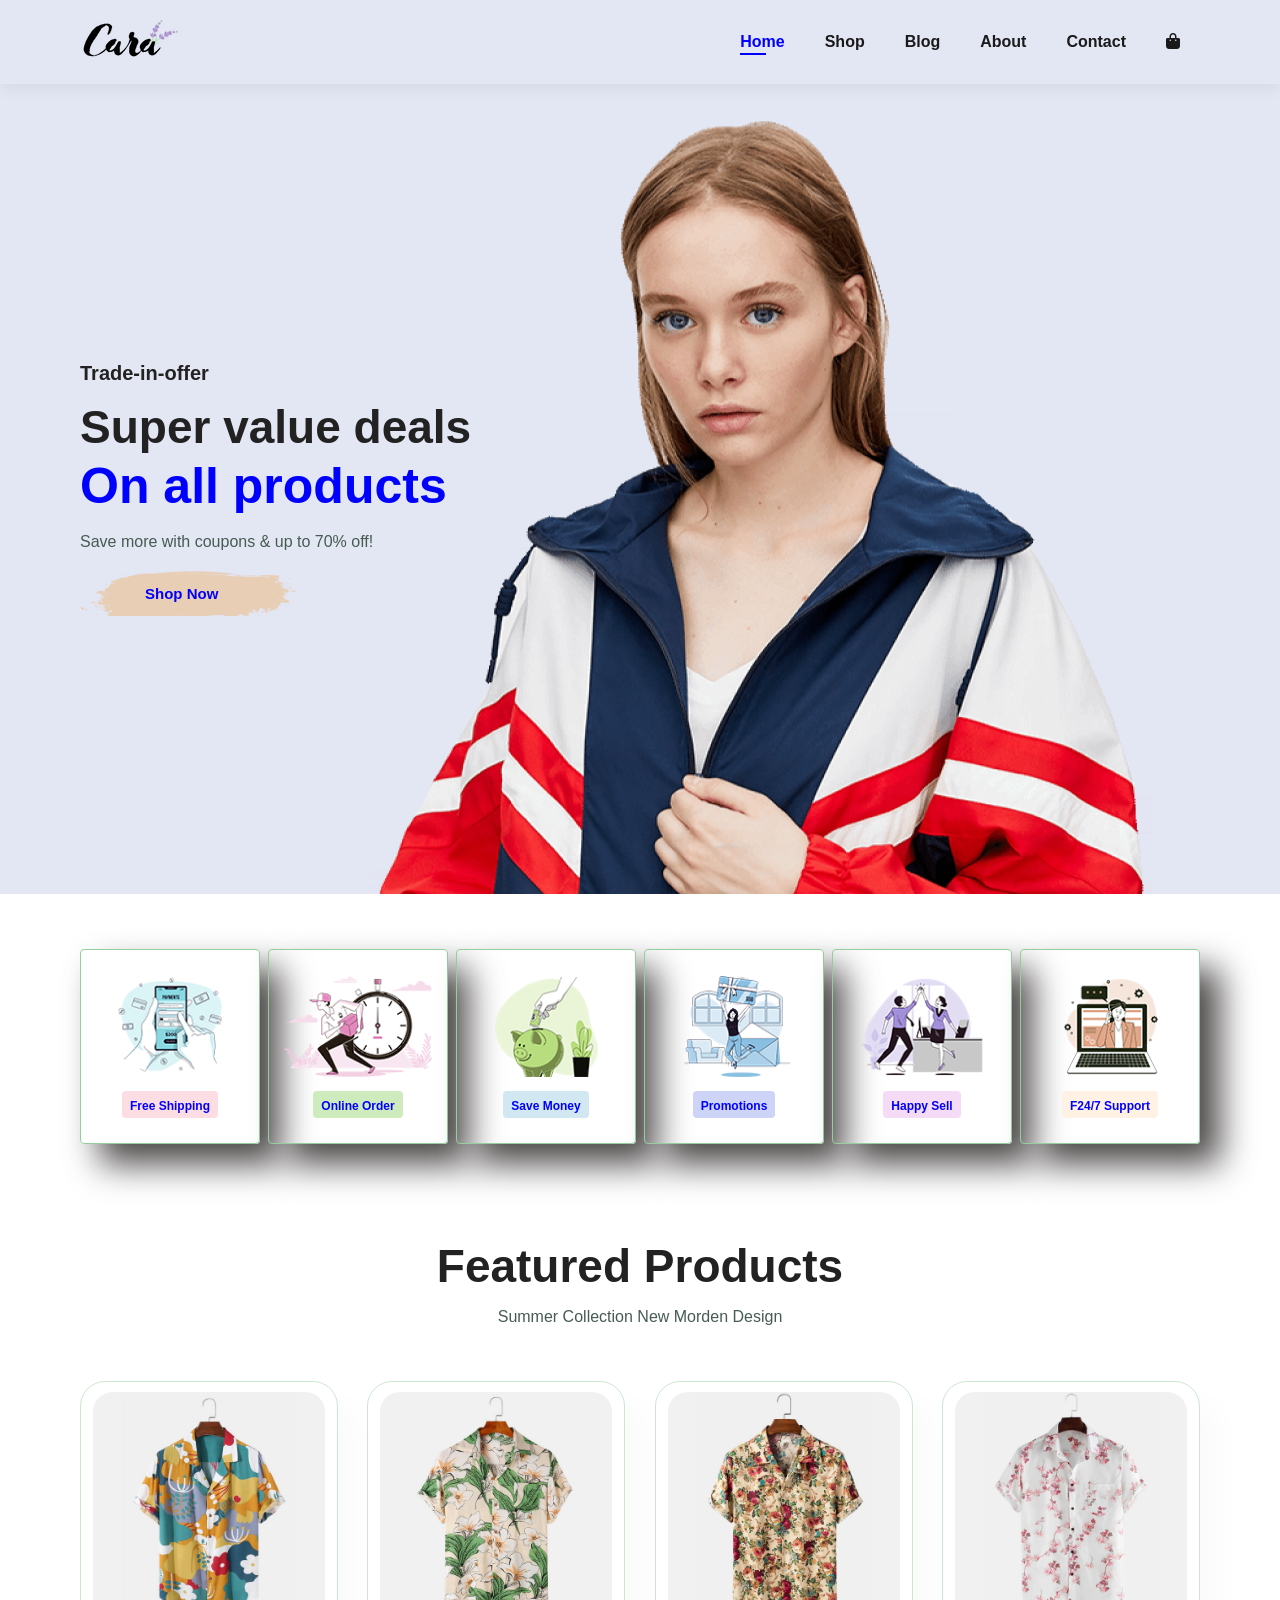
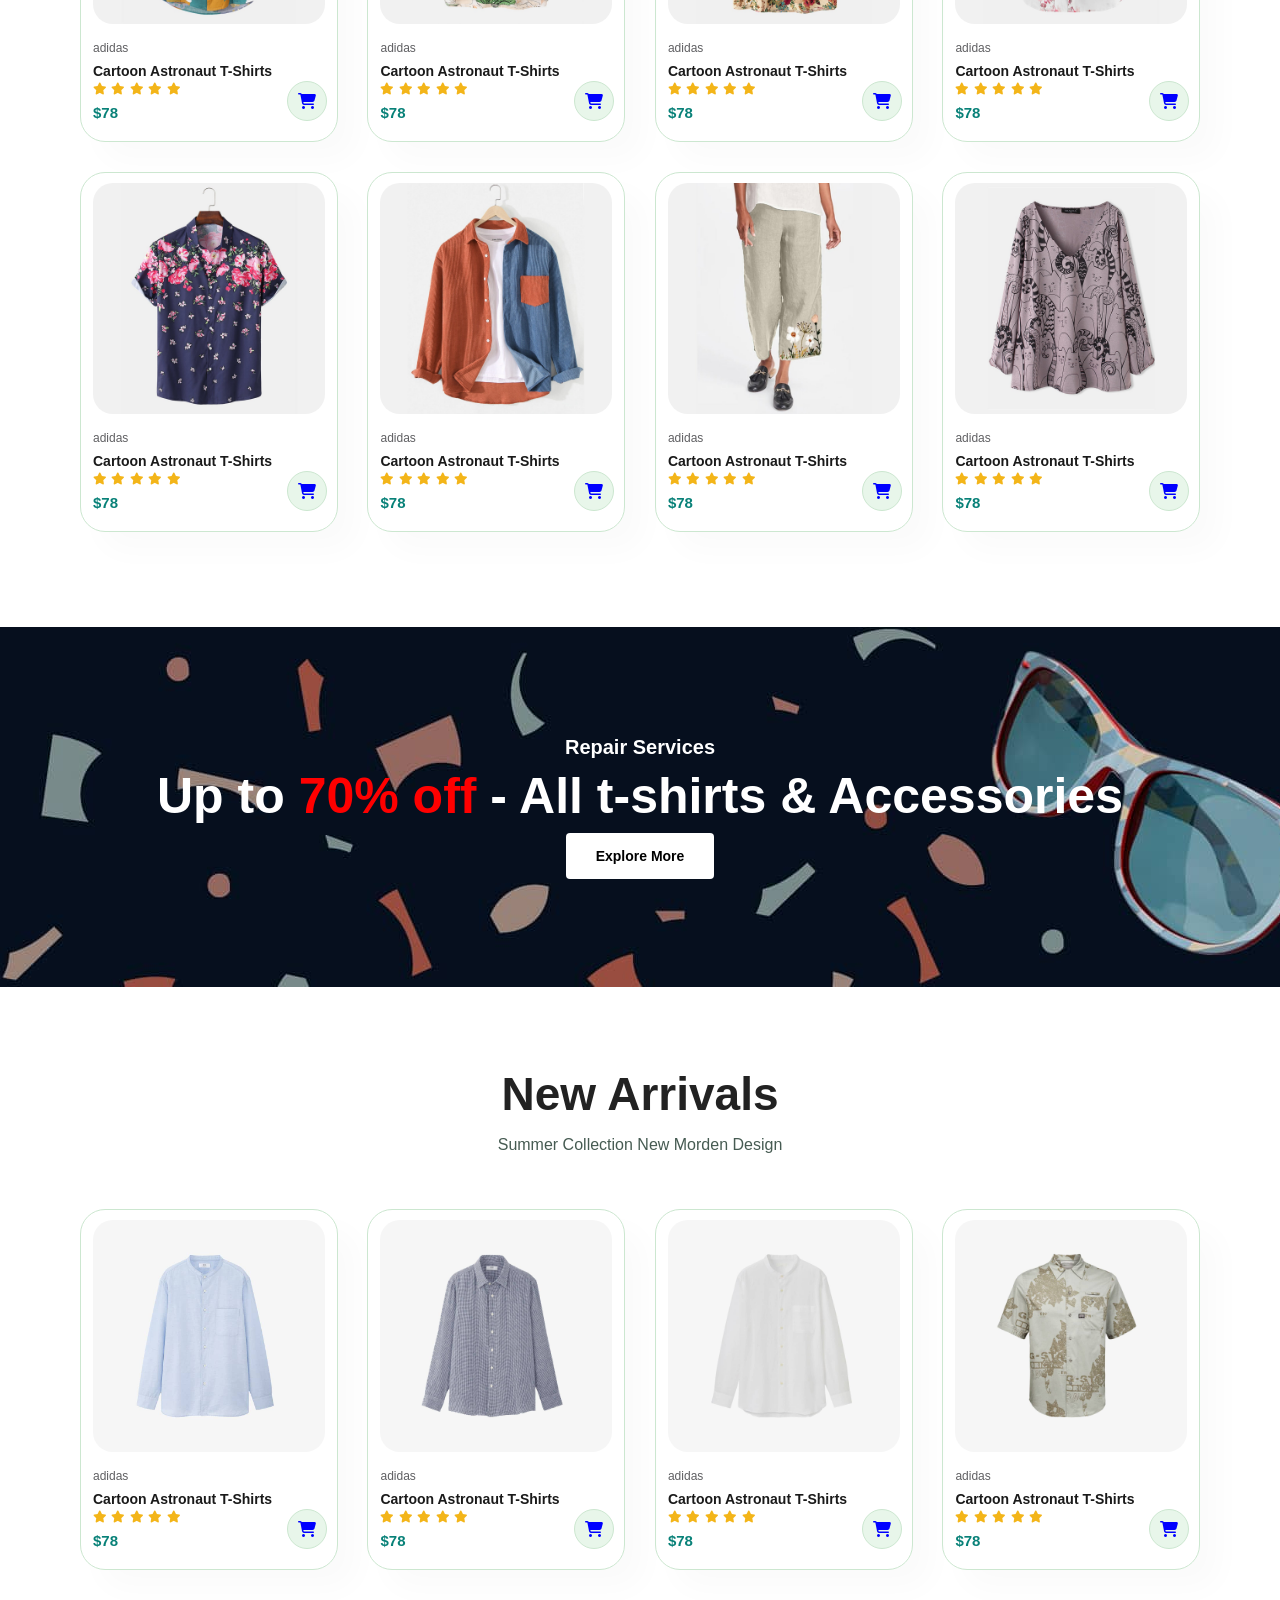
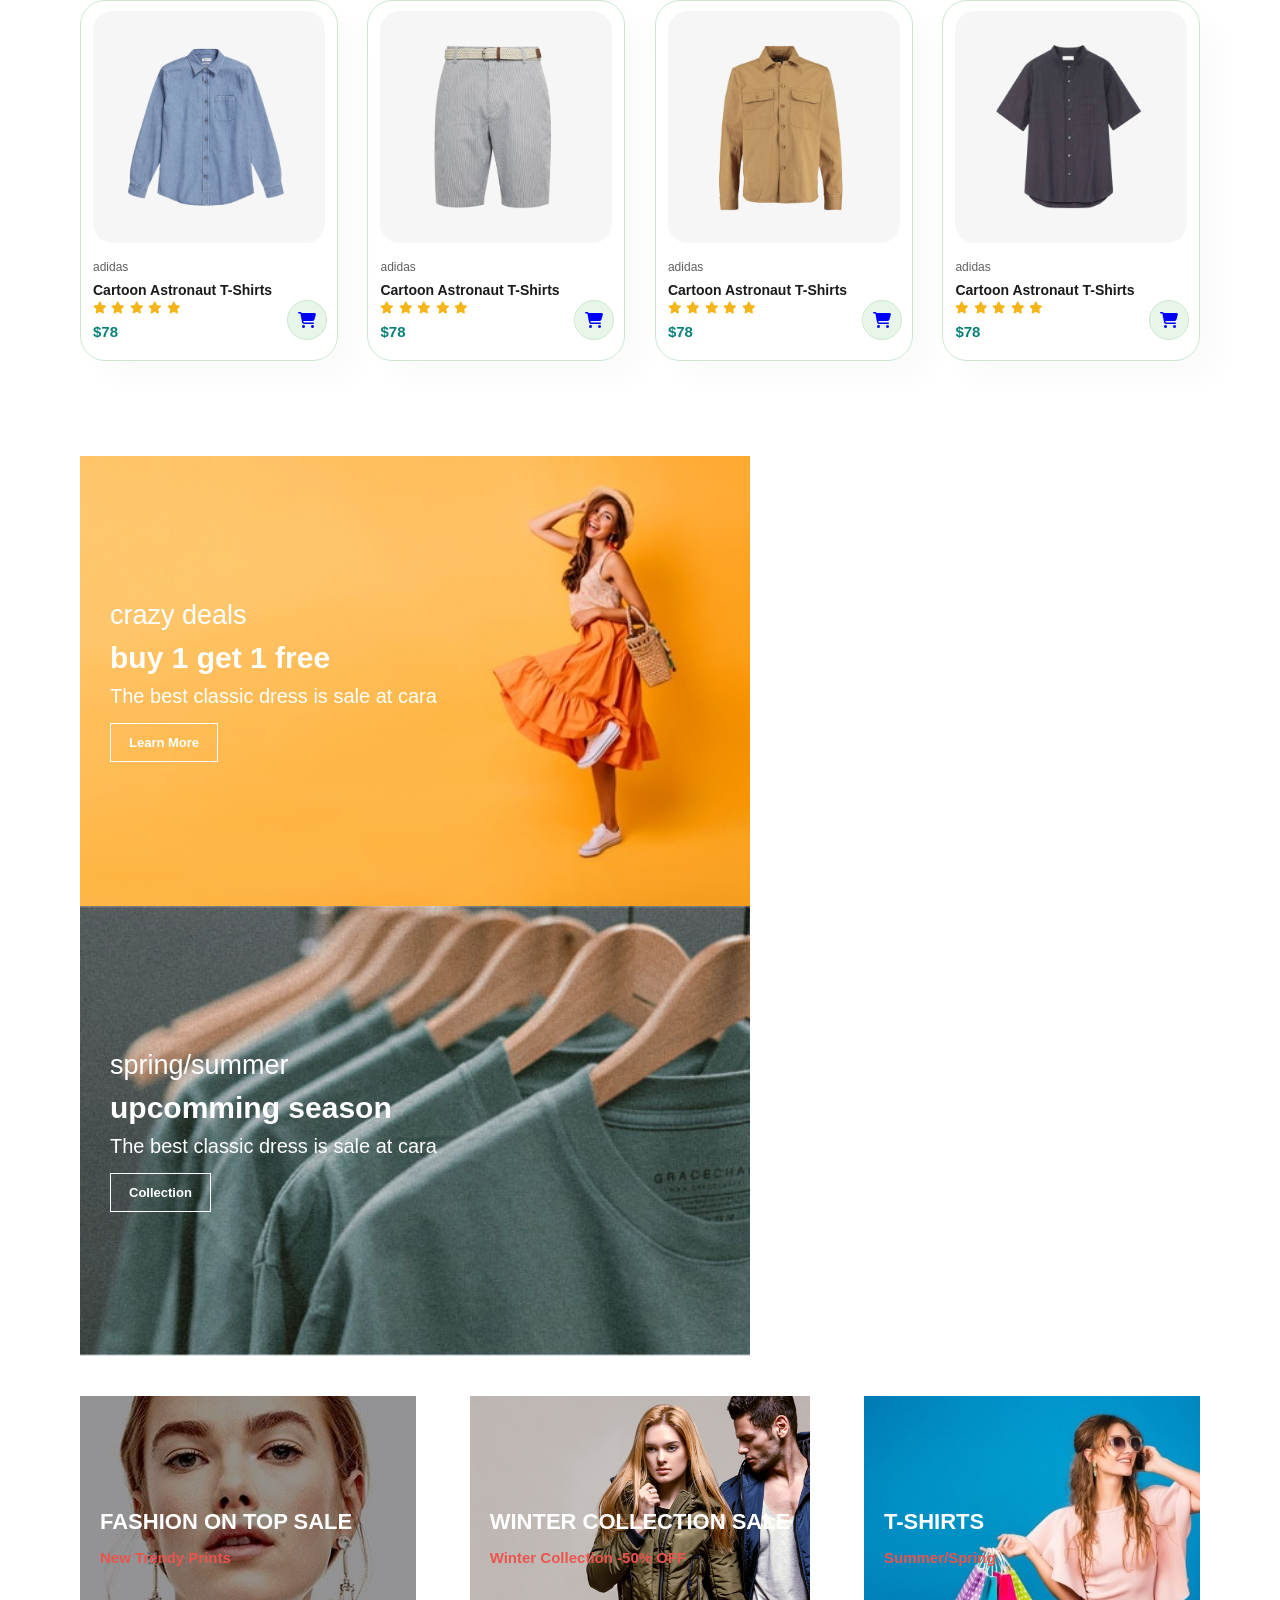
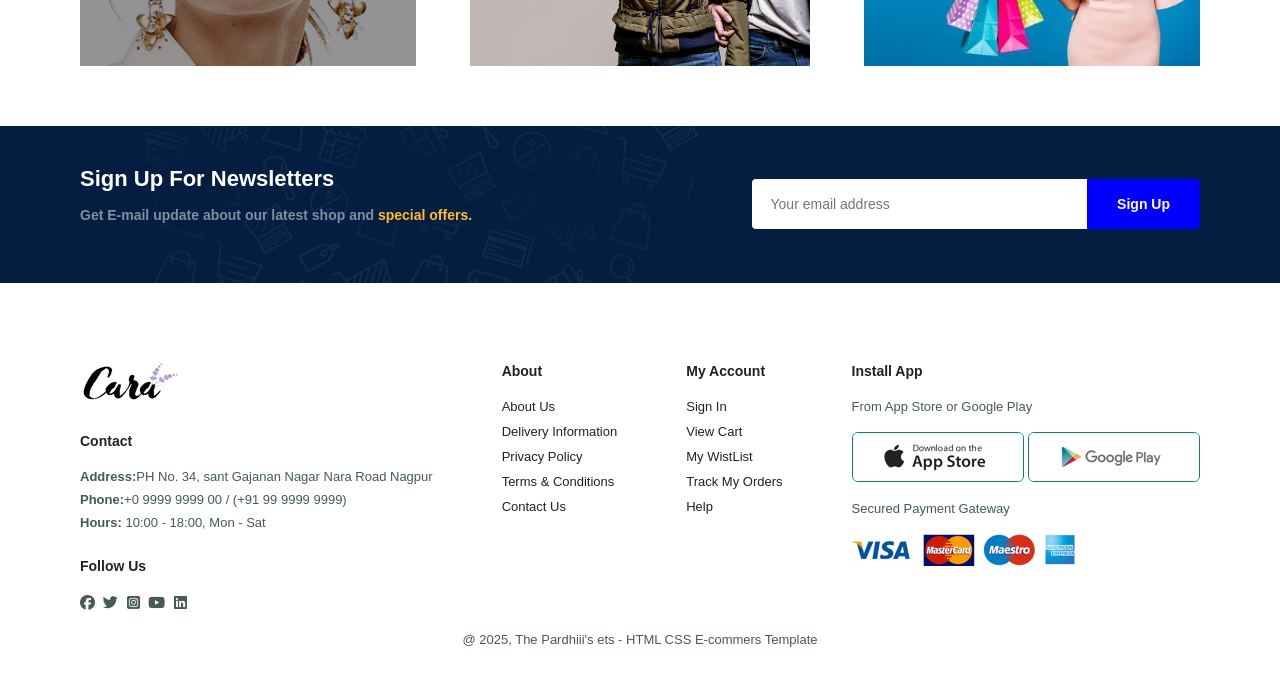
<file: index.html>
<!DOCTYPE html>
<html lang="en">

<head>
    <meta charset="UTF-8">
    <meta name="viewport" content="width=device-width, initial-scale=1.0">
    <title>The Pardhiii's E-commers</title>
    <link rel="stylesheet" href="style.css">
    <link rel="stylesheet" href="https://cdnjs.cloudflare.com/ajax/libs/font-awesome/6.7.2/css/all.min.css"
        integrity="sha512-Evv84Mr4kqVGRNSgIGL/F/aIDqQb7xQ2vcrdIwxfjThSH8CSR7PBEakCr51Ck+w+/U6swU2Im1vVX0SVk9ABhg=="
        crossorigin="anonymous" referrerpolicy="no-referrer" />
</head>

<body>

    <section id="header">
        <a href="#"><img src="img/logo.png" class="logo" alt=""></a>

        <div>
            <ul id="navbar">
                <li><a class="active" href="index.html">Home</a></li>
                <li><a href="shop.html">Shop</a></li> 
                <li><a href="blog.html">Blog</a></li>
                <li><a href="about.html">About</a></li>
                <li><a href="contact.html">Contact</a></li>
                <li id="lg-bag"><a href="cart.html"><i class="fa-solid fa-bag-shopping"></i></a></li>
                <a href="" id="close"><i class="fa-solid fa-xmark"></i></a>
            </ul>
        </div>

        <div id="mobile">
            <a href="cart.html"><i class="fa-solid fa-bag-shopping"></i></a>
            <i id="bar" class="fas fa-outdent"></i>
        </div>
    </section>

    <section id="hero">
        <h4>Trade-in-offer</h4>
        <h2>Super value deals</h2>
        <h1>On all products</h1>
        <p>Save more with coupons & up to 70% off!</p>
        <button>Shop Now</button>
    </section>

    <section id="feature" class="section-p1">
        <div class="fe-box">
            <img src="img/f1.png" alt="">
            <h6>Free Shipping</h6>
        </div>
        <div class="fe-box">
            <img src="img/f2.png" alt="">
            <h6>Online Order</h6>
        </div>
        <div class="fe-box">
            <img src="img/f3.png" alt="">
            <h6>Save Money</h6>
        </div>
        <div class="fe-box">
            <img src="img/f4.png" alt="">
            <h6>Promotions</h6>
        </div>
        <div class="fe-box">
            <img src="img/f5.png" alt="">
            <h6>Happy Sell</h6>
        </div>
        <div class="fe-box">
            <img src="img/f6.png" alt="">
            <h6>F24/7 Support</h6>
        </div>
    </section>

    <section id="product1" class="section-p1">
        <h2>Featured Products</h2>
        <p>Summer Collection New Morden Design</p>
        <div class="pro-container">
            <div class="pro">
                <img src="img/f1.jpg" alt="">
                <div class="des">
                    <span>adidas</span>
                    <h5>Cartoon Astronaut T-Shirts</h5>
                    <div class="star">
                        <i class="fas fa-star"></i>
                        <i class="fas fa-star"></i>
                        <i class="fas fa-star"></i>
                        <i class="fas fa-star"></i>
                        <i class="fas fa-star"></i>
                    </div>
                    <h4>$78</h4>
                </div>
                <a href="#" style="width: 40px;
                height: 40px;
                line-height: 40px;
                border-radius: 50px;
                background-color: #e8f6ea;
                font-weight: 500;
                color: blue;
                border: 1px solid #cce7d0;
                position: absolute;
                bottom: 20px;
                right: 10px;"><i class="fa-solid fa-cart-shopping Shipping"></i></a>
            </div>
            <div class="pro">
                <img src="img/f2.jpg" alt="">
                <div class="des">
                    <span>adidas</span>
                    <h5>Cartoon Astronaut T-Shirts</h5>
                    <div class="star">
                        <i class="fas fa-star"></i>
                        <i class="fas fa-star"></i>
                        <i class="fas fa-star"></i>
                        <i class="fas fa-star"></i>
                        <i class="fas fa-star"></i>
                    </div>
                    <h4>$78</h4>
                </div>
                <a href="#" style="width: 40px;
                height: 40px;
                line-height: 40px;
                border-radius: 50px;
                background-color: #e8f6ea;
                font-weight: 500;
                color: blue;
                border: 1px solid #cce7d0;
                position: absolute;
                bottom: 20px;
                right: 10px;"><i class="fa-solid fa-cart-shopping Shipping"></i></a>
            </div>
            <div class="pro">
                <img src="img/f3.jpg" alt="">
                <div class="des">
                    <span>adidas</span>
                    <h5>Cartoon Astronaut T-Shirts</h5>
                    <div class="star">
                        <i class="fas fa-star"></i>
                        <i class="fas fa-star"></i>
                        <i class="fas fa-star"></i>
                        <i class="fas fa-star"></i>
                        <i class="fas fa-star"></i>
                    </div>
                    <h4>$78</h4>
                </div>
                <a href="#" style="width: 40px;
                height: 40px;
                line-height: 40px;
                border-radius: 50px;
                background-color: #e8f6ea;
                font-weight: 500;
                color: blue;
                border: 1px solid #cce7d0;
                position: absolute;
                bottom: 20px;
                right: 10px;"><i class="fa-solid fa-cart-shopping Shipping"></i></a>
            </div>
            <div class="pro">
                <img src="img/f4.jpg" alt="">
                <div class="des">
                    <span>adidas</span>
                    <h5>Cartoon Astronaut T-Shirts</h5>
                    <div class="star">
                        <i class="fas fa-star"></i>
                        <i class="fas fa-star"></i>
                        <i class="fas fa-star"></i>
                        <i class="fas fa-star"></i>
                        <i class="fas fa-star"></i>
                    </div>
                    <h4>$78</h4>
                </div>
                <a href="#" style="width: 40px;
                height: 40px;
                line-height: 40px;
                border-radius: 50px;
                background-color: #e8f6ea;
                font-weight: 500;
                color: blue;
                border: 1px solid #cce7d0;
                position: absolute;
                bottom: 20px;
                right: 10px;"><i class="fa-solid fa-cart-shopping Shipping"></i></a>
            </div>
            <div class="pro">
                <img src="img/f5.jpg" alt="">
                <div class="des">
                    <span>adidas</span>
                    <h5>Cartoon Astronaut T-Shirts</h5>
                    <div class="star">
                        <i class="fas fa-star"></i>
                        <i class="fas fa-star"></i>
                        <i class="fas fa-star"></i>
                        <i class="fas fa-star"></i>
                        <i class="fas fa-star"></i>
                    </div>
                    <h4>$78</h4>
                </div>
                <a href="#" style="width: 40px;
                height: 40px;
                line-height: 40px;
                border-radius: 50px;
                background-color: #e8f6ea;
                font-weight: 500;
                color: blue;
                border: 1px solid #cce7d0;
                position: absolute;
                bottom: 20px;
                right: 10px;"><i class="fa-solid fa-cart-shopping Shipping"></i></a>
            </div>
            <div class="pro">
                <img src="img/f6.jpg" alt="">
                <div class="des">
                    <span>adidas</span>
                    <h5>Cartoon Astronaut T-Shirts</h5>
                    <div class="star">
                        <i class="fas fa-star"></i>
                        <i class="fas fa-star"></i>
                        <i class="fas fa-star"></i>
                        <i class="fas fa-star"></i>
                        <i class="fas fa-star"></i>
                    </div>
                    <h4>$78</h4>
                </div>
                <a href="#" style="width: 40px;
                height: 40px;
                line-height: 40px;
                border-radius: 50px;
                background-color: #e8f6ea;
                font-weight: 500;
                color: blue;
                border: 1px solid #cce7d0;
                position: absolute;
                bottom: 20px;
                right: 10px;"><i class="fa-solid fa-cart-shopping Shipping"></i></a>
            </div>
            <div class="pro">
                <img src="img/f7.jpg" alt="">
                <div class="des">
                    <span>adidas</span>
                    <h5>Cartoon Astronaut T-Shirts</h5>
                    <div class="star">
                        <i class="fas fa-star"></i>
                        <i class="fas fa-star"></i>
                        <i class="fas fa-star"></i>
                        <i class="fas fa-star"></i>
                        <i class="fas fa-star"></i>
                    </div>
                    <h4>$78</h4>
                </div>
                <a href="#" style="width: 40px;
                height: 40px;
                line-height: 40px;
                border-radius: 50px;
                background-color: #e8f6ea;
                font-weight: 500;
                color: blue;
                border: 1px solid #cce7d0;
                position: absolute;
                bottom: 20px;
                right: 10px;"><i class="fa-solid fa-cart-shopping Shipping"></i></a>
            </div>
            <div class="pro">
                <img src="img/f8.jpg" alt="">
                <div class="des">
                    <span>adidas</span>
                    <h5>Cartoon Astronaut T-Shirts</h5>
                    <div class="star">
                        <i class="fas fa-star"></i>
                        <i class="fas fa-star"></i>
                        <i class="fas fa-star"></i>
                        <i class="fas fa-star"></i>
                        <i class="fas fa-star"></i>
                    </div>
                    <h4>$78</h4>
                </div>
                <a href="#" style="width: 40px;
                height: 40px;
                line-height: 40px;
                border-radius: 50px;
                background-color: #e8f6ea;
                font-weight: 500;
                color: blue;
                border: 1px solid #cce7d0;
                position: absolute;
                bottom: 20px;
                right: 10px;"><i class="fa-solid fa-cart-shopping Shipping"></i></a>
            </div>

        </div>
    </section>

    <section id="banner" class="section-m1">
        <h4>Repair Services</h4>
        <h2>Up to <span>70% off</span> - All t-shirts & Accessories</h2>
        <button class="normal">Explore More</button>
    </section>

    <section id="product1" class="section-p1">
        <h2>New Arrivals</h2>
        <p>Summer Collection New Morden Design</p>
        <div class="pro-container">
            <div class="pro">
                <img src="img/n1.jpg" alt="">
                <div class="des">
                    <span>adidas</span>
                    <h5>Cartoon Astronaut T-Shirts</h5>
                    <div class="star">
                        <i class="fas fa-star"></i>
                        <i class="fas fa-star"></i>
                        <i class="fas fa-star"></i>
                        <i class="fas fa-star"></i>
                        <i class="fas fa-star"></i>
                    </div>
                    <h4>$78</h4>
                </div>
                <a href="#" style="width: 40px;
                height: 40px;
                line-height: 40px;
                border-radius: 50px;
                background-color: #e8f6ea;
                font-weight: 500;
                color: blue;
                border: 1px solid #cce7d0;
                position: absolute;
                bottom: 20px;
                right: 10px;"><i class="fa-solid fa-cart-shopping Shipping"></i></a>
            </div>
            <div class="pro">
                <img src="img/n2.jpg" alt="">
                <div class="des">
                    <span>adidas</span>
                    <h5>Cartoon Astronaut T-Shirts</h5>
                    <div class="star">
                        <i class="fas fa-star"></i>
                        <i class="fas fa-star"></i>
                        <i class="fas fa-star"></i>
                        <i class="fas fa-star"></i>
                        <i class="fas fa-star"></i>
                    </div>
                    <h4>$78</h4>
                </div>
                <a href="#" style="width: 40px;
                height: 40px;
                line-height: 40px;
                border-radius: 50px;
                background-color: #e8f6ea;
                font-weight: 500;
                color: blue;
                border: 1px solid #cce7d0;
                position: absolute;
                bottom: 20px;
                right: 10px;"><i class="fa-solid fa-cart-shopping Shipping"></i></a>
            </div>
            <div class="pro">
                <img src="img/n3.jpg" alt="">
                <div class="des">
                    <span>adidas</span>
                    <h5>Cartoon Astronaut T-Shirts</h5>
                    <div class="star">
                        <i class="fas fa-star"></i>
                        <i class="fas fa-star"></i>
                        <i class="fas fa-star"></i>
                        <i class="fas fa-star"></i>
                        <i class="fas fa-star"></i>
                    </div>
                    <h4>$78</h4>
                </div>
                <a href="#" style="width: 40px;
                height: 40px;
                line-height: 40px;
                border-radius: 50px;
                background-color: #e8f6ea;
                font-weight: 500;
                color: blue;
                border: 1px solid #cce7d0;
                position: absolute;
                bottom: 20px;
                right: 10px;"><i class="fa-solid fa-cart-shopping Shipping"></i></a>
            </div>
            <div class="pro">
                <img src="img/n4.jpg" alt="">
                <div class="des">
                    <span>adidas</span>
                    <h5>Cartoon Astronaut T-Shirts</h5>
                    <div class="star">
                        <i class="fas fa-star"></i>
                        <i class="fas fa-star"></i>
                        <i class="fas fa-star"></i>
                        <i class="fas fa-star"></i>
                        <i class="fas fa-star"></i>
                    </div>
                    <h4>$78</h4>
                </div>
                <a href="#" style="width: 40px;
                height: 40px;
                line-height: 40px;
                border-radius: 50px;
                background-color: #e8f6ea;
                font-weight: 500;
                color: blue;
                border: 1px solid #cce7d0;
                position: absolute;
                bottom: 20px;
                right: 10px;"><i class="fa-solid fa-cart-shopping Shipping"></i></a>
            </div>
            <div class="pro">
                <img src="img/n5.jpg" alt="">
                <div class="des">
                    <span>adidas</span>
                    <h5>Cartoon Astronaut T-Shirts</h5>
                    <div class="star">
                        <i class="fas fa-star"></i>
                        <i class="fas fa-star"></i>
                        <i class="fas fa-star"></i>
                        <i class="fas fa-star"></i>
                        <i class="fas fa-star"></i>
                    </div>
                    <h4>$78</h4>
                </div>
                <a href="#" style="width: 40px;
                height: 40px;
                line-height: 40px;
                border-radius: 50px;
                background-color: #e8f6ea;
                font-weight: 500;
                color: blue;
                border: 1px solid #cce7d0;
                position: absolute;
                bottom: 20px;
                right: 10px;"><i class="fa-solid fa-cart-shopping Shipping"></i></a>
            </div>
            <div class="pro">
                <img src="img/n6.jpg" alt="">
                <div class="des">
                    <span>adidas</span>
                    <h5>Cartoon Astronaut T-Shirts</h5>
                    <div class="star">
                        <i class="fas fa-star"></i>
                        <i class="fas fa-star"></i>
                        <i class="fas fa-star"></i>
                        <i class="fas fa-star"></i>
                        <i class="fas fa-star"></i>
                    </div>
                    <h4>$78</h4>
                </div>
                <a href="#" style="width: 40px;
                height: 40px;
                line-height: 40px;
                border-radius: 50px;
                background-color: #e8f6ea;
                font-weight: 500;
                color: blue;
                border: 1px solid #cce7d0;
                position: absolute;
                bottom: 20px;
                right: 10px;"><i class="fa-solid fa-cart-shopping Shipping"></i></a>
            </div>
            <div class="pro">
                <img src="img/n7.jpg" alt="">
                <div class="des">
                    <span>adidas</span>
                    <h5>Cartoon Astronaut T-Shirts</h5>
                    <div class="star">
                        <i class="fas fa-star"></i>
                        <i class="fas fa-star"></i>
                        <i class="fas fa-star"></i>
                        <i class="fas fa-star"></i>
                        <i class="fas fa-star"></i>
                    </div>
                    <h4>$78</h4>
                </div>
                <a href="#" style="width: 40px;
                height: 40px;
                line-height: 40px;
                border-radius: 50px;
                background-color: #e8f6ea;
                font-weight: 500;
                color: blue;
                border: 1px solid #cce7d0;
                position: absolute;
                bottom: 20px;
                right: 10px;"><i class="fa-solid fa-cart-shopping Shipping"></i></a>
            </div>
            <div class="pro">
                <img src="img/n8.jpg" alt="">
                <div class="des">
                    <span>adidas</span>
                    <h5>Cartoon Astronaut T-Shirts</h5>
                    <div class="star">
                        <i class="fas fa-star"></i>
                        <i class="fas fa-star"></i>
                        <i class="fas fa-star"></i>
                        <i class="fas fa-star"></i>
                        <i class="fas fa-star"></i>
                    </div>
                    <h4>$78</h4>
                </div>
                <a href="#" style="width: 40px;
                height: 40px;
                line-height: 40px;
                border-radius: 50px;
                background-color: #e8f6ea;
                font-weight: 500;
                color: blue;
                border: 1px solid #cce7d0;
                position: absolute;
                bottom: 20px;
                right: 10px;"><i class="fa-solid fa-cart-shopping Shipping"></i></a>
            </div>

        </div>
    </section>

    <section id="sm-banner" class="section-p1">
        <div class="banner-box">
            <h4>crazy deals</h4>
            <h2>buy 1 get 1 free</h2>
            <span>The best classic dress is sale at cara</span>
            <button class="white">Learn More</button>
        </div>
        <div class="banner-box banner-box2">
            <h4>spring/summer</h4>
            <h2>upcomming season</h2>
            <span>The best classic dress is sale at cara</span>
            <button class="white">Collection</button>
        </div>
    </section>

    <section id="banner3">
        <div class="banner-box">
            <h2>FASHION ON TOP SALE</h2>
            <h3>New Trendy Prints</h3>
        </div>
        <div class="banner-box banner-box2">
            <h2>WINTER COLLECTION SALE</h2>
            <h3>Winter Collection -50% OFF</h3>
        </div>
        <div class="banner-box banner-box3">
            <h2>T-SHIRTS</h2>
            <h3>Summer/Spring</h3>
        </div>
    </section>

    <section id="newsletter" class="section-p1 section-m1">
        <div class="newtext">
            <h4>Sign Up For Newsletters</h4>
            <p>Get E-mail update about our latest shop and <span>special offers.</span></p>
        </div>
        <div class="form">
            <input type="text" placeholder="Your email address">
            <button class="normal">Sign Up</button>
        </div>
    </section>

    <footer class="section-p1">
        <div class="col">
            <img class="logo" src="img/logo.png" alt="">
            <h4>Contact</h4>
            <p><strong>Address:</strong>PH No. 34, sant Gajanan Nagar Nara Road Nagpur</p>
            <p><strong>Phone:</strong>+0 9999 9999 00 / (+91 99 9999 9999)</p>
            <p><strong>Hours:</strong> 10:00 - 18:00, Mon - Sat</p>
            <div class="follow">
                <h4>Follow Us</h4>
                <div class="icon">
                    <a href="#"><i class="fa-brands fa-facebook"></i></a>
                    <a href="#"><i class="fa-brands fa-twitter"></i></a>
                    <a href="#"><i class="fa-brands fa-square-instagram"></i></a>
                    <a href="#"><i class="fa-brands fa-youtube"></i></a>
                    <a href="#"><i class="fa-brands fa-linkedin"></i></a>
                </div>
            </div>
        </div>

        <div class="col">
            <h4>About</h4>
            <a href="#">About Us</a>
            <a href="#">Delivery Information</a>
            <a href="#">Privacy Policy</a>
            <a href="#">Terms & Conditions</a>
            <a href="#">Contact Us</a>
        </div>

        <div class="col">
            <h4>My Account</h4>
            <a href="#">Sign In</a>
            <a href="#">View Cart</a>
            <a href="#">My WistList</a>
            <a href="#">Track My Orders</a>
            <a href="#">Help</a>
        </div>

        <div class="col install">
            <h4>Install App</h4>
            <p>From App Store or Google Play</p>
            <div class="row">
                <img src="img/app.jpg" alt="">
                <img src="img/play.jpg" alt="">
            </div>
            <p>Secured Payment Gateway</p>
            <img src="img/pay.png" alt="">
        </div>

        <div class="copyright">
            <p>@ 2025, The Pardhiii's ets - HTML CSS E-commers Template</p>
        </div>
    </footer>

    <script src="script.js"></script>
</body>

</html>
</file>
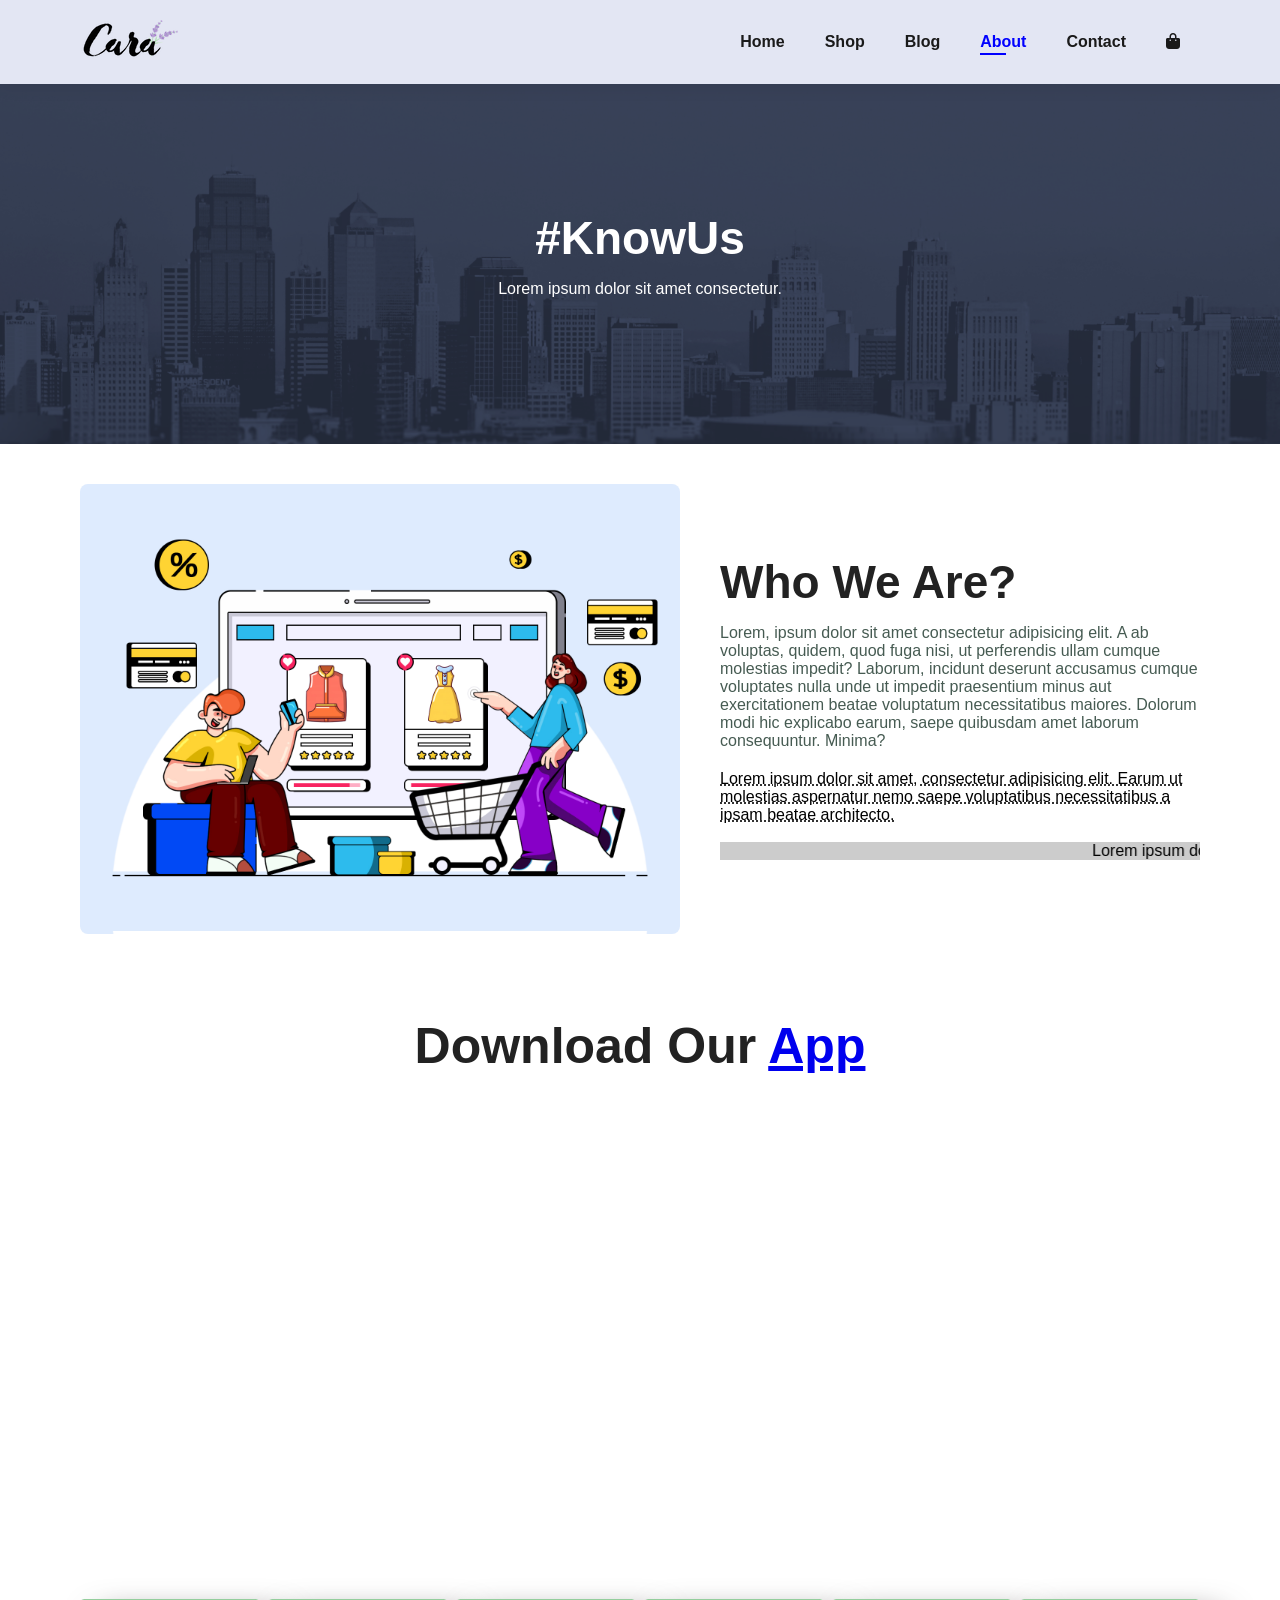
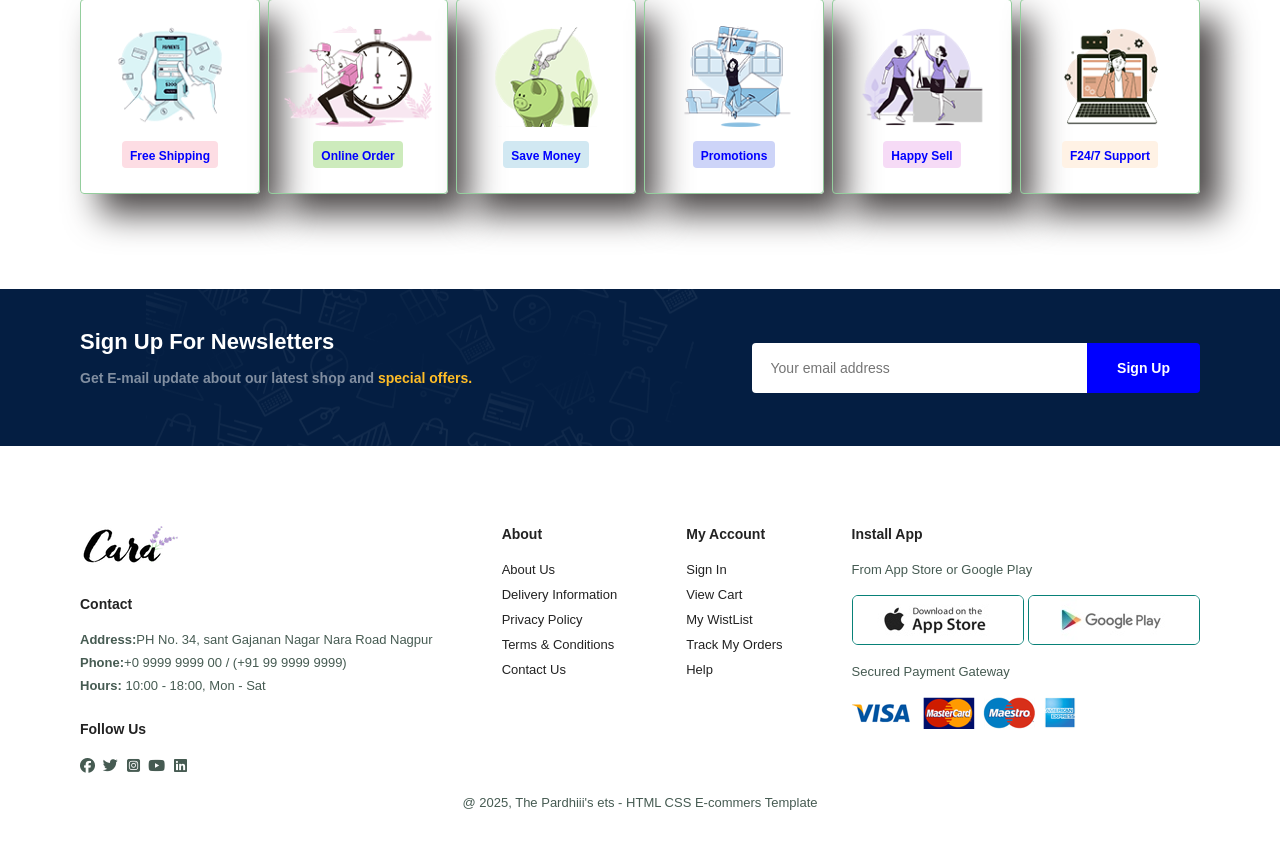
<file: about.html>
<!DOCTYPE html>
<html lang="en">

<head>
    <meta charset="UTF-8">
    <meta name="viewport" content="width=device-width, initial-scale=1.0">
    <title>The Pardhiii's E-commers</title>
    <link rel="stylesheet" href="style.css">
    <link rel="stylesheet" href="https://cdnjs.cloudflare.com/ajax/libs/font-awesome/6.7.2/css/all.min.css"
        integrity="sha512-Evv84Mr4kqVGRNSgIGL/F/aIDqQb7xQ2vcrdIwxfjThSH8CSR7PBEakCr51Ck+w+/U6swU2Im1vVX0SVk9ABhg=="
        crossorigin="anonymous" referrerpolicy="no-referrer" />
</head>

<body>

    <section id="header"> 
        <a href="#"><img src="img/logo.png" class="logo" alt=""></a>

        <div>
            <ul id="navbar">
                <li><a href="index.html">Home</a></li>
                <li><a href="shop.html">Shop</a></li>
                <li><a href="blog.html">Blog</a></li>
                <li><a class="active" href="about.html">About</a></li>
                <li><a href="contact.html">Contact</a></li>
                <li id="lg-bag"><a href="cart.html"><i class="fa-solid fa-bag-shopping"></i></a></li>
                <a href="" id="close"><i class="fa-solid fa-xmark"></i></a>
            </ul>
        </div>

        <div id="mobile">
            <a href="cart.html"><i class="fa-solid fa-bag-shopping"></i></a>
            <i id="bar" class="fas fa-outdent"></i>
        </div>
    </section>

    <section id="page-header" class="about-header">
        <h2>#KnowUs</h2>
        <p>Lorem ipsum dolor sit amet consectetur.</p>
    </section>

    <section id="about-head" class="section-p1">
        <img src="img/a6.jpg" alt="">
        <div>
            <h2>Who We Are?</h2>
            <p>Lorem, ipsum dolor sit amet consectetur adipisicing elit. A ab voluptas, quidem, quod fuga nisi, ut perferendis ullam cumque molestias impedit? Laborum, incidunt deserunt accusamus cumque voluptates nulla unde ut impedit praesentium minus aut exercitationem beatae voluptatum necessitatibus maiores. Dolorum modi hic explicabo earum, saepe quibusdam amet laborum consequuntur. Minima?</p>

            <abbr title="">Lorem ipsum dolor sit amet, consectetur adipisicing elit. Earum ut molestias aspernatur nemo saepe voluptatibus necessitatibus a ipsam beatae architecto.</abbr>

            <br><br>

            <marquee bgcolor="#ccc" loop="-1" scrollamount="5" width="100%">
                Lorem ipsum dolor sit amet, consectetur adipisicing elit. Earum ut molestias aspernatur nemo saepe voluptatibus necessitatibus a ipsam beatae architecto.
            </marquee>
        </div>
    </section>

    <section id="about-app" class="section-p1">
        <h1>Download Our <a href="#"> App</a></h1>
        <div class="video">
            <video autoplay muted loop src="img/1.mp4"></video>
        </div>
    </section>

    <section id="feature" class="section-p1">
        <div class="fe-box">
            <img src="img/f1.png" alt="">
            <h6>Free Shipping</h6>
        </div>
        <div class="fe-box">
            <img src="img/f2.png" alt="">
            <h6>Online Order</h6>
        </div>
        <div class="fe-box">
            <img src="img/f3.png" alt="">
            <h6>Save Money</h6>
        </div>
        <div class="fe-box">
            <img src="img/f4.png" alt="">
            <h6>Promotions</h6>
        </div>
        <div class="fe-box">
            <img src="img/f5.png" alt="">
            <h6>Happy Sell</h6>
        </div>
        <div class="fe-box">
            <img src="img/f6.png" alt="">
            <h6>F24/7 Support</h6>
        </div>
    </section>

    <section id="newsletter" class="section-p1 section-m1">
        <div class="newtext">
            <h4>Sign Up For Newsletters</h4>
            <p>Get E-mail update about our latest shop and <span>special offers.</span></p>
        </div>
        <div class="form">
            <input type="text" placeholder="Your email address">
            <button class="normal">Sign Up</button>
        </div>
    </section>

    <footer class="section-p1">
        <div class="col">
            <img class="logo" src="img/logo.png" alt="">
            <h4>Contact</h4>
            <p><strong>Address:</strong>PH No. 34, sant Gajanan Nagar Nara Road Nagpur</p>
            <p><strong>Phone:</strong>+0 9999 9999 00 / (+91 99 9999 9999)</p>
            <p><strong>Hours:</strong> 10:00 - 18:00, Mon - Sat</p>
            <div class="follow">
                <h4>Follow Us</h4>
                <div class="icon">
                    <a href="#"><i class="fa-brands fa-facebook"></i></a>
                    <a href="#"><i class="fa-brands fa-twitter"></i></a>
                    <a href="#"><i class="fa-brands fa-square-instagram"></i></a>
                    <a href="#"><i class="fa-brands fa-youtube"></i></a>
                    <a href="#"><i class="fa-brands fa-linkedin"></i></a>
                </div>
            </div>
        </div>

        <div class="col">
            <h4>About</h4>
            <a href="#">About Us</a>
            <a href="#">Delivery Information</a>
            <a href="#">Privacy Policy</a>
            <a href="#">Terms & Conditions</a>
            <a href="#">Contact Us</a>
        </div>

        <div class="col">
            <h4>My Account</h4>
            <a href="#">Sign In</a>
            <a href="#">View Cart</a>
            <a href="#">My WistList</a>
            <a href="#">Track My Orders</a>
            <a href="#">Help</a>
        </div>

        <div class="col install">
            <h4>Install App</h4>
            <p>From App Store or Google Play</p>
            <div class="row">
                <img src="img/app.jpg" alt="">
                <img src="img/play.jpg" alt="">
            </div>
            <p>Secured Payment Gateway</p>
            <img src="img/pay.png" alt="">
        </div>

        <div class="copyright">
            <p>@ 2025, The Pardhiii's ets - HTML CSS E-commers Template</p>
        </div>
    </footer>

    <script src="script.js"></script>
</body>

</html>
</file>
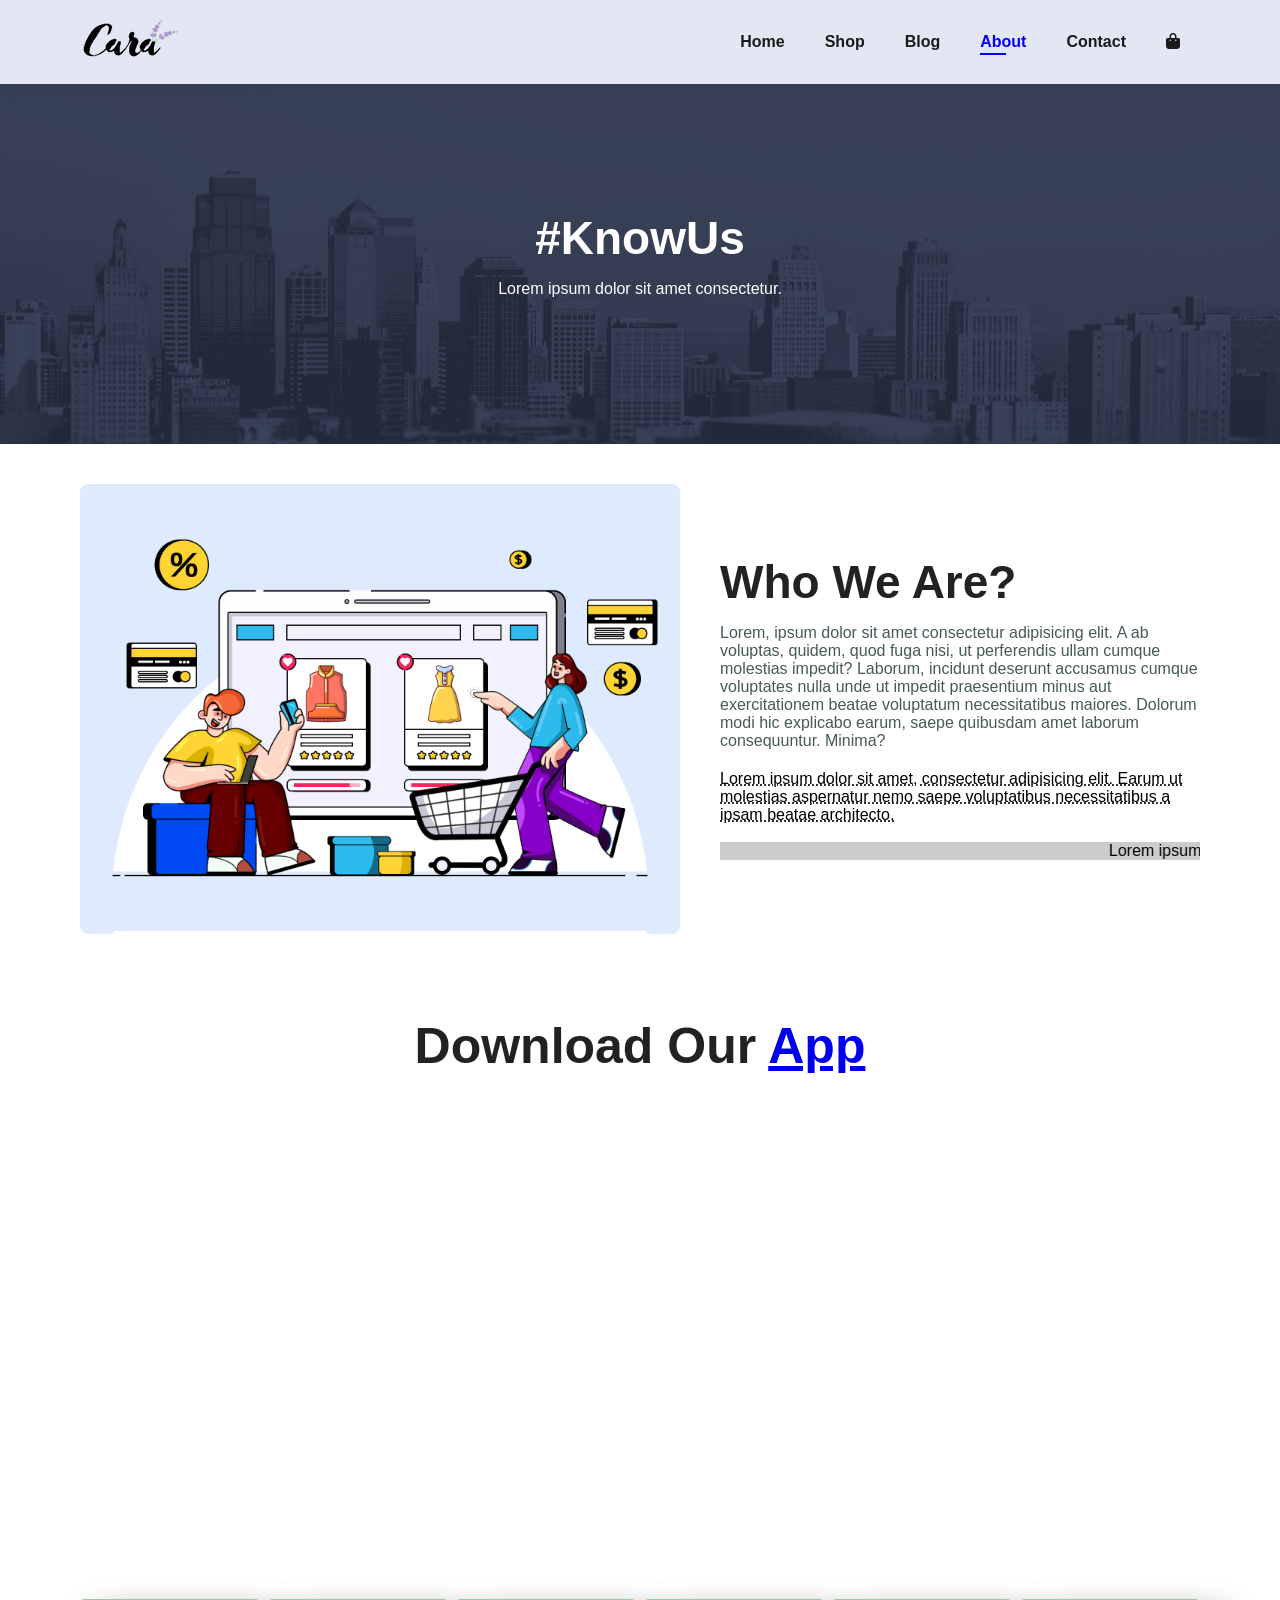
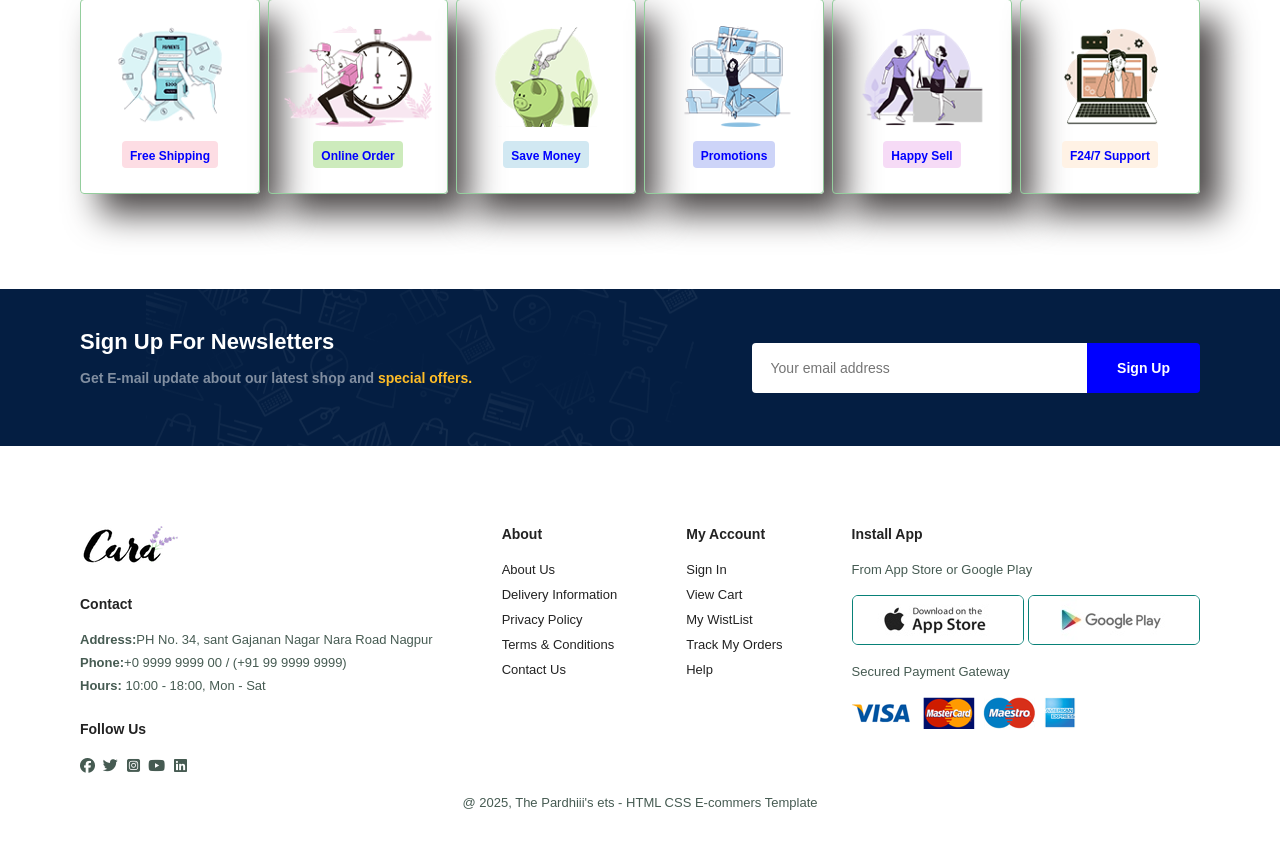
<file: About.html>
<!DOCTYPE html>
<html lang="en">

<head>
    <meta charset="UTF-8">
    <meta name="viewport" content="width=device-width, initial-scale=1.0">
    <title>The Pardhiii's E-commers</title>
    <link rel="stylesheet" href="Style.css">
    <link rel="stylesheet" href="https://cdnjs.cloudflare.com/ajax/libs/font-awesome/6.7.2/css/all.min.css"
        integrity="sha512-Evv84Mr4kqVGRNSgIGL/F/aIDqQb7xQ2vcrdIwxfjThSH8CSR7PBEakCr51Ck+w+/U6swU2Im1vVX0SVk9ABhg=="
        crossorigin="anonymous" referrerpolicy="no-referrer" />
</head>

<body>

    <section id="header"> 
        <a href="#"><img src="img/logo.png" class="logo" alt=""></a>

        <div>
            <ul id="navbar">
                <li><a href="Index.html">Home</a></li>
                <li><a href="Shop.html">Shop</a></li>
                <li><a href="Blog.html">Blog</a></li>
                <li><a class="active" href="About.html">About</a></li>
                <li><a href="Contact.html">Contact</a></li>
                <li id="lg-bag"><a href="Cart.html"><i class="fa-solid fa-bag-shopping"></i></a></li>
                <a href="" id="close"><i class="fa-solid fa-xmark"></i></a>
            </ul>
        </div>

        <div id="mobile">
            <a href="Cart.html"><i class="fa-solid fa-bag-shopping"></i></a>
            <i id="bar" class="fas fa-outdent"></i>
        </div>
    </section>

    <section id="page-header" class="about-header">
        <h2>#KnowUs</h2>
        <p>Lorem ipsum dolor sit amet consectetur.</p>
    </section>

    <section id="about-head" class="section-p1">
        <img src="img/a6.jpg" alt="">
        <div>
            <h2>Who We Are?</h2>
            <p>Lorem, ipsum dolor sit amet consectetur adipisicing elit. A ab voluptas, quidem, quod fuga nisi, ut perferendis ullam cumque molestias impedit? Laborum, incidunt deserunt accusamus cumque voluptates nulla unde ut impedit praesentium minus aut exercitationem beatae voluptatum necessitatibus maiores. Dolorum modi hic explicabo earum, saepe quibusdam amet laborum consequuntur. Minima?</p>

            <abbr title="">Lorem ipsum dolor sit amet, consectetur adipisicing elit. Earum ut molestias aspernatur nemo saepe voluptatibus necessitatibus a ipsam beatae architecto.</abbr>

            <br><br>

            <marquee bgcolor="#ccc" loop="-1" scrollamount="5" width="100%">
                Lorem ipsum dolor sit amet, consectetur adipisicing elit. Earum ut molestias aspernatur nemo saepe voluptatibus necessitatibus a ipsam beatae architecto.
            </marquee>
        </div>
    </section>

    <section id="about-app" class="section-p1">
        <h1>Download Our <a href="#"> App</a></h1>
        <div class="video">
            <video autoplay muted loop src="img/1.mp4"></video>
        </div>
    </section>

    <section id="feature" class="section-p1">
        <div class="fe-box">
            <img src="img/f1.png" alt="">
            <h6>Free Shipping</h6>
        </div>
        <div class="fe-box">
            <img src="img/f2.png" alt="">
            <h6>Online Order</h6>
        </div>
        <div class="fe-box">
            <img src="img/f3.png" alt="">
            <h6>Save Money</h6>
        </div>
        <div class="fe-box">
            <img src="img/f4.png" alt="">
            <h6>Promotions</h6>
        </div>
        <div class="fe-box">
            <img src="img/f5.png" alt="">
            <h6>Happy Sell</h6>
        </div>
        <div class="fe-box">
            <img src="img/f6.png" alt="">
            <h6>F24/7 Support</h6>
        </div>
    </section>

    <section id="newsletter" class="section-p1 section-m1">
        <div class="newtext">
            <h4>Sign Up For Newsletters</h4>
            <p>Get E-mail update about our latest shop and <span>special offers.</span></p>
        </div>
        <div class="form">
            <input type="text" placeholder="Your email address">
            <button class="normal">Sign Up</button>
        </div>
    </section>

    <footer class="section-p1">
        <div class="col">
            <img class="logo" src="img/logo.png" alt="">
            <h4>Contact</h4>
            <p><strong>Address:</strong>PH No. 34, sant Gajanan Nagar Nara Road Nagpur</p>
            <p><strong>Phone:</strong>+0 9999 9999 00 / (+91 99 9999 9999)</p>
            <p><strong>Hours:</strong> 10:00 - 18:00, Mon - Sat</p>
            <div class="follow">
                <h4>Follow Us</h4>
                <div class="icon">
                    <a href="#"><i class="fa-brands fa-facebook"></i></a>
                    <a href="#"><i class="fa-brands fa-twitter"></i></a>
                    <a href="#"><i class="fa-brands fa-square-instagram"></i></a>
                    <a href="#"><i class="fa-brands fa-youtube"></i></a>
                    <a href="#"><i class="fa-brands fa-linkedin"></i></a>
                </div>
            </div>
        </div>

        <div class="col">
            <h4>About</h4>
            <a href="#">About Us</a>
            <a href="#">Delivery Information</a>
            <a href="#">Privacy Policy</a>
            <a href="#">Terms & Conditions</a>
            <a href="#">Contact Us</a>
        </div>

        <div class="col">
            <h4>My Account</h4>
            <a href="#">Sign In</a>
            <a href="#">View Cart</a>
            <a href="#">My WistList</a>
            <a href="#">Track My Orders</a>
            <a href="#">Help</a>
        </div>

        <div class="col install">
            <h4>Install App</h4>
            <p>From App Store or Google Play</p>
            <div class="row">
                <img src="img/app.jpg" alt="">
                <img src="img/play.jpg" alt="">
            </div>
            <p>Secured Payment Gateway</p>
            <img src="img/pay.png" alt="">
        </div>

        <div class="copyright">
            <p>@ 2025, The Pardhiii's ets - HTML CSS E-commers Template</p>
        </div>
    </footer>

    <script src="script.js"></script>
</body>

</html>
</file>
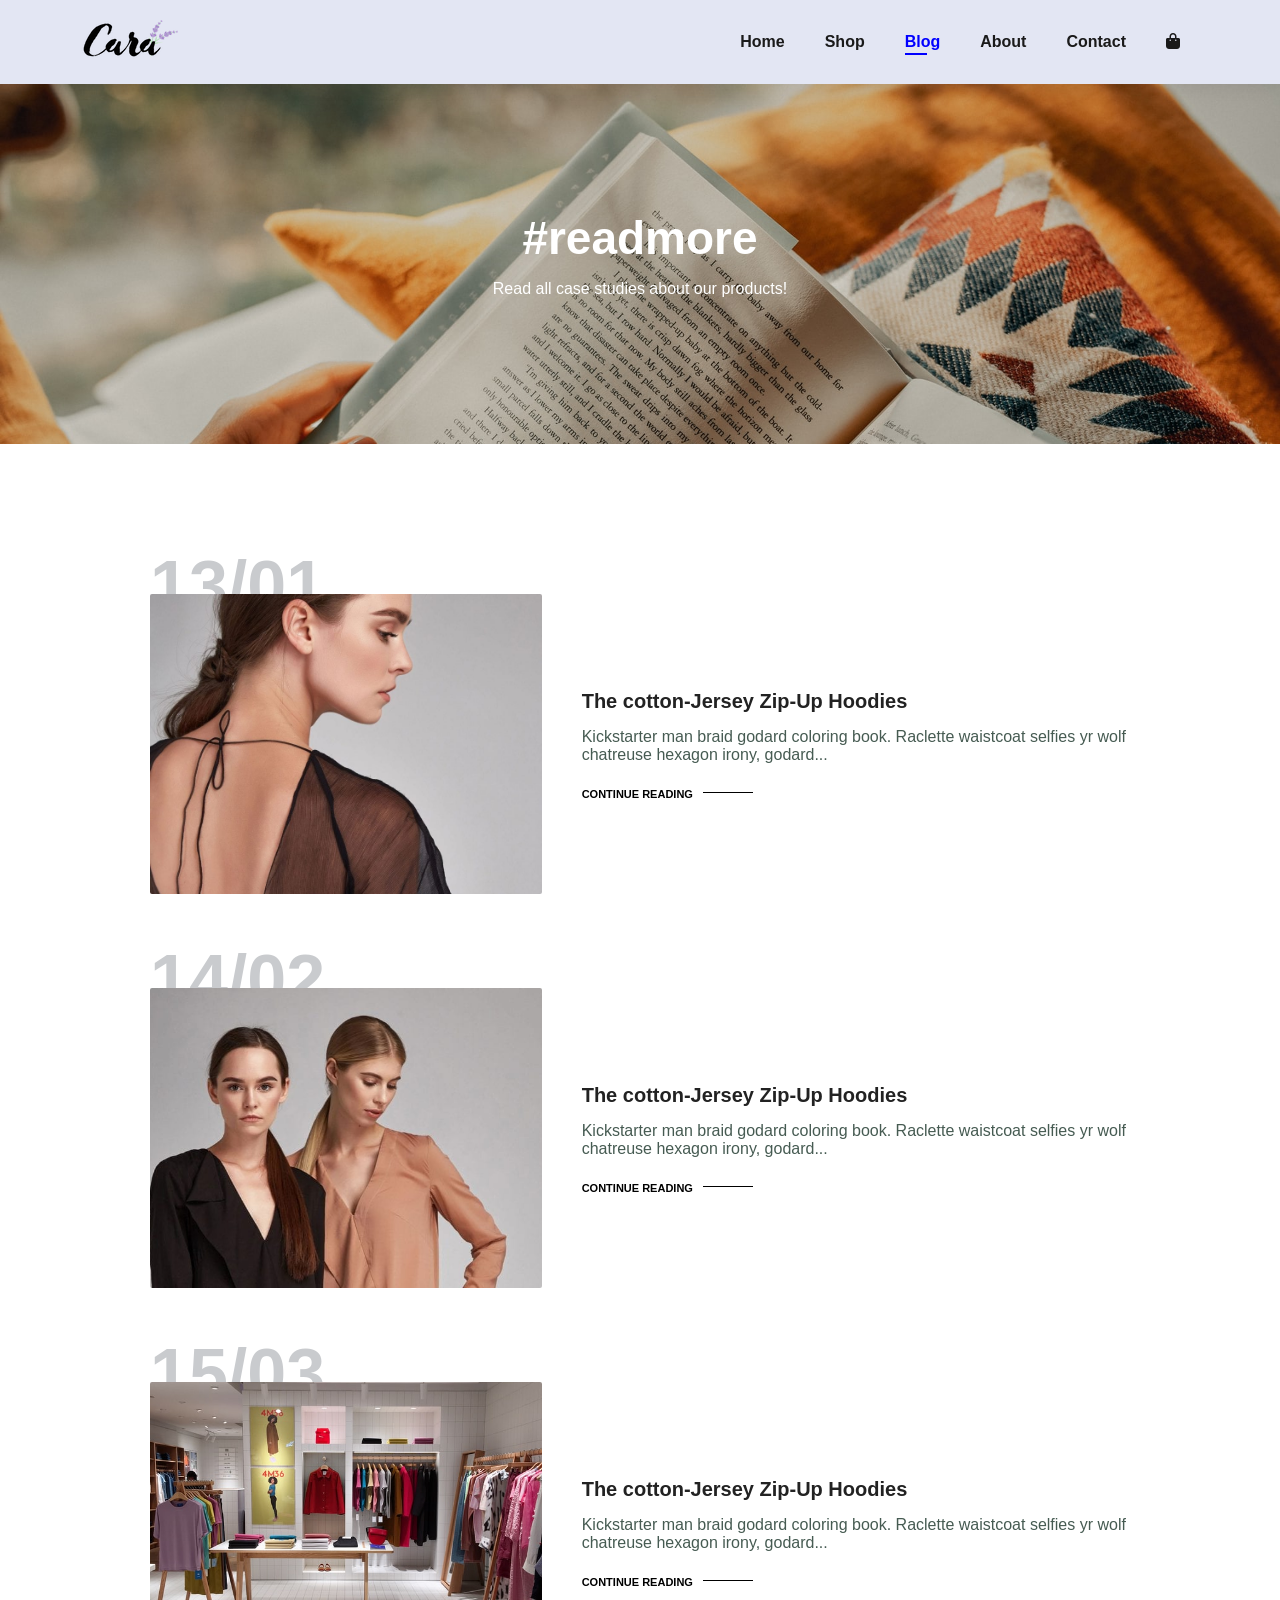
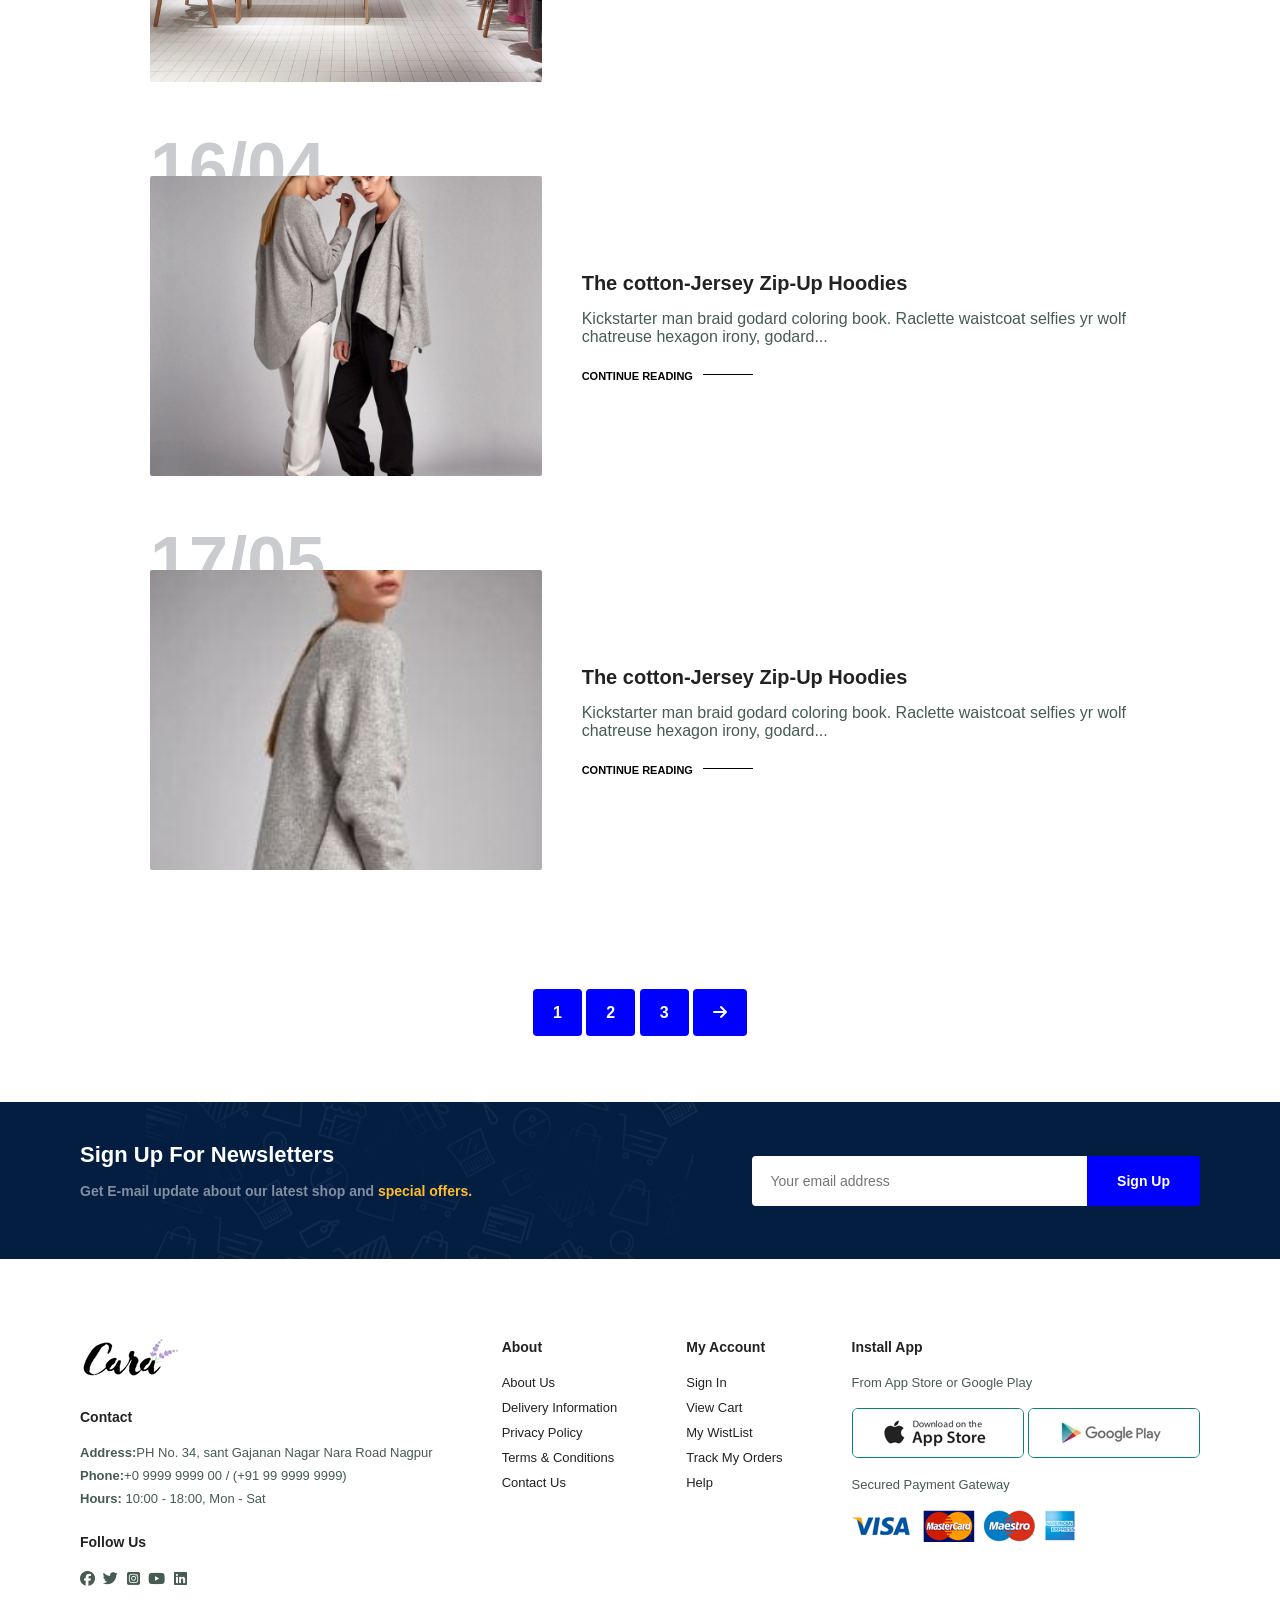
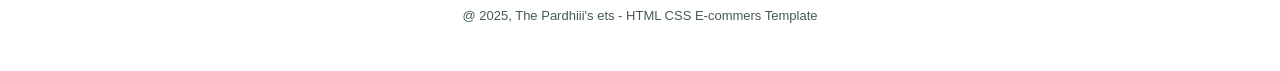
<file: blog.html>
<!DOCTYPE html>
<html lang="en">

<head>
    <meta charset="UTF-8">
    <meta name="viewport" content="width=device-width, initial-scale=1.0">
    <title>The Pardhiii's E-commers</title>
    <link rel="stylesheet" href="style.css">
    <link rel="stylesheet" href="https://cdnjs.cloudflare.com/ajax/libs/font-awesome/6.7.2/css/all.min.css"
        integrity="sha512-Evv84Mr4kqVGRNSgIGL/F/aIDqQb7xQ2vcrdIwxfjThSH8CSR7PBEakCr51Ck+w+/U6swU2Im1vVX0SVk9ABhg=="
        crossorigin="anonymous" referrerpolicy="no-referrer" />
</head>

<body>

    <section id="header">
        <a href="#"><img src="img/logo.png" class="logo" alt=""></a>

        <div>
            <ul id="navbar">
                <li><a href="index.html">Home</a></li>
                <li><a href="shop.html">Shop</a></li>
                <li><a class="active" href="blog.html">Blog</a></li>
                <li><a href="about.html">About</a></li>
                <li><a href="contact.html">Contact</a></li>
                <li id="lg-bag"><a href="cart.html"><i class="fa-solid fa-bag-shopping"></i></a></li>
                <a href="" id="close"><i class="fa-solid fa-xmark"></i></a>
            </ul>
        </div>

        <div id="mobile">
            <a href="cart.html"><i class="fa-solid fa-bag-shopping"></i></a>
            <i id="bar" class="fas fa-outdent"></i>
        </div>
    </section>

    <section id="page-header" class="blog-header">
        <h2>#readmore</h2>
        <p>Read all case studies about our products!</p>
    </section>

    <section id="blog">
        <div class="blog-box">
            <div class="blog-img">
                <img src="img/b11.jpg" alt="">
            </div>
            <div class="blog-details">
                <h4>The cotton-Jersey Zip-Up Hoodies</h4>
                <p>Kickstarter man braid godard coloring book. Raclette waistcoat selfies yr wolf chatreuse hexagon irony, godard...</p>
                <a href="#">CONTINUE READING</a>
            </div>
            <h1>13/01</h1>
        </div>
        <div class="blog-box">
            <div class="blog-img">
                <img src="img/b22.jpg" alt="">
            </div>
            <div class="blog-details">
                <h4>The cotton-Jersey Zip-Up Hoodies</h4>
                <p>Kickstarter man braid godard coloring book. Raclette waistcoat selfies yr wolf chatreuse hexagon irony, godard...</p>
                <a href="#">CONTINUE READING</a>
            </div>
            <h1>14/02</h1>
        </div>
        <div class="blog-box">
            <div class="blog-img">
                <img src="img/b33.jpg" alt="">
            </div>
            <div class="blog-details">
                <h4>The cotton-Jersey Zip-Up Hoodies</h4>
                <p>Kickstarter man braid godard coloring book. Raclette waistcoat selfies yr wolf chatreuse hexagon irony, godard...</p>
                <a href="#">CONTINUE READING</a>
            </div>
            <h1>15/03</h1>
        </div>
        <div class="blog-box">
            <div class="blog-img">
                <img src="img/b44.jpg" alt="">
            </div>
            <div class="blog-details">
                <h4>The cotton-Jersey Zip-Up Hoodies</h4>
                <p>Kickstarter man braid godard coloring book. Raclette waistcoat selfies yr wolf chatreuse hexagon irony, godard...</p>
                <a href="#">CONTINUE READING</a>
            </div>
            <h1>16/04</h1>
        </div>
        <div class="blog-box">
            <div class="blog-img">
                <img src="img/b55.jpg" alt="">
            </div>
            <div class="blog-details">
                <h4>The cotton-Jersey Zip-Up Hoodies</h4>
                <p>Kickstarter man braid godard coloring book. Raclette waistcoat selfies yr wolf chatreuse hexagon irony, godard...</p>
                <a href="#">CONTINUE READING</a>
            </div>
            <h1>17/05</h1>
        </div>
    </section>

    <section id="pagination" class="section-p1">
        <a href="#">1</a>
        <a href="#">2</a>
        <a href="#">3</a>
        <a href="#"><i class="fa-solid fa-arrow-right"></i></a>
    </section>

    <section id="newsletter" class="section-p1 section-m1">
        <div class="newtext">
            <h4>Sign Up For Newsletters</h4>
            <p>Get E-mail update about our latest shop and <span>special offers.</span></p>
        </div>
        <div class="form">
            <input type="text" placeholder="Your email address">
            <button class="normal">Sign Up</button>
        </div>
    </section>

    <footer class="section-p1">
        <div class="col">
            <img class="logo" src="img/logo.png" alt="">
            <h4>Contact</h4>
            <p><strong>Address:</strong>PH No. 34, sant Gajanan Nagar Nara Road Nagpur</p>
            <p><strong>Phone:</strong>+0 9999 9999 00 / (+91 99 9999 9999)</p>
            <p><strong>Hours:</strong> 10:00 - 18:00, Mon - Sat</p>
            <div class="follow">
                <h4>Follow Us</h4>
                <div class="icon">
                    <a href="#"><i class="fa-brands fa-facebook"></i></a>
                    <a href="#"><i class="fa-brands fa-twitter"></i></a>
                    <a href="#"><i class="fa-brands fa-square-instagram"></i></a>
                    <a href="#"><i class="fa-brands fa-youtube"></i></a>
                    <a href="#"><i class="fa-brands fa-linkedin"></i></a>
                </div>
            </div>
        </div>

        <div class="col">
            <h4>About</h4>
            <a href="#">About Us</a>
            <a href="#">Delivery Information</a>
            <a href="#">Privacy Policy</a>
            <a href="#">Terms & Conditions</a>
            <a href="#">Contact Us</a>
        </div>

        <div class="col">
            <h4>My Account</h4>
            <a href="#">Sign In</a>
            <a href="#">View Cart</a>
            <a href="#">My WistList</a>
            <a href="#">Track My Orders</a>
            <a href="#">Help</a>
        </div>

        <div class="col install">
            <h4>Install App</h4>
            <p>From App Store or Google Play</p>
            <div class="row">
                <img src="img/app.jpg" alt="">
                <img src="img/play.jpg" alt="">
            </div>
            <p>Secured Payment Gateway</p>
            <img src="img/pay.png" alt="">
        </div>

        <div class="copyright">
            <p>@ 2025, The Pardhiii's ets - HTML CSS E-commers Template</p>
        </div>
    </footer>

    <script src="script.js"></script>
</body>

</html>
</file>
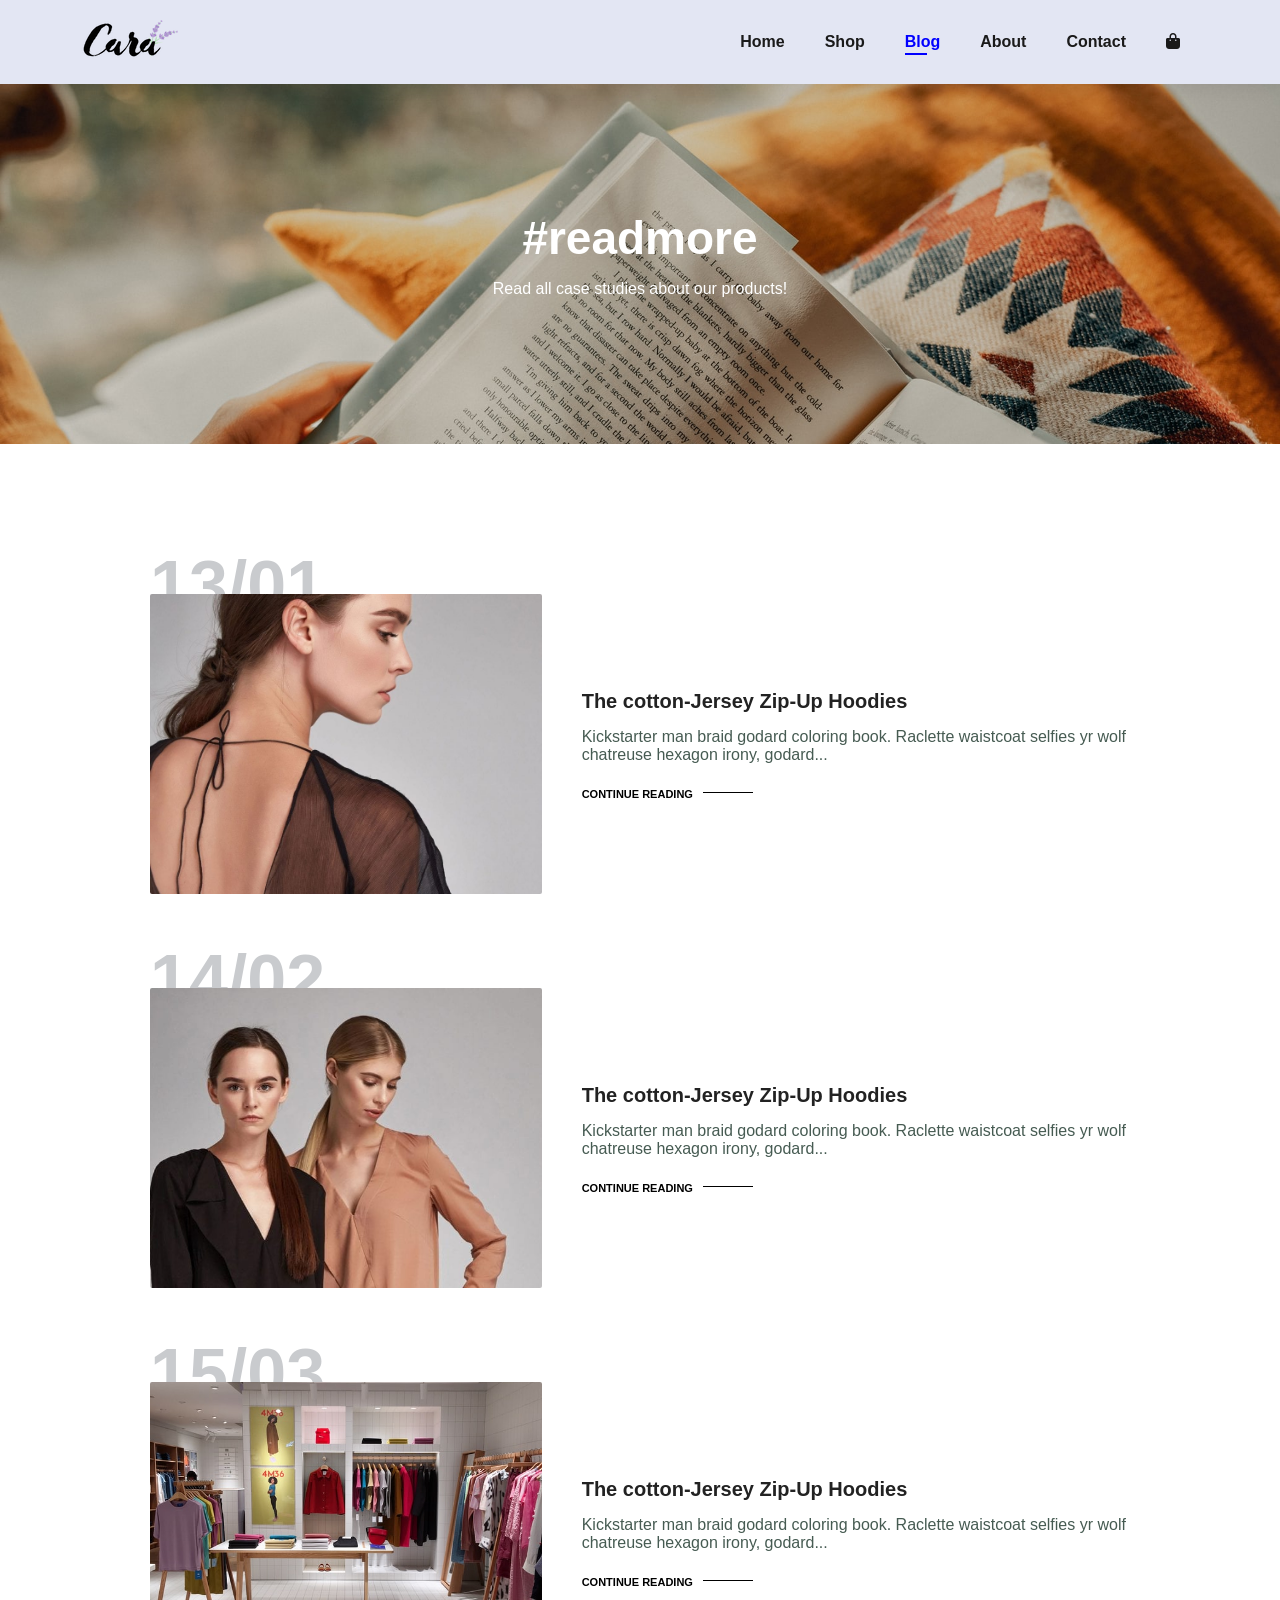
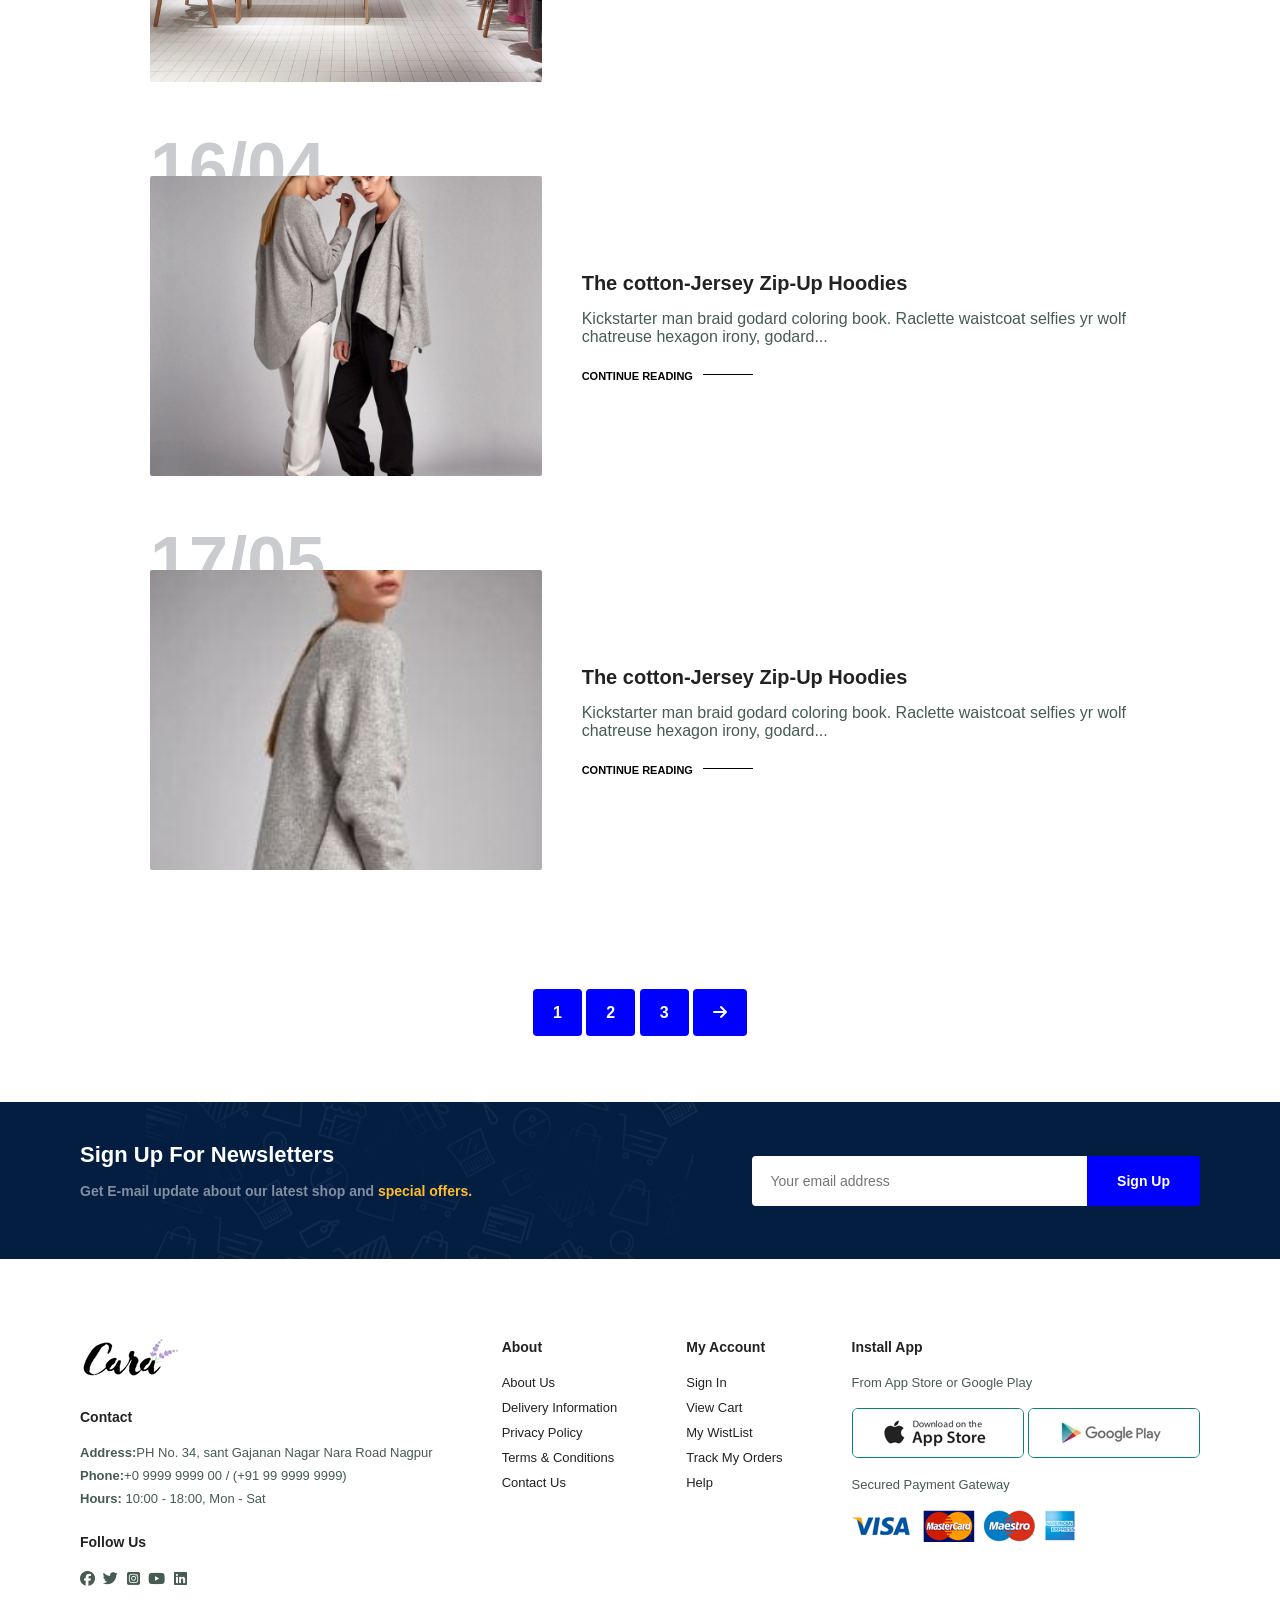
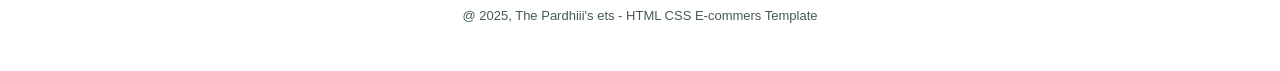
<file: Blog.html>
<!DOCTYPE html>
<html lang="en">

<head>
    <meta charset="UTF-8">
    <meta name="viewport" content="width=device-width, initial-scale=1.0">
    <title>The Pardhiii's E-commers</title>
    <link rel="stylesheet" href="Style.css">
    <link rel="stylesheet" href="https://cdnjs.cloudflare.com/ajax/libs/font-awesome/6.7.2/css/all.min.css"
        integrity="sha512-Evv84Mr4kqVGRNSgIGL/F/aIDqQb7xQ2vcrdIwxfjThSH8CSR7PBEakCr51Ck+w+/U6swU2Im1vVX0SVk9ABhg=="
        crossorigin="anonymous" referrerpolicy="no-referrer" />
</head>

<body>

    <section id="header">
        <a href="#"><img src="img/logo.png" class="logo" alt=""></a>

        <div>
            <ul id="navbar">
                <li><a href="Index.html">Home</a></li>
                <li><a href="Shop.html">Shop</a></li>
                <li><a class="active" href="Blog.html">Blog</a></li>
                <li><a href="About.html">About</a></li>
                <li><a href="Contact.html">Contact</a></li>
                <li id="lg-bag"><a href="Cart.html"><i class="fa-solid fa-bag-shopping"></i></a></li>
                <a href="" id="close"><i class="fa-solid fa-xmark"></i></a>
            </ul>
        </div>

        <div id="mobile">
            <a href="Cart.html"><i class="fa-solid fa-bag-shopping"></i></a>
            <i id="bar" class="fas fa-outdent"></i>
        </div>
    </section>

    <section id="page-header" class="blog-header">
        <h2>#readmore</h2>
        <p>Read all case studies about our products!</p>
    </section>

    <section id="blog">
        <div class="blog-box">
            <div class="blog-img">
                <img src="img/b11.jpg" alt="">
            </div>
            <div class="blog-details">
                <h4>The cotton-Jersey Zip-Up Hoodies</h4>
                <p>Kickstarter man braid godard coloring book. Raclette waistcoat selfies yr wolf chatreuse hexagon irony, godard...</p>
                <a href="#">CONTINUE READING</a>
            </div>
            <h1>13/01</h1>
        </div>
        <div class="blog-box">
            <div class="blog-img">
                <img src="img/b22.jpg" alt="">
            </div>
            <div class="blog-details">
                <h4>The cotton-Jersey Zip-Up Hoodies</h4>
                <p>Kickstarter man braid godard coloring book. Raclette waistcoat selfies yr wolf chatreuse hexagon irony, godard...</p>
                <a href="#">CONTINUE READING</a>
            </div>
            <h1>14/02</h1>
        </div>
        <div class="blog-box">
            <div class="blog-img">
                <img src="img/b33.jpg" alt="">
            </div>
            <div class="blog-details">
                <h4>The cotton-Jersey Zip-Up Hoodies</h4>
                <p>Kickstarter man braid godard coloring book. Raclette waistcoat selfies yr wolf chatreuse hexagon irony, godard...</p>
                <a href="#">CONTINUE READING</a>
            </div>
            <h1>15/03</h1>
        </div>
        <div class="blog-box">
            <div class="blog-img">
                <img src="img/b44.jpg" alt="">
            </div>
            <div class="blog-details">
                <h4>The cotton-Jersey Zip-Up Hoodies</h4>
                <p>Kickstarter man braid godard coloring book. Raclette waistcoat selfies yr wolf chatreuse hexagon irony, godard...</p>
                <a href="#">CONTINUE READING</a>
            </div>
            <h1>16/04</h1>
        </div>
        <div class="blog-box">
            <div class="blog-img">
                <img src="img/b55.jpg" alt="">
            </div>
            <div class="blog-details">
                <h4>The cotton-Jersey Zip-Up Hoodies</h4>
                <p>Kickstarter man braid godard coloring book. Raclette waistcoat selfies yr wolf chatreuse hexagon irony, godard...</p>
                <a href="#">CONTINUE READING</a>
            </div>
            <h1>17/05</h1>
        </div>
    </section>

    <section id="pagination" class="section-p1">
        <a href="#">1</a>
        <a href="#">2</a>
        <a href="#">3</a>
        <a href="#"><i class="fa-solid fa-arrow-right"></i></a>
    </section>

    <section id="newsletter" class="section-p1 section-m1">
        <div class="newtext">
            <h4>Sign Up For Newsletters</h4>
            <p>Get E-mail update about our latest shop and <span>special offers.</span></p>
        </div>
        <div class="form">
            <input type="text" placeholder="Your email address">
            <button class="normal">Sign Up</button>
        </div>
    </section>

    <footer class="section-p1">
        <div class="col">
            <img class="logo" src="img/logo.png" alt="">
            <h4>Contact</h4>
            <p><strong>Address:</strong>PH No. 34, sant Gajanan Nagar Nara Road Nagpur</p>
            <p><strong>Phone:</strong>+0 9999 9999 00 / (+91 99 9999 9999)</p>
            <p><strong>Hours:</strong> 10:00 - 18:00, Mon - Sat</p>
            <div class="follow">
                <h4>Follow Us</h4>
                <div class="icon">
                    <a href="#"><i class="fa-brands fa-facebook"></i></a>
                    <a href="#"><i class="fa-brands fa-twitter"></i></a>
                    <a href="#"><i class="fa-brands fa-square-instagram"></i></a>
                    <a href="#"><i class="fa-brands fa-youtube"></i></a>
                    <a href="#"><i class="fa-brands fa-linkedin"></i></a>
                </div>
            </div>
        </div>

        <div class="col">
            <h4>About</h4>
            <a href="#">About Us</a>
            <a href="#">Delivery Information</a>
            <a href="#">Privacy Policy</a>
            <a href="#">Terms & Conditions</a>
            <a href="#">Contact Us</a>
        </div>

        <div class="col">
            <h4>My Account</h4>
            <a href="#">Sign In</a>
            <a href="#">View Cart</a>
            <a href="#">My WistList</a>
            <a href="#">Track My Orders</a>
            <a href="#">Help</a>
        </div>

        <div class="col install">
            <h4>Install App</h4>
            <p>From App Store or Google Play</p>
            <div class="row">
                <img src="img/app.jpg" alt="">
                <img src="img/play.jpg" alt="">
            </div>
            <p>Secured Payment Gateway</p>
            <img src="img/pay.png" alt="">
        </div>

        <div class="copyright">
            <p>@ 2025, The Pardhiii's ets - HTML CSS E-commers Template</p>
        </div>
    </footer>

    <script src="script.js"></script>
</body>

</html>
</file>
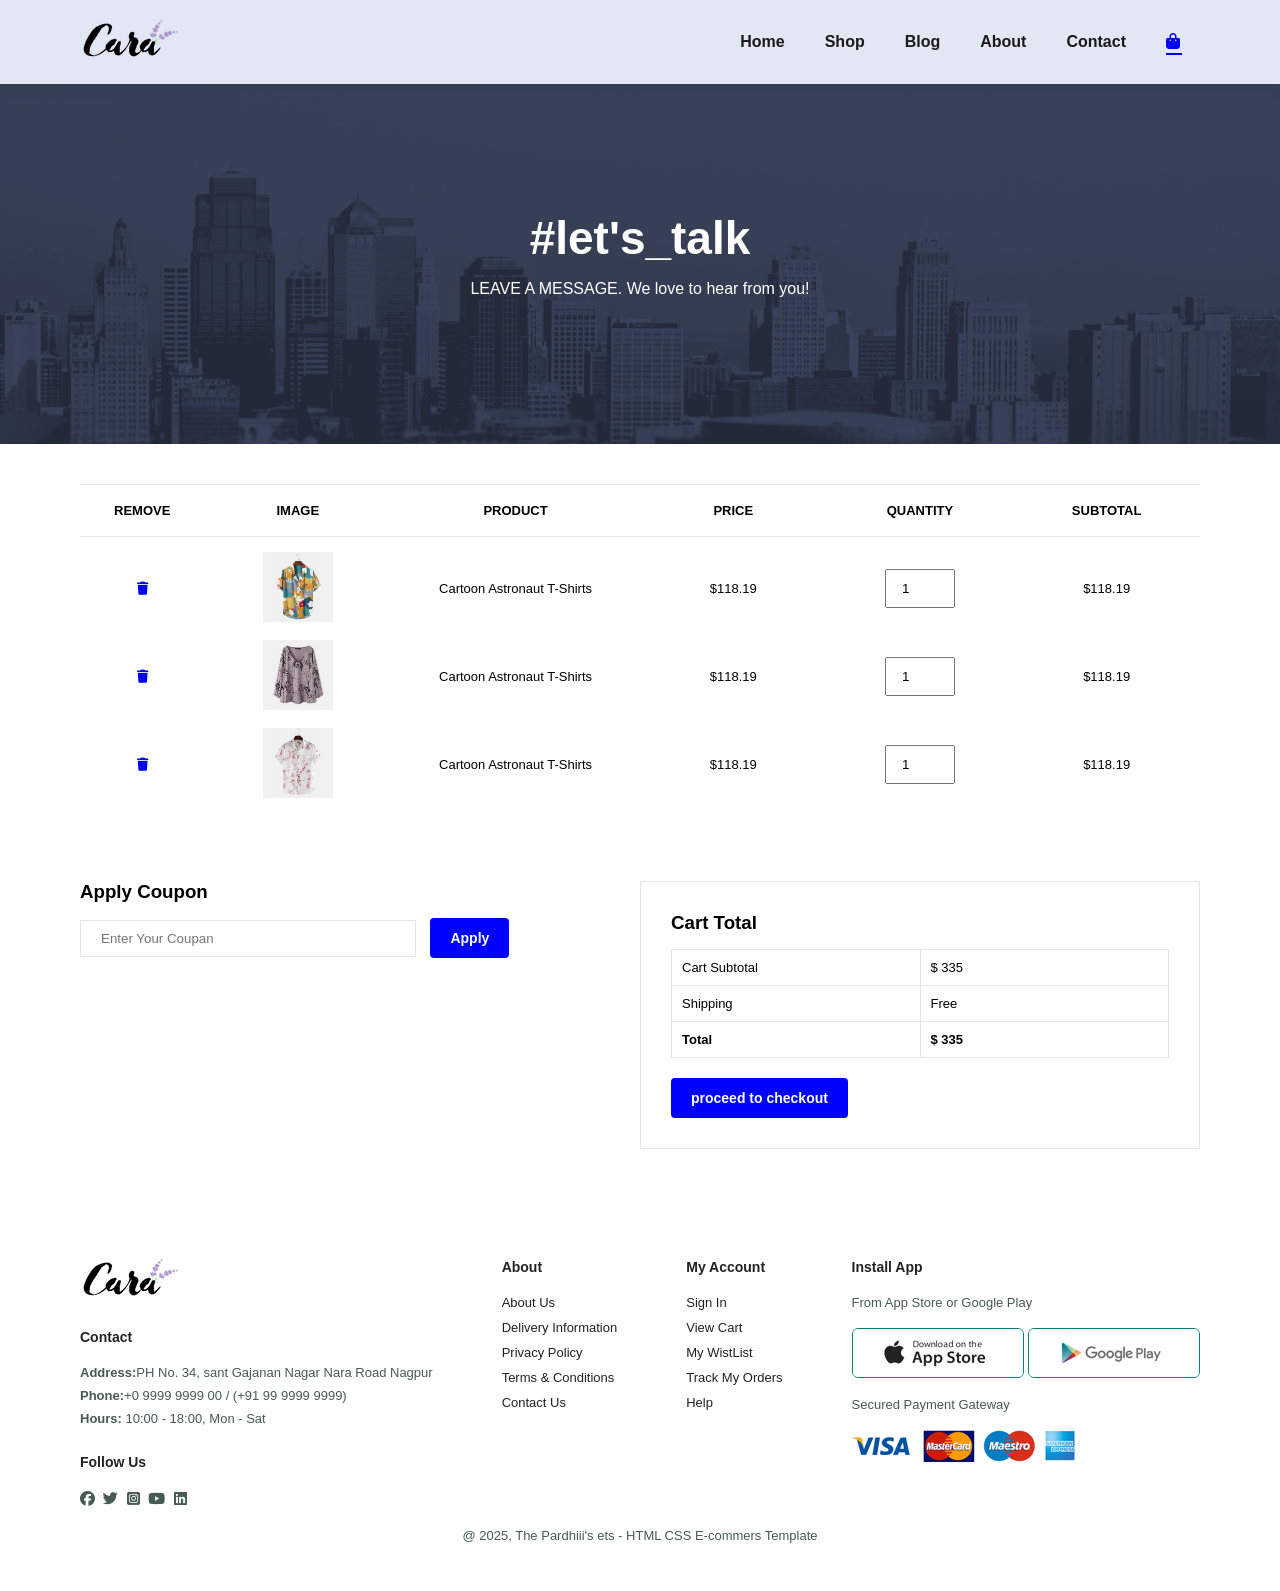
<file: cart.html>
<!DOCTYPE html>
<html lang="en">

<head>
    <meta charset="UTF-8">
    <meta name="viewport" content="width=device-width, initial-scale=1.0">
    <title>The Pardhiii's E-commers</title>
    <link rel="stylesheet" href="style.css">
    <link rel="stylesheet" href="https://cdnjs.cloudflare.com/ajax/libs/font-awesome/6.7.2/css/all.min.css"
        integrity="sha512-Evv84Mr4kqVGRNSgIGL/F/aIDqQb7xQ2vcrdIwxfjThSH8CSR7PBEakCr51Ck+w+/U6swU2Im1vVX0SVk9ABhg=="
        crossorigin="anonymous" referrerpolicy="no-referrer" />
</head>

<body>

    <section id="header"> 
        <a href="#"><img src="img/logo.png" class="logo" alt=""></a>

        <div>
            <ul id="navbar">
                <li><a href="index.html">Home</a></li>
                <li><a href="shop.html">Shop</a></li>
                <li><a href="blog.html">Blog</a></li>
                <li><a href="about.html">About</a></li>
                <li><a  href="contact.html">Contact</a></li>
                <li id="lg-bag"><a class="active" href="cart.html"><i class="fa-solid fa-bag-shopping"></i></a></li>
                <a href="" id="close"><i class="fa-solid fa-xmark"></i></a>
            </ul>
        </div>

        <div id="mobile">
            <a href="cart.html"><i class="fa-solid fa-bag-shopping"></i></a>
            <i id="bar" class="fas fa-outdent"></i>
        </div>
    </section>

    <section id="page-header" class="about-header">
        <h2>#let's_talk</h2>
        <p>LEAVE A MESSAGE. We love to hear from you!</p>
    </section>

    <section id="cart" class="section-p1">
        <table width="100%">
            <thead>
                <tr>
                    <td>Remove</td>
                    <td>Image</td>
                    <td>Product</td>
                    <td>Price</td>
                    <td>Quantity</td>
                    <td>Subtotal</td>
                </tr>
            </thead>

            <tbody>
                <tr>
                    <td><a href="#"><i class="fa-solid fa-trash"></i></a></td>
                    <td><img src="img/f1.jpg" alt=""></td>
                    <td>Cartoon Astronaut T-Shirts</td>
                    <td>$118.19</td>
                    <td><input type="number" value="1"></td>
                    <td>$118.19</td>
                </tr>
                <tr>
                    <td><a href="#"><i class="fa-solid fa-trash"></i></a></td>
                    <td><img src="img/f8.jpg" alt=""></td>
                    <td>Cartoon Astronaut T-Shirts</td>
                    <td>$118.19</td>
                    <td><input type="number" value="1"></td>
                    <td>$118.19</td>
                </tr>
                <tr>
                    <td><a href="#"><i class="fa-solid fa-trash"></i></a></td>
                    <td><img src="img/f4.jpg" alt=""></td>
                    <td>Cartoon Astronaut T-Shirts</td>
                    <td>$118.19</td>
                    <td><input type="number" value="1"></td>
                    <td>$118.19</td>
                </tr>
            </tbody>
        </table>
    </section>

    <section id="cart-add" class="section-p1">
        <div id="coupon">
            <h3>Apply Coupon</h3>
            <div>
                <input type="text" placeholder="Enter Your Coupan">
                <button class="normal">Apply</button>
            </div>
        </div>

        <div id="Subtotal">
            <h3>Cart Total</h3>
            <table>
                <tr>
                    <td>Cart Subtotal</td>
                    <td>$ 335</td>
                </tr>
                <tr>
                    <td>Shipping</td>
                    <td>Free</td>
                </tr>
                <tr>
                    <td><strong>Total</strong></td>
                    <td><strong>$ 335</strong></td>
                </tr>
            </table>
            <button class="normal">proceed to checkout</button>
        </div>
    </section>

    <footer class="section-p1">
        <div class="col">
            <img class="logo" src="img/logo.png" alt="">
            <h4>Contact</h4>
            <p><strong>Address:</strong>PH No. 34, sant Gajanan Nagar Nara Road Nagpur</p>
            <p><strong>Phone:</strong>+0 9999 9999 00 / (+91 99 9999 9999)</p>
            <p><strong>Hours:</strong> 10:00 - 18:00, Mon - Sat</p>
            <div class="follow">
                <h4>Follow Us</h4>
                <div class="icon">
                    <a href="#"><i class="fa-brands fa-facebook"></i></a>
                    <a href="#"><i class="fa-brands fa-twitter"></i></a>
                    <a href="#"><i class="fa-brands fa-square-instagram"></i></a>
                    <a href="#"><i class="fa-brands fa-youtube"></i></a>
                    <a href="#"><i class="fa-brands fa-linkedin"></i></a>
                </div>
            </div>
        </div>

        <div class="col">
            <h4>About</h4>
            <a href="#">About Us</a>
            <a href="#">Delivery Information</a>
            <a href="#">Privacy Policy</a>
            <a href="#">Terms & Conditions</a>
            <a href="#">Contact Us</a>
        </div>

        <div class="col">
            <h4>My Account</h4>
            <a href="#">Sign In</a>
            <a href="#">View Cart</a>
            <a href="#">My WistList</a>
            <a href="#">Track My Orders</a>
            <a href="#">Help</a>
        </div>

        <div class="col install">
            <h4>Install App</h4>
            <p>From App Store or Google Play</p>
            <div class="row">
                <img src="img/app.jpg" alt="">
                <img src="img/play.jpg" alt="">
            </div>
            <p>Secured Payment Gateway</p>
            <img src="img/pay.png" alt="">
        </div>

        <div class="copyright">
            <p>@ 2025, The Pardhiii's ets - HTML CSS E-commers Template</p>
        </div>
    </footer>

    <script src="script.js"></script>
</body>

</html>
</file>
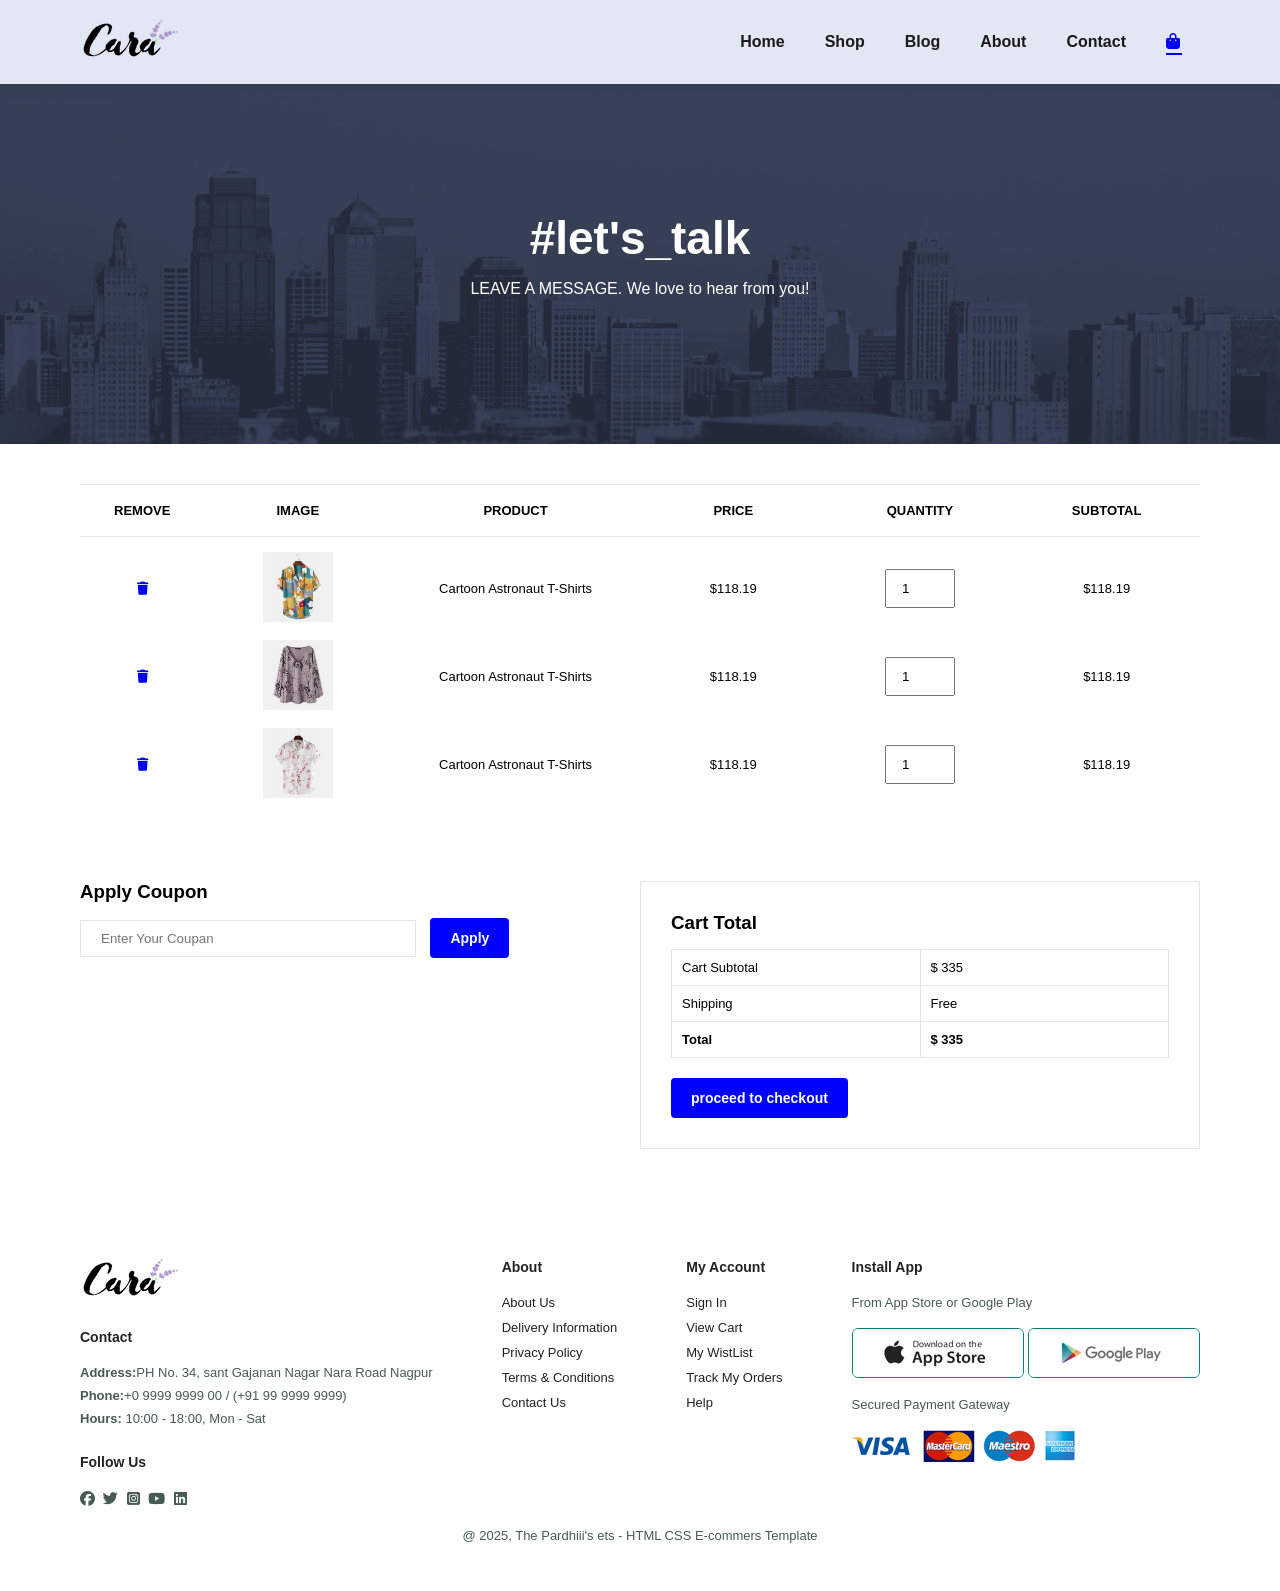
<file: Cart.html>
<!DOCTYPE html>
<html lang="en">

<head>
    <meta charset="UTF-8">
    <meta name="viewport" content="width=device-width, initial-scale=1.0">
    <title>The Pardhiii's E-commers</title>
    <link rel="stylesheet" href="Style.css">
    <link rel="stylesheet" href="https://cdnjs.cloudflare.com/ajax/libs/font-awesome/6.7.2/css/all.min.css"
        integrity="sha512-Evv84Mr4kqVGRNSgIGL/F/aIDqQb7xQ2vcrdIwxfjThSH8CSR7PBEakCr51Ck+w+/U6swU2Im1vVX0SVk9ABhg=="
        crossorigin="anonymous" referrerpolicy="no-referrer" />
</head>

<body>

    <section id="header"> 
        <a href="#"><img src="img/logo.png" class="logo" alt=""></a>

        <div>
            <ul id="navbar">
                <li><a href="Index.html">Home</a></li>
                <li><a href="Shop.html">Shop</a></li>
                <li><a href="Blog.html">Blog</a></li>
                <li><a href="About.html">About</a></li>
                <li><a  href="Contact.html">Contact</a></li>
                <li id="lg-bag"><a class="active" href="Cart.html"><i class="fa-solid fa-bag-shopping"></i></a></li>
                <a href="" id="close"><i class="fa-solid fa-xmark"></i></a>
            </ul>
        </div>

        <div id="mobile">
            <a href="Cart.html"><i class="fa-solid fa-bag-shopping"></i></a>
            <i id="bar" class="fas fa-outdent"></i>
        </div>
    </section>

    <section id="page-header" class="about-header">
        <h2>#let's_talk</h2>
        <p>LEAVE A MESSAGE. We love to hear from you!</p>
    </section>

    <section id="cart" class="section-p1">
        <table width="100%">
            <thead>
                <tr>
                    <td>Remove</td>
                    <td>Image</td>
                    <td>Product</td>
                    <td>Price</td>
                    <td>Quantity</td>
                    <td>Subtotal</td>
                </tr>
            </thead>

            <tbody>
                <tr>
                    <td><a href="#"><i class="fa-solid fa-trash"></i></a></td>
                    <td><img src="img/f1.jpg" alt=""></td>
                    <td>Cartoon Astronaut T-Shirts</td>
                    <td>$118.19</td>
                    <td><input type="number" value="1"></td>
                    <td>$118.19</td>
                </tr>
                <tr>
                    <td><a href="#"><i class="fa-solid fa-trash"></i></a></td>
                    <td><img src="img/f8.jpg" alt=""></td>
                    <td>Cartoon Astronaut T-Shirts</td>
                    <td>$118.19</td>
                    <td><input type="number" value="1"></td>
                    <td>$118.19</td>
                </tr>
                <tr>
                    <td><a href="#"><i class="fa-solid fa-trash"></i></a></td>
                    <td><img src="img/f4.jpg" alt=""></td>
                    <td>Cartoon Astronaut T-Shirts</td>
                    <td>$118.19</td>
                    <td><input type="number" value="1"></td>
                    <td>$118.19</td>
                </tr>
            </tbody>
        </table>
    </section>

    <section id="cart-add" class="section-p1">
        <div id="coupon">
            <h3>Apply Coupon</h3>
            <div>
                <input type="text" placeholder="Enter Your Coupan">
                <button class="normal">Apply</button>
            </div>
        </div>

        <div id="Subtotal">
            <h3>Cart Total</h3>
            <table>
                <tr>
                    <td>Cart Subtotal</td>
                    <td>$ 335</td>
                </tr>
                <tr>
                    <td>Shipping</td>
                    <td>Free</td>
                </tr>
                <tr>
                    <td><strong>Total</strong></td>
                    <td><strong>$ 335</strong></td>
                </tr>
            </table>
            <button class="normal">proceed to checkout</button>
        </div>
    </section>

    <footer class="section-p1">
        <div class="col">
            <img class="logo" src="img/logo.png" alt="">
            <h4>Contact</h4>
            <p><strong>Address:</strong>PH No. 34, sant Gajanan Nagar Nara Road Nagpur</p>
            <p><strong>Phone:</strong>+0 9999 9999 00 / (+91 99 9999 9999)</p>
            <p><strong>Hours:</strong> 10:00 - 18:00, Mon - Sat</p>
            <div class="follow">
                <h4>Follow Us</h4>
                <div class="icon">
                    <a href="#"><i class="fa-brands fa-facebook"></i></a>
                    <a href="#"><i class="fa-brands fa-twitter"></i></a>
                    <a href="#"><i class="fa-brands fa-square-instagram"></i></a>
                    <a href="#"><i class="fa-brands fa-youtube"></i></a>
                    <a href="#"><i class="fa-brands fa-linkedin"></i></a>
                </div>
            </div>
        </div>

        <div class="col">
            <h4>About</h4>
            <a href="#">About Us</a>
            <a href="#">Delivery Information</a>
            <a href="#">Privacy Policy</a>
            <a href="#">Terms & Conditions</a>
            <a href="#">Contact Us</a>
        </div>

        <div class="col">
            <h4>My Account</h4>
            <a href="#">Sign In</a>
            <a href="#">View Cart</a>
            <a href="#">My WistList</a>
            <a href="#">Track My Orders</a>
            <a href="#">Help</a>
        </div>

        <div class="col install">
            <h4>Install App</h4>
            <p>From App Store or Google Play</p>
            <div class="row">
                <img src="img/app.jpg" alt="">
                <img src="img/play.jpg" alt="">
            </div>
            <p>Secured Payment Gateway</p>
            <img src="img/pay.png" alt="">
        </div>

        <div class="copyright">
            <p>@ 2025, The Pardhiii's ets - HTML CSS E-commers Template</p>
        </div>
    </footer>

    <script src="script.js"></script>
</body>

</html>
</file>
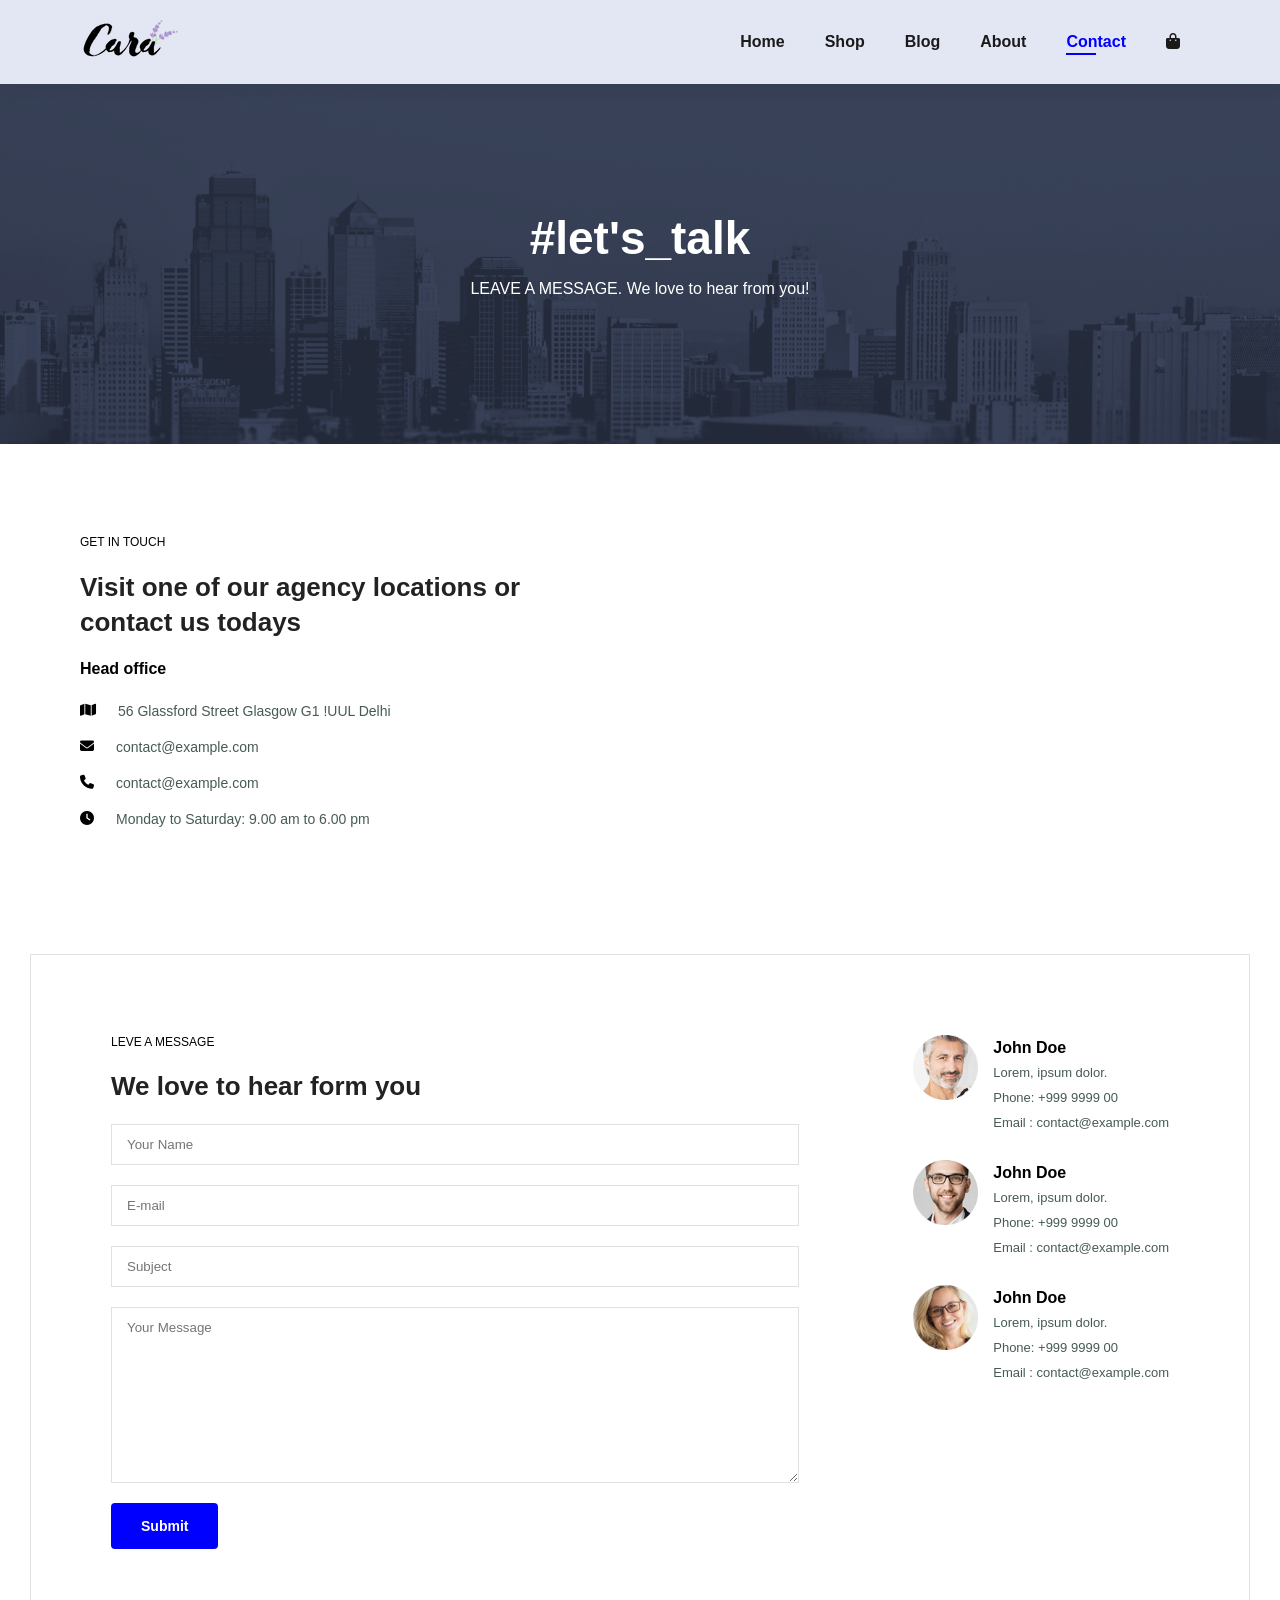
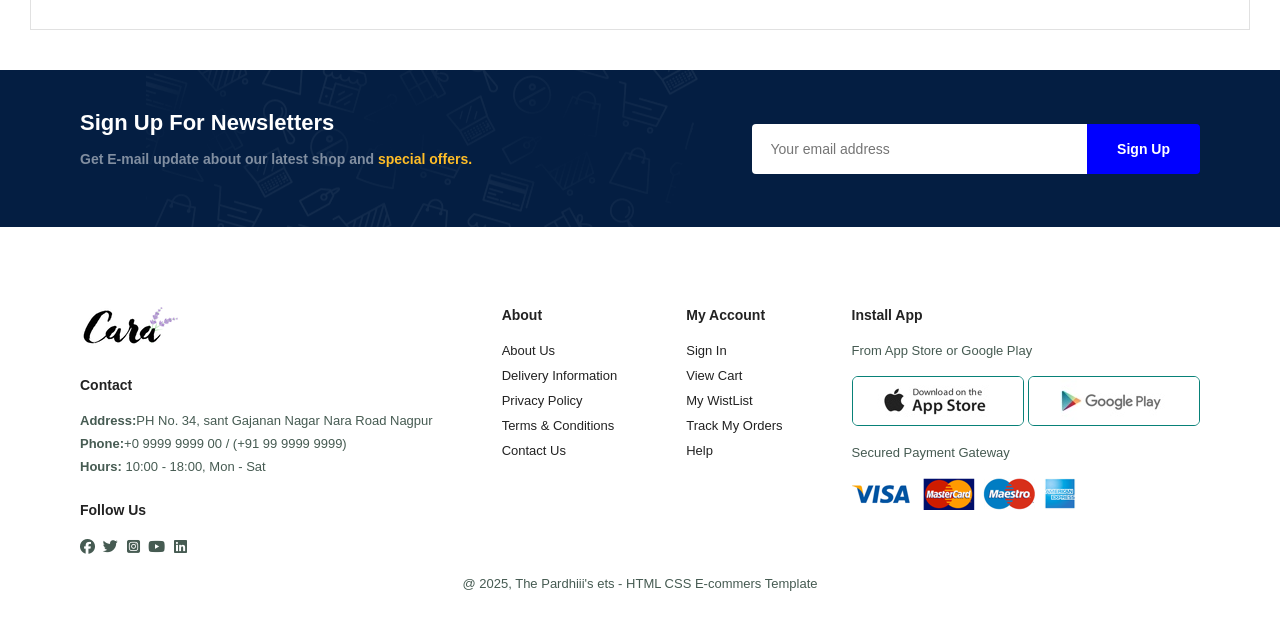
<file: contact.html>
<!DOCTYPE html>
<html lang="en">

<head>
    <meta charset="UTF-8">
    <meta name="viewport" content="width=device-width, initial-scale=1.0">
    <title>The Pardhiii's E-commers</title>
    <link rel="stylesheet" href="style.css">
    <link rel="stylesheet" href="https://cdnjs.cloudflare.com/ajax/libs/font-awesome/6.7.2/css/all.min.css"
        integrity="sha512-Evv84Mr4kqVGRNSgIGL/F/aIDqQb7xQ2vcrdIwxfjThSH8CSR7PBEakCr51Ck+w+/U6swU2Im1vVX0SVk9ABhg=="
        crossorigin="anonymous" referrerpolicy="no-referrer" />
</head>

<body>

    <section id="header"> 
        <a href="#"><img src="img/logo.png" class="logo" alt=""></a>

        <div>
            <ul id="navbar">
                <li><a href="index.html">Home</a></li>
                <li><a href="shop.html">Shop</a></li>
                <li><a href="blog.html">Blog</a></li>
                <li><a href="about.html">About</a></li>
                <li><a class="active" href="contact.html">Contact</a></li>
                <li id="lg-bag"><a href="cart.html"><i class="fa-solid fa-bag-shopping"></i></a></li>
                <a href="" id="close"><i class="fa-solid fa-xmark"></i></a>
            </ul>
        </div>

        <div id="mobile">
            <a href="cart.html"><i class="fa-solid fa-bag-shopping"></i></a>
            <i id="bar" class="fas fa-outdent"></i>
        </div>
    </section>

    <section id="page-header" class="about-header">
        <h2>#let's_talk</h2>
        <p>LEAVE A MESSAGE. We love to hear from you!</p>
    </section>

    <section id="contact-details" class="section-p1">
        <div class="details">
            <span>GET IN TOUCH</span>
                <h2>Visit one of our agency locations or contact us todays</h2>
                <h3>Head office</h3>
                <div>
                    <li>
                        <i class="fa-solid fa-map"></i>
                        <p>56 Glassford Street Glasgow G1 !UUL Delhi</p>
                    </li>
                    <li>
                        <i class="fa-solid fa-envelope"></i>
                        <p>contact@example.com</p>
                    </li>
                    <li>
                        <i class="fa-solid fa-phone"></i>
                        <p>contact@example.com</p>
                    </li>
                    <li>
                        <i class="fa-solid fa-clock"></i>
                        <p>Monday to Saturday: 9.00 am to 6.00 pm</p>
                    </li>
             </div>
        </div>

        <div class="map">
            <iframe src="https://www.google.com/maps/embed?pb=!1m18!1m12!1m3!1d3500.0730078005054!2d77.2102625!3d28.6874626!2m3!1f0!2f0!3f0!3m2!1i1024!2i768!4f13.1!3m3!1m2!1s0x390cfd9b8f000001%3A0xdab46ed196bfdc8c!2sDELHI%20UNIVERSITY!5e0!3m2!1sen!2sin!4v1738431247543!5m2!1sen!2sin" width="600" height="450" style="border:0;" allowfullscreen="" loading="lazy" referrerpolicy="no-referrer-when-downgrade"></iframe>
        </div>
    </section>

    <section id="form-details" class="section-p1">
        <form action="">
            <span>LEVE A MESSAGE</span>
            <h2>We love to hear form you</h2>
            <input type="text" placeholder="Your Name">
            <input type="text" placeholder="E-mail">
            <input type="text" placeholder="Subject">
            <textarea name="" id="" cols="30" rows="10" placeholder="Your Message"></textarea>
            <button class="normal">Submit</button>
        </form>

        <div class="people">
            <div>
                <img src="img/1.png" alt="">
                <p><span>John Doe</span>Lorem, ipsum dolor. <br> Phone: +999 9999 00 <br> Email : contact@example.com</p>
            </div>
            <div>
                <img src="img/2.png" alt="">
                <p><span>John Doe</span>Lorem, ipsum dolor. <br> Phone: +999 9999 00 <br> Email : contact@example.com</p>
            </div>
            <div>
                <img src="img/3.png" alt="">
                <p><span>John Doe</span>Lorem, ipsum dolor. <br> Phone: +999 9999 00 <br> Email : contact@example.com</p>
            </div>
        </div>
    </section>

    <section id="newsletter" class="section-p1 section-m1">
        <div class="newtext">
            <h4>Sign Up For Newsletters</h4>
            <p>Get E-mail update about our latest shop and <span>special offers.</span></p>
        </div>
        <div class="form">
            <input type="text" placeholder="Your email address">
            <button class="normal">Sign Up</button>
        </div>
    </section>

    <footer class="section-p1">
        <div class="col">
            <img class="logo" src="img/logo.png" alt="">
            <h4>Contact</h4>
            <p><strong>Address:</strong>PH No. 34, sant Gajanan Nagar Nara Road Nagpur</p>
            <p><strong>Phone:</strong>+0 9999 9999 00 / (+91 99 9999 9999)</p>
            <p><strong>Hours:</strong> 10:00 - 18:00, Mon - Sat</p>
            <div class="follow">
                <h4>Follow Us</h4>
                <div class="icon">
                    <a href="#"><i class="fa-brands fa-facebook"></i></a>
                    <a href="#"><i class="fa-brands fa-twitter"></i></a>
                    <a href="#"><i class="fa-brands fa-square-instagram"></i></a>
                    <a href="#"><i class="fa-brands fa-youtube"></i></a>
                    <a href="#"><i class="fa-brands fa-linkedin"></i></a>
                </div>
            </div>
        </div>

        <div class="col">
            <h4>About</h4>
            <a href="#">About Us</a>
            <a href="#">Delivery Information</a>
            <a href="#">Privacy Policy</a>
            <a href="#">Terms & Conditions</a>
            <a href="#">Contact Us</a>
        </div>

        <div class="col">
            <h4>My Account</h4>
            <a href="#">Sign In</a>
            <a href="#">View Cart</a>
            <a href="#">My WistList</a>
            <a href="#">Track My Orders</a>
            <a href="#">Help</a>
        </div>

        <div class="col install">
            <h4>Install App</h4>
            <p>From App Store or Google Play</p>
            <div class="row">
                <img src="img/app.jpg" alt="">
                <img src="img/play.jpg" alt="">
            </div>
            <p>Secured Payment Gateway</p>
            <img src="img/pay.png" alt="">
        </div>

        <div class="copyright">
            <p>@ 2025, The Pardhiii's ets - HTML CSS E-commers Template</p>
        </div>
    </footer>

    <script src="script.js"></script>
</body>

</html>
</file>
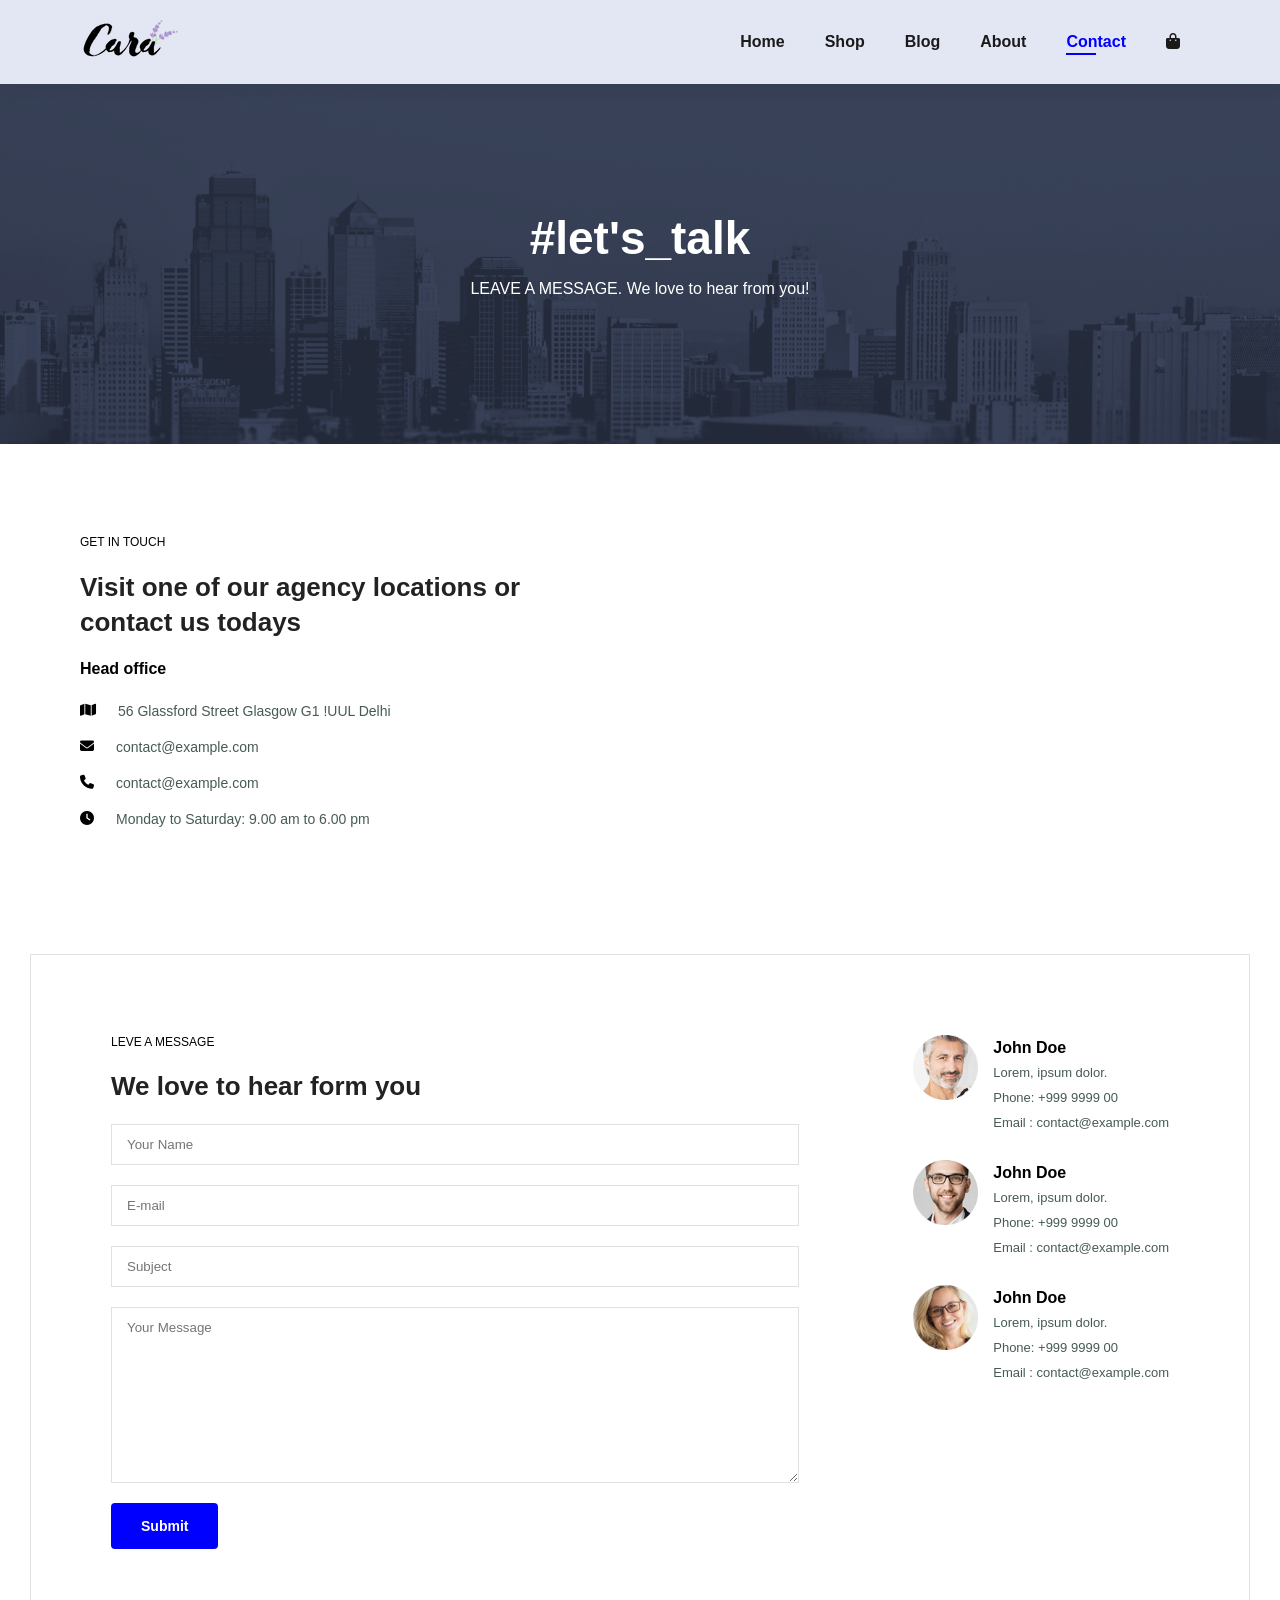
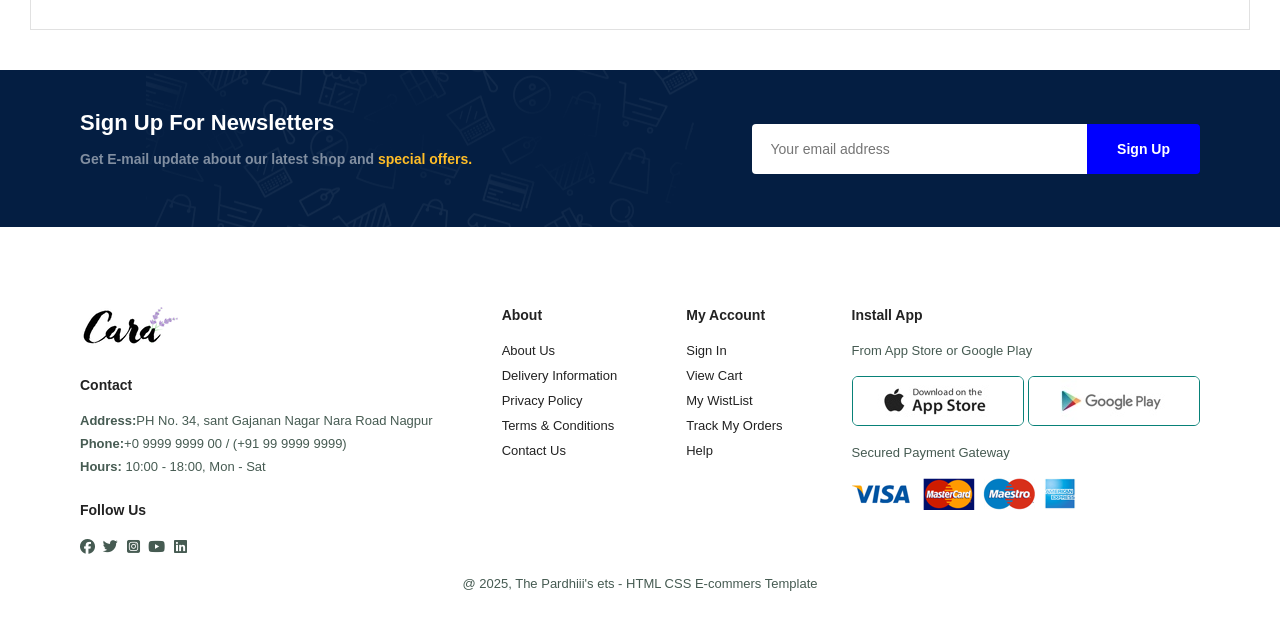
<file: Contact.html>
<!DOCTYPE html>
<html lang="en">

<head>
    <meta charset="UTF-8">
    <meta name="viewport" content="width=device-width, initial-scale=1.0">
    <title>The Pardhiii's E-commers</title>
    <link rel="stylesheet" href="Style.css">
    <link rel="stylesheet" href="https://cdnjs.cloudflare.com/ajax/libs/font-awesome/6.7.2/css/all.min.css"
        integrity="sha512-Evv84Mr4kqVGRNSgIGL/F/aIDqQb7xQ2vcrdIwxfjThSH8CSR7PBEakCr51Ck+w+/U6swU2Im1vVX0SVk9ABhg=="
        crossorigin="anonymous" referrerpolicy="no-referrer" />
</head>

<body>

    <section id="header"> 
        <a href="#"><img src="img/logo.png" class="logo" alt=""></a>

        <div>
            <ul id="navbar">
                <li><a href="Index.html">Home</a></li>
                <li><a href="Shop.html">Shop</a></li>
                <li><a href="Blog.html">Blog</a></li>
                <li><a href="About.html">About</a></li>
                <li><a class="active" href="Contact.html">Contact</a></li>
                <li id="lg-bag"><a href="Cart.html"><i class="fa-solid fa-bag-shopping"></i></a></li>
                <a href="" id="close"><i class="fa-solid fa-xmark"></i></a>
            </ul>
        </div>

        <div id="mobile">
            <a href="Cart.html"><i class="fa-solid fa-bag-shopping"></i></a>
            <i id="bar" class="fas fa-outdent"></i>
        </div>
    </section>

    <section id="page-header" class="about-header">
        <h2>#let's_talk</h2>
        <p>LEAVE A MESSAGE. We love to hear from you!</p>
    </section>

    <section id="contact-details" class="section-p1">
        <div class="details">
            <span>GET IN TOUCH</span>
                <h2>Visit one of our agency locations or contact us todays</h2>
                <h3>Head office</h3>
                <div>
                    <li>
                        <i class="fa-solid fa-map"></i>
                        <p>56 Glassford Street Glasgow G1 !UUL Delhi</p>
                    </li>
                    <li>
                        <i class="fa-solid fa-envelope"></i>
                        <p>contact@example.com</p>
                    </li>
                    <li>
                        <i class="fa-solid fa-phone"></i>
                        <p>contact@example.com</p>
                    </li>
                    <li>
                        <i class="fa-solid fa-clock"></i>
                        <p>Monday to Saturday: 9.00 am to 6.00 pm</p>
                    </li>
             </div>
        </div>

        <div class="map">
            <iframe src="https://www.google.com/maps/embed?pb=!1m18!1m12!1m3!1d3500.0730078005054!2d77.2102625!3d28.6874626!2m3!1f0!2f0!3f0!3m2!1i1024!2i768!4f13.1!3m3!1m2!1s0x390cfd9b8f000001%3A0xdab46ed196bfdc8c!2sDELHI%20UNIVERSITY!5e0!3m2!1sen!2sin!4v1738431247543!5m2!1sen!2sin" width="600" height="450" style="border:0;" allowfullscreen="" loading="lazy" referrerpolicy="no-referrer-when-downgrade"></iframe>
        </div>
    </section>

    <section id="form-details" class="section-p1">
        <form action="">
            <span>LEVE A MESSAGE</span>
            <h2>We love to hear form you</h2>
            <input type="text" placeholder="Your Name">
            <input type="text" placeholder="E-mail">
            <input type="text" placeholder="Subject">
            <textarea name="" id="" cols="30" rows="10" placeholder="Your Message"></textarea>
            <button class="normal">Submit</button>
        </form>

        <div class="people">
            <div>
                <img src="img/1.png" alt="">
                <p><span>John Doe</span>Lorem, ipsum dolor. <br> Phone: +999 9999 00 <br> Email : contact@example.com</p>
            </div>
            <div>
                <img src="img/2.png" alt="">
                <p><span>John Doe</span>Lorem, ipsum dolor. <br> Phone: +999 9999 00 <br> Email : contact@example.com</p>
            </div>
            <div>
                <img src="img/3.png" alt="">
                <p><span>John Doe</span>Lorem, ipsum dolor. <br> Phone: +999 9999 00 <br> Email : contact@example.com</p>
            </div>
        </div>
    </section>

    <section id="newsletter" class="section-p1 section-m1">
        <div class="newtext">
            <h4>Sign Up For Newsletters</h4>
            <p>Get E-mail update about our latest shop and <span>special offers.</span></p>
        </div>
        <div class="form">
            <input type="text" placeholder="Your email address">
            <button class="normal">Sign Up</button>
        </div>
    </section>

    <footer class="section-p1">
        <div class="col">
            <img class="logo" src="img/logo.png" alt="">
            <h4>Contact</h4>
            <p><strong>Address:</strong>PH No. 34, sant Gajanan Nagar Nara Road Nagpur</p>
            <p><strong>Phone:</strong>+0 9999 9999 00 / (+91 99 9999 9999)</p>
            <p><strong>Hours:</strong> 10:00 - 18:00, Mon - Sat</p>
            <div class="follow">
                <h4>Follow Us</h4>
                <div class="icon">
                    <a href="#"><i class="fa-brands fa-facebook"></i></a>
                    <a href="#"><i class="fa-brands fa-twitter"></i></a>
                    <a href="#"><i class="fa-brands fa-square-instagram"></i></a>
                    <a href="#"><i class="fa-brands fa-youtube"></i></a>
                    <a href="#"><i class="fa-brands fa-linkedin"></i></a>
                </div>
            </div>
        </div>

        <div class="col">
            <h4>About</h4>
            <a href="#">About Us</a>
            <a href="#">Delivery Information</a>
            <a href="#">Privacy Policy</a>
            <a href="#">Terms & Conditions</a>
            <a href="#">Contact Us</a>
        </div>

        <div class="col">
            <h4>My Account</h4>
            <a href="#">Sign In</a>
            <a href="#">View Cart</a>
            <a href="#">My WistList</a>
            <a href="#">Track My Orders</a>
            <a href="#">Help</a>
        </div>

        <div class="col install">
            <h4>Install App</h4>
            <p>From App Store or Google Play</p>
            <div class="row">
                <img src="img/app.jpg" alt="">
                <img src="img/play.jpg" alt="">
            </div>
            <p>Secured Payment Gateway</p>
            <img src="img/pay.png" alt="">
        </div>

        <div class="copyright">
            <p>@ 2025, The Pardhiii's ets - HTML CSS E-commers Template</p>
        </div>
    </footer>

    <script src="script.js"></script>
</body>

</html>
</file>
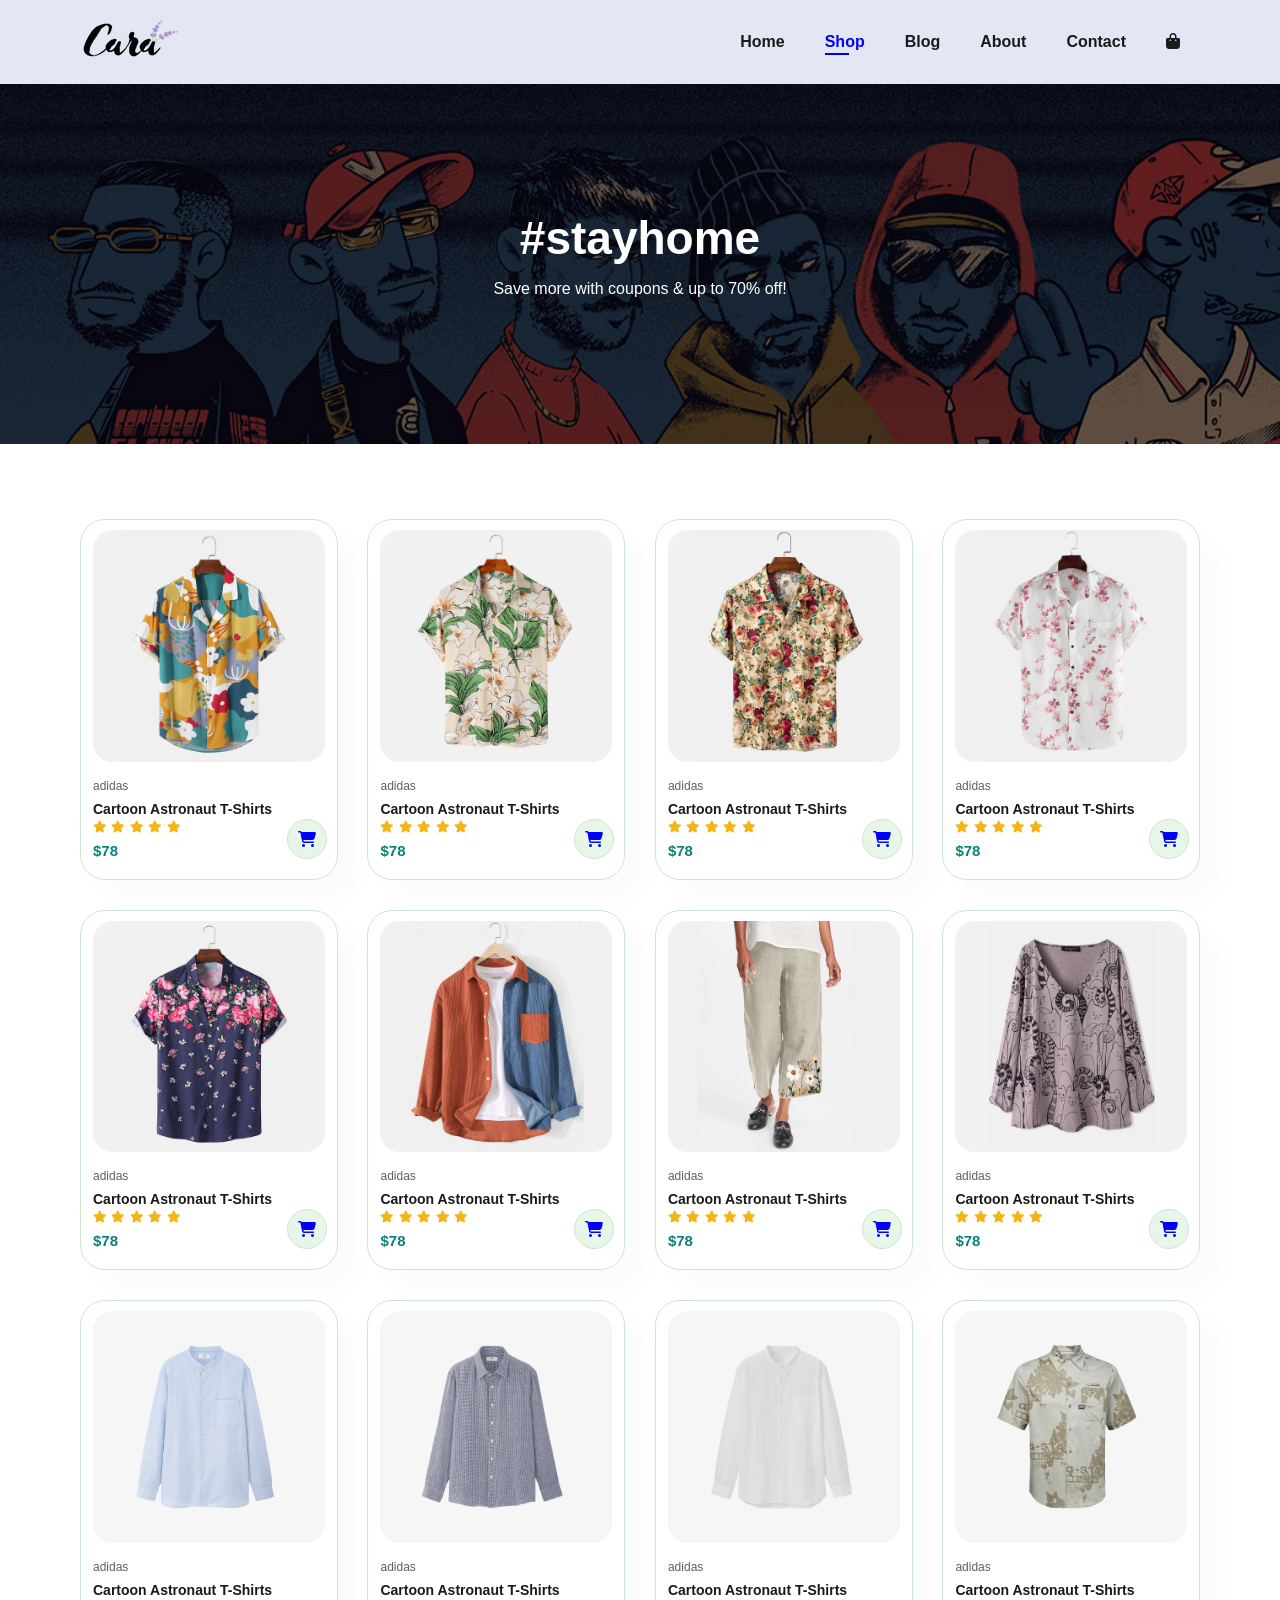
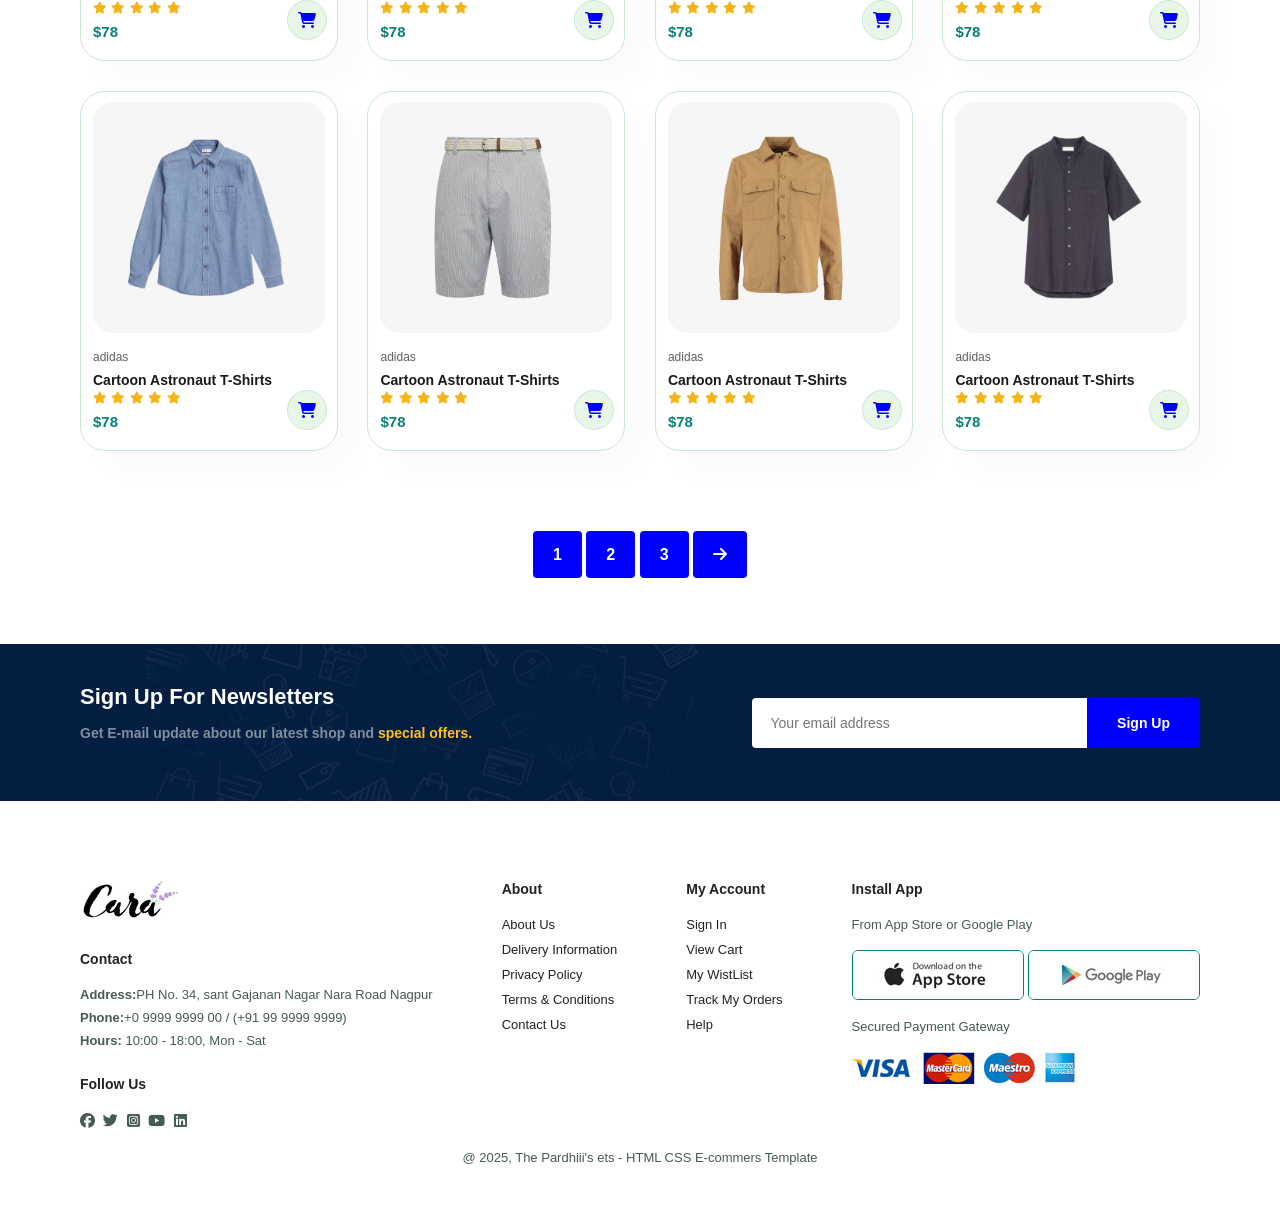
<file: shop.html>
<!DOCTYPE html>
<html lang="en">

<head>
    <meta charset="UTF-8">
    <meta name="viewport" content="width=device-width, initial-scale=1.0">
    <title>The Pardhiii's E-commers</title>
    <link rel="stylesheet" href="style.css">
    <link rel="stylesheet" href="https://cdnjs.cloudflare.com/ajax/libs/font-awesome/6.7.2/css/all.min.css"
        integrity="sha512-Evv84Mr4kqVGRNSgIGL/F/aIDqQb7xQ2vcrdIwxfjThSH8CSR7PBEakCr51Ck+w+/U6swU2Im1vVX0SVk9ABhg=="
        crossorigin="anonymous" referrerpolicy="no-referrer" />
</head>

<body>

    <section id="header">
        <a href="#"><img src="img/logo.png" class="logo" alt=""></a>

        <div>
            <ul id="navbar">
                <li><a href="index.html">Home</a></li>
                <li><a class="active" href="shop.html">Shop</a></li>
                <li><a href="blog.html">Blog</a></li>
                <li><a href="about.html">About</a></li>
                <li><a href="contact.html">Contact</a></li>
                <li id="lg-bag"><a href="cart.html"><i class="fa-solid fa-bag-shopping"></i></a></li>
                <a href="" id="close"><i class="fa-solid fa-xmark"></i></a>
            </ul>
        </div>

        <div id="mobile">
            <a href="cart.html"><i class="fa-solid fa-bag-shopping"></i></a>
            <i id="bar" class="fas fa-outdent"></i>
        </div>
    </section>

    <section id="page-header">
        <h2>#stayhome</h2>
        <p>Save more with coupons & up to 70% off!</p>
    </section>

    <section id="product1" class="section-p1">
        <div class="pro-container">
            <div class="pro" onclick="window.location.href='sproduct.html';">
                <img src="img/f1.jpg" alt="">
                <div class="des">
                    <span>adidas</span>
                    <h5>Cartoon Astronaut T-Shirts</h5>
                    <div class="star">
                        <i class="fas fa-star"></i>
                        <i class="fas fa-star"></i>
                        <i class="fas fa-star"></i>
                        <i class="fas fa-star"></i>
                        <i class="fas fa-star"></i>
                    </div>
                    <h4>$78</h4>
                </div>
                <a href="#" style="width: 40px;
                height: 40px;
                line-height: 40px;
                border-radius: 50px;
                background-color: #e8f6ea;
                font-weight: 500;
                color: blue;
                border: 1px solid #cce7d0;
                position: absolute;
                bottom: 20px;
                right: 10px;"><i class="fa-solid fa-cart-shopping Shipping"></i></a>
            </div>
            <div class="pro" onclick="window.location.href='sproduct.html';">
                <img src="img/f2.jpg" alt="">
                <div class="des">
                    <span>adidas</span>
                    <h5>Cartoon Astronaut T-Shirts</h5>
                    <div class="star">
                        <i class="fas fa-star"></i>
                        <i class="fas fa-star"></i>
                        <i class="fas fa-star"></i>
                        <i class="fas fa-star"></i>
                        <i class="fas fa-star"></i>
                    </div>
                    <h4>$78</h4>
                </div>
                <a href="#" style="width: 40px;
                height: 40px;
                line-height: 40px;
                border-radius: 50px;
                background-color: #e8f6ea;
                font-weight: 500;
                color: blue;
                border: 1px solid #cce7d0;
                position: absolute;
                bottom: 20px;
                right: 10px;"><i class="fa-solid fa-cart-shopping Shipping"></i></a>
            </div>
            <div class="pro" onclick="window.location.href='sproduct.html';">
                <img src="img/f3.jpg" alt="">
                <div class="des">
                    <span>adidas</span>
                    <h5>Cartoon Astronaut T-Shirts</h5>
                    <div class="star">
                        <i class="fas fa-star"></i>
                        <i class="fas fa-star"></i>
                        <i class="fas fa-star"></i>
                        <i class="fas fa-star"></i>
                        <i class="fas fa-star"></i>
                    </div>
                    <h4>$78</h4>
                </div>
                <a href="#" style="width: 40px;
                height: 40px;
                line-height: 40px;
                border-radius: 50px;
                background-color: #e8f6ea;
                font-weight: 500;
                color: blue;
                border: 1px solid #cce7d0;
                position: absolute;
                bottom: 20px;
                right: 10px;"><i class="fa-solid fa-cart-shopping Shipping"></i></a>
            </div>
            <div class="pro" onclick="window.location.href='sproduct.html';">
                <img src="img/f4.jpg" alt="">
                <div class="des">
                    <span>adidas</span>
                    <h5>Cartoon Astronaut T-Shirts</h5>
                    <div class="star">
                        <i class="fas fa-star"></i>
                        <i class="fas fa-star"></i>
                        <i class="fas fa-star"></i>
                        <i class="fas fa-star"></i>
                        <i class="fas fa-star"></i>
                    </div>
                    <h4>$78</h4>
                </div>
                <a href="#" style="width: 40px;
                height: 40px;
                line-height: 40px;
                border-radius: 50px;
                background-color: #e8f6ea;
                font-weight: 500;
                color: blue;
                border: 1px solid #cce7d0;
                position: absolute;
                bottom: 20px;
                right: 10px;"><i class="fa-solid fa-cart-shopping Shipping"></i></a>
            </div>
            <div class="pro" onclick="window.location.href='sproduct.html';">
                <img src="img/f5.jpg" alt="">
                <div class="des">
                    <span>adidas</span>
                    <h5>Cartoon Astronaut T-Shirts</h5>
                    <div class="star">
                        <i class="fas fa-star"></i>
                        <i class="fas fa-star"></i>
                        <i class="fas fa-star"></i>
                        <i class="fas fa-star"></i>
                        <i class="fas fa-star"></i>
                    </div>
                    <h4>$78</h4>
                </div>
                <a href="#" style="width: 40px;
                height: 40px;
                line-height: 40px;
                border-radius: 50px;
                background-color: #e8f6ea;
                font-weight: 500;
                color: blue;
                border: 1px solid #cce7d0;
                position: absolute;
                bottom: 20px;
                right: 10px;"><i class="fa-solid fa-cart-shopping Shipping"></i></a>
            </div>
            <div class="pro" onclick="window.location.href='sproduct.html';">
                <img src="img/f6.jpg" alt="">
                <div class="des">
                    <span>adidas</span>
                    <h5>Cartoon Astronaut T-Shirts</h5>
                    <div class="star">
                        <i class="fas fa-star"></i>
                        <i class="fas fa-star"></i>
                        <i class="fas fa-star"></i>
                        <i class="fas fa-star"></i>
                        <i class="fas fa-star"></i>
                    </div>
                    <h4>$78</h4>
                </div>
                <a href="#" style="width: 40px;
                height: 40px;
                line-height: 40px;
                border-radius: 50px;
                background-color: #e8f6ea;
                font-weight: 500;
                color: blue;
                border: 1px solid #cce7d0;
                position: absolute;
                bottom: 20px;
                right: 10px;"><i class="fa-solid fa-cart-shopping Shipping"></i></a>
            </div>
            <div class="pro" onclick="window.location.href='sproduct.html';">
                <img src="img/f7.jpg" alt="">
                <div class="des">
                    <span>adidas</span>
                    <h5>Cartoon Astronaut T-Shirts</h5>
                    <div class="star">
                        <i class="fas fa-star"></i>
                        <i class="fas fa-star"></i>
                        <i class="fas fa-star"></i>
                        <i class="fas fa-star"></i>
                        <i class="fas fa-star"></i>
                    </div>
                    <h4>$78</h4>
                </div>
                <a href="#" style="width: 40px;
                height: 40px;
                line-height: 40px;
                border-radius: 50px;
                background-color: #e8f6ea;
                font-weight: 500;
                color: blue;
                border: 1px solid #cce7d0;
                position: absolute;
                bottom: 20px;
                right: 10px;"><i class="fa-solid fa-cart-shopping Shipping"></i></a>
            </div>
            <div class="pro" onclick="window.location.href='sproduct.html';">
                <img src="img/f8.jpg" alt="">
                <div class="des">
                    <span>adidas</span>
                    <h5>Cartoon Astronaut T-Shirts</h5>
                    <div class="star">
                        <i class="fas fa-star"></i>
                        <i class="fas fa-star"></i>
                        <i class="fas fa-star"></i>
                        <i class="fas fa-star"></i>
                        <i class="fas fa-star"></i>
                    </div>
                    <h4>$78</h4>
                </div>
                <a href="#" style="width: 40px;
                height: 40px;
                line-height: 40px;
                border-radius: 50px;
                background-color: #e8f6ea;
                font-weight: 500;
                color: blue;
                border: 1px solid #cce7d0;
                position: absolute;
                bottom: 20px;
                right: 10px;"><i class="fa-solid fa-cart-shopping Shipping"></i></a>
            </div>

            <div class="pro" onclick="window.location.href='sproduct.html';">
                <img src="img/n1.jpg" alt="">
                <div class="des">
                    <span>adidas</span>
                    <h5>Cartoon Astronaut T-Shirts</h5>
                    <div class="star">
                        <i class="fas fa-star"></i>
                        <i class="fas fa-star"></i>
                        <i class="fas fa-star"></i>
                        <i class="fas fa-star"></i>
                        <i class="fas fa-star"></i>
                    </div>
                    <h4>$78</h4>
                </div>
                <a href="#" style="width: 40px;
                height: 40px;
                line-height: 40px;
                border-radius: 50px;
                background-color: #e8f6ea;
                font-weight: 500;
                color: blue;
                border: 1px solid #cce7d0;
                position: absolute;
                bottom: 20px;
                right: 10px;"><i class="fa-solid fa-cart-shopping Shipping"></i></a>
            </div>
            <div class="pro" onclick="window.location.href='sproduct.html';">
                <img src="img/n2.jpg" alt="">
                <div class="des">
                    <span>adidas</span>
                    <h5>Cartoon Astronaut T-Shirts</h5>
                    <div class="star">
                        <i class="fas fa-star"></i>
                        <i class="fas fa-star"></i>
                        <i class="fas fa-star"></i>
                        <i class="fas fa-star"></i>
                        <i class="fas fa-star"></i>
                    </div>
                    <h4>$78</h4>
                </div>
                <a href="#" style="width: 40px;
                height: 40px;
                line-height: 40px;
                border-radius: 50px;
                background-color: #e8f6ea;
                font-weight: 500;
                color: blue;
                border: 1px solid #cce7d0;
                position: absolute;
                bottom: 20px;
                right: 10px;"><i class="fa-solid fa-cart-shopping Shipping"></i></a>
            </div>
            <div class="pro" onclick="window.location.href='sproduct.html';">
                <img src="img/n3.jpg" alt="">
                <div class="des">
                    <span>adidas</span>
                    <h5>Cartoon Astronaut T-Shirts</h5>
                    <div class="star">
                        <i class="fas fa-star"></i>
                        <i class="fas fa-star"></i>
                        <i class="fas fa-star"></i>
                        <i class="fas fa-star"></i>
                        <i class="fas fa-star"></i>
                    </div>
                    <h4>$78</h4>
                </div>
                <a href="#" style="width: 40px;
                height: 40px;
                line-height: 40px;
                border-radius: 50px;
                background-color: #e8f6ea;
                font-weight: 500;
                color: blue;
                border: 1px solid #cce7d0;
                position: absolute;
                bottom: 20px;
                right: 10px;"><i class="fa-solid fa-cart-shopping Shipping"></i></a>
            </div>
            <div class="pro" onclick="window.location.href='sproduct.html';">
                <img src="img/n4.jpg" alt="">
                <div class="des">
                    <span>adidas</span>
                    <h5>Cartoon Astronaut T-Shirts</h5>
                    <div class="star">
                        <i class="fas fa-star"></i>
                        <i class="fas fa-star"></i>
                        <i class="fas fa-star"></i>
                        <i class="fas fa-star"></i>
                        <i class="fas fa-star"></i>
                    </div>
                    <h4>$78</h4>
                </div>
                <a href="#" style="width: 40px;
                height: 40px;
                line-height: 40px;
                border-radius: 50px;
                background-color: #e8f6ea;
                font-weight: 500;
                color: blue;
                border: 1px solid #cce7d0;
                position: absolute;
                bottom: 20px;
                right: 10px;"><i class="fa-solid fa-cart-shopping Shipping"></i></a>
            </div>
            <div class="pro" onclick="window.location.href='sproduct.html';">
                <img src="img/n5.jpg" alt="">
                <div class="des">
                    <span>adidas</span>
                    <h5>Cartoon Astronaut T-Shirts</h5>
                    <div class="star">
                        <i class="fas fa-star"></i>
                        <i class="fas fa-star"></i>
                        <i class="fas fa-star"></i>
                        <i class="fas fa-star"></i>
                        <i class="fas fa-star"></i>
                    </div>
                    <h4>$78</h4>
                </div>
                <a href="#" style="width: 40px;
                height: 40px;
                line-height: 40px;
                border-radius: 50px;
                background-color: #e8f6ea;
                font-weight: 500;
                color: blue;
                border: 1px solid #cce7d0;
                position: absolute;
                bottom: 20px;
                right: 10px;"><i class="fa-solid fa-cart-shopping Shipping"></i></a>
            </div>
            <div class="pro" onclick="window.location.href='sproduct.html';">
                <img src="img/n6.jpg" alt="">
                <div class="des">
                    <span>adidas</span>
                    <h5>Cartoon Astronaut T-Shirts</h5>
                    <div class="star">
                        <i class="fas fa-star"></i>
                        <i class="fas fa-star"></i>
                        <i class="fas fa-star"></i>
                        <i class="fas fa-star"></i>
                        <i class="fas fa-star"></i>
                    </div>
                    <h4>$78</h4>
                </div>
                <a href="#" style="width: 40px;
                height: 40px;
                line-height: 40px;
                border-radius: 50px;
                background-color: #e8f6ea;
                font-weight: 500;
                color: blue;
                border: 1px solid #cce7d0;
                position: absolute;
                bottom: 20px;
                right: 10px;"><i class="fa-solid fa-cart-shopping Shipping"></i></a>
            </div>
            <div class="pro" onclick="window.location.href='sproduct.html';">
                <img src="img/n7.jpg" alt="">
                <div class="des">
                    <span>adidas</span>
                    <h5>Cartoon Astronaut T-Shirts</h5>
                    <div class="star">
                        <i class="fas fa-star"></i>
                        <i class="fas fa-star"></i>
                        <i class="fas fa-star"></i>
                        <i class="fas fa-star"></i>
                        <i class="fas fa-star"></i>
                    </div>
                    <h4>$78</h4>
                </div>
                <a href="#" style="width: 40px;
                height: 40px;
                line-height: 40px;
                border-radius: 50px;
                background-color: #e8f6ea;
                font-weight: 500;
                color: blue;
                border: 1px solid #cce7d0;
                position: absolute;
                bottom: 20px;
                right: 10px;"><i class="fa-solid fa-cart-shopping Shipping"></i></a>
            </div>
            <div class="pro" onclick="window.location.href='sproduct.html';">
                <img src="img/n8.jpg" alt="">
                <div class="des">
                    <span>adidas</span>
                    <h5>Cartoon Astronaut T-Shirts</h5>
                    <div class="star">
                        <i class="fas fa-star"></i>
                        <i class="fas fa-star"></i>
                        <i class="fas fa-star"></i>
                        <i class="fas fa-star"></i>
                        <i class="fas fa-star"></i>
                    </div>
                    <h4>$78</h4>
                </div>
                <a href="#" style="width: 40px;
                height: 40px;
                line-height: 40px;
                border-radius: 50px;
                background-color: #e8f6ea;
                font-weight: 500;
                color: blue;
                border: 1px solid #cce7d0;
                position: absolute;
                bottom: 20px;
                right: 10px;"><i class="fa-solid fa-cart-shopping Shipping"></i></a>
            </div>

        </div>
    </section>

    <section id="pagination" class="section-p1">
        <a href="#">1</a>
        <a href="#">2</a>
        <a href="#">3</a>
        <a href="#"><i class="fa-solid fa-arrow-right"></i></a>
    </section>

    <section id="newsletter" class="section-p1 section-m1">
        <div class="newtext">
            <h4>Sign Up For Newsletters</h4>
            <p>Get E-mail update about our latest shop and <span>special offers.</span></p>
        </div>
        <div class="form">
            <input type="text" placeholder="Your email address">
            <button class="normal">Sign Up</button>
        </div>
    </section>

    <footer class="section-p1">
        <div class="col">
            <img class="logo" src="img/logo.png" alt="">
            <h4>Contact</h4>
            <p><strong>Address:</strong>PH No. 34, sant Gajanan Nagar Nara Road Nagpur</p>
            <p><strong>Phone:</strong>+0 9999 9999 00 / (+91 99 9999 9999)</p>
            <p><strong>Hours:</strong> 10:00 - 18:00, Mon - Sat</p>
            <div class="follow">
                <h4>Follow Us</h4>
                <div class="icon">
                    <a href="#"><i class="fa-brands fa-facebook"></i></a>
                    <a href="#"><i class="fa-brands fa-twitter"></i></a>
                    <a href="#"><i class="fa-brands fa-square-instagram"></i></a>
                    <a href="#"><i class="fa-brands fa-youtube"></i></a>
                    <a href="#"><i class="fa-brands fa-linkedin"></i></a>
                </div>
            </div>
        </div>

        <div class="col">
            <h4>About</h4>
            <a href="#">About Us</a>
            <a href="#">Delivery Information</a>
            <a href="#">Privacy Policy</a>
            <a href="#">Terms & Conditions</a>
            <a href="#">Contact Us</a>
        </div>

        <div class="col">
            <h4>My Account</h4>
            <a href="#">Sign In</a>
            <a href="#">View Cart</a>
            <a href="#">My WistList</a>
            <a href="#">Track My Orders</a>
            <a href="#">Help</a>
        </div>

        <div class="col install">
            <h4>Install App</h4>
            <p>From App Store or Google Play</p>
            <div class="row">
                <img src="img/app.jpg" alt="">
                <img src="img/play.jpg" alt="">
            </div>
            <p>Secured Payment Gateway</p>
            <img src="img/pay.png" alt="">
        </div>

        <div class="copyright">
            <p>@ 2025, The Pardhiii's ets - HTML CSS E-commers Template</p>
        </div>
    </footer>

    <script src="script.js"></script>
</body>

</html>
</file>
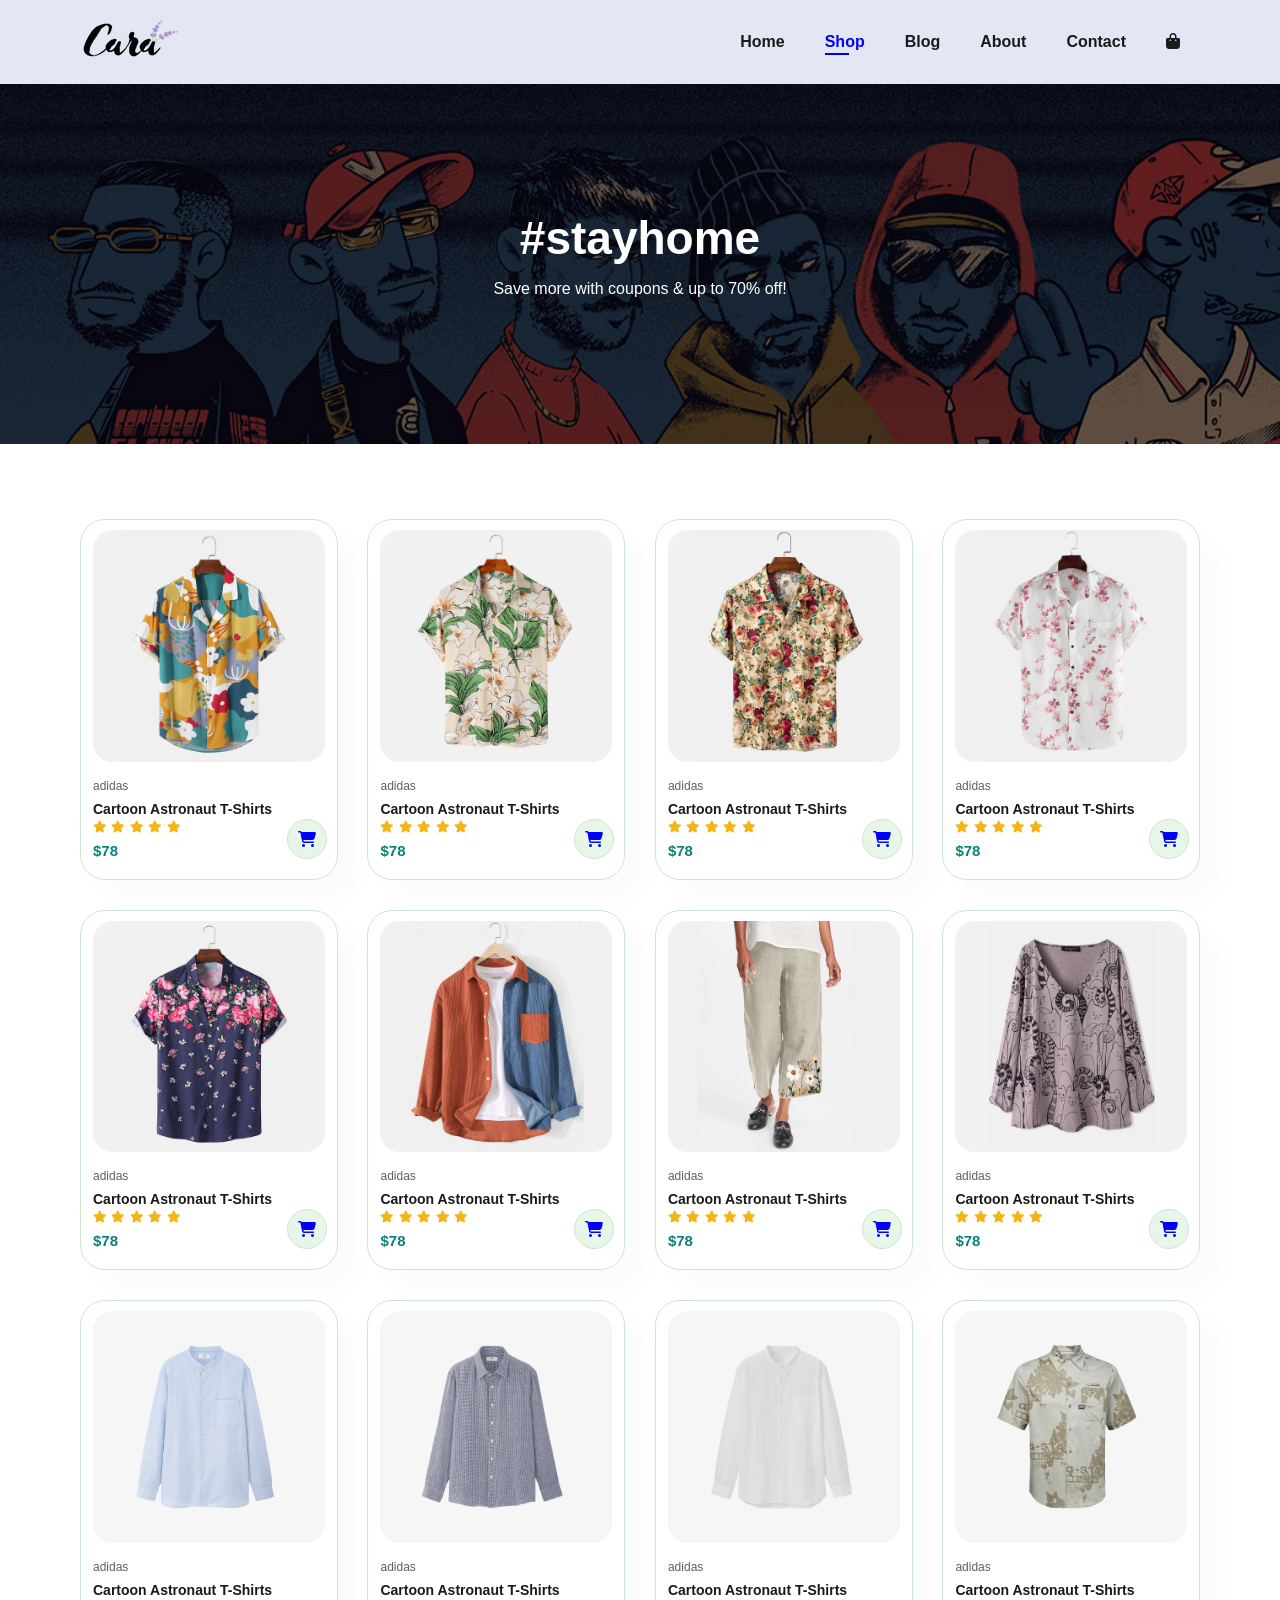
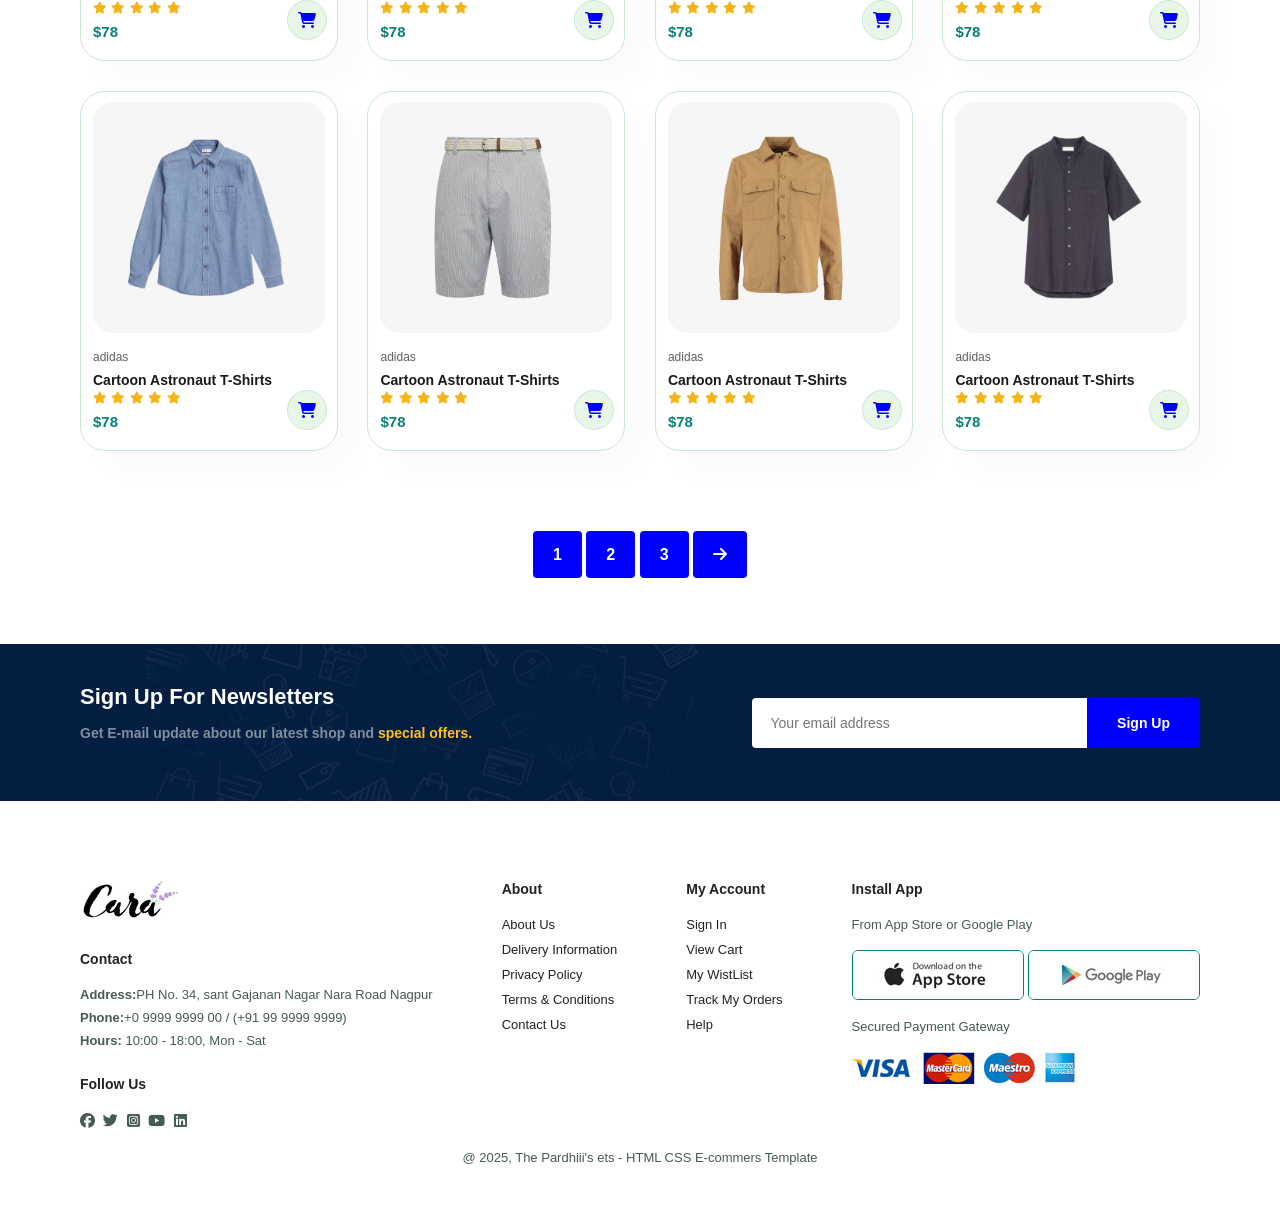
<file: Shop.html>
<!DOCTYPE html>
<html lang="en">

<head>
    <meta charset="UTF-8">
    <meta name="viewport" content="width=device-width, initial-scale=1.0">
    <title>The Pardhiii's E-commers</title>
    <link rel="stylesheet" href="Style.css">
    <link rel="stylesheet" href="https://cdnjs.cloudflare.com/ajax/libs/font-awesome/6.7.2/css/all.min.css"
        integrity="sha512-Evv84Mr4kqVGRNSgIGL/F/aIDqQb7xQ2vcrdIwxfjThSH8CSR7PBEakCr51Ck+w+/U6swU2Im1vVX0SVk9ABhg=="
        crossorigin="anonymous" referrerpolicy="no-referrer" />
</head>

<body>

    <section id="header">
        <a href="#"><img src="img/logo.png" class="logo" alt=""></a>

        <div>
            <ul id="navbar">
                <li><a href="Index.html">Home</a></li>
                <li><a class="active" href="Shop.html">Shop</a></li>
                <li><a href="Blog.html">Blog</a></li>
                <li><a href="About.html">About</a></li>
                <li><a href="Contact.html">Contact</a></li>
                <li id="lg-bag"><a href="Cart.html"><i class="fa-solid fa-bag-shopping"></i></a></li>
                <a href="" id="close"><i class="fa-solid fa-xmark"></i></a>
            </ul>
        </div>

        <div id="mobile">
            <a href="Cart.html"><i class="fa-solid fa-bag-shopping"></i></a>
            <i id="bar" class="fas fa-outdent"></i>
        </div>
    </section>

    <section id="page-header">
        <h2>#stayhome</h2>
        <p>Save more with coupons & up to 70% off!</p>
    </section>

    <section id="product1" class="section-p1">
        <div class="pro-container">
            <div class="pro" onclick="window.location.href='sproduct.html';">
                <img src="img/f1.jpg" alt="">
                <div class="des">
                    <span>adidas</span>
                    <h5>Cartoon Astronaut T-Shirts</h5>
                    <div class="star">
                        <i class="fas fa-star"></i>
                        <i class="fas fa-star"></i>
                        <i class="fas fa-star"></i>
                        <i class="fas fa-star"></i>
                        <i class="fas fa-star"></i>
                    </div>
                    <h4>$78</h4>
                </div>
                <a href="#" style="width: 40px;
                height: 40px;
                line-height: 40px;
                border-radius: 50px;
                background-color: #e8f6ea;
                font-weight: 500;
                color: blue;
                border: 1px solid #cce7d0;
                position: absolute;
                bottom: 20px;
                right: 10px;"><i class="fa-solid fa-cart-shopping Shipping"></i></a>
            </div>
            <div class="pro" onclick="window.location.href='sproduct.html';">
                <img src="img/f2.jpg" alt="">
                <div class="des">
                    <span>adidas</span>
                    <h5>Cartoon Astronaut T-Shirts</h5>
                    <div class="star">
                        <i class="fas fa-star"></i>
                        <i class="fas fa-star"></i>
                        <i class="fas fa-star"></i>
                        <i class="fas fa-star"></i>
                        <i class="fas fa-star"></i>
                    </div>
                    <h4>$78</h4>
                </div>
                <a href="#" style="width: 40px;
                height: 40px;
                line-height: 40px;
                border-radius: 50px;
                background-color: #e8f6ea;
                font-weight: 500;
                color: blue;
                border: 1px solid #cce7d0;
                position: absolute;
                bottom: 20px;
                right: 10px;"><i class="fa-solid fa-cart-shopping Shipping"></i></a>
            </div>
            <div class="pro" onclick="window.location.href='sproduct.html';">
                <img src="img/f3.jpg" alt="">
                <div class="des">
                    <span>adidas</span>
                    <h5>Cartoon Astronaut T-Shirts</h5>
                    <div class="star">
                        <i class="fas fa-star"></i>
                        <i class="fas fa-star"></i>
                        <i class="fas fa-star"></i>
                        <i class="fas fa-star"></i>
                        <i class="fas fa-star"></i>
                    </div>
                    <h4>$78</h4>
                </div>
                <a href="#" style="width: 40px;
                height: 40px;
                line-height: 40px;
                border-radius: 50px;
                background-color: #e8f6ea;
                font-weight: 500;
                color: blue;
                border: 1px solid #cce7d0;
                position: absolute;
                bottom: 20px;
                right: 10px;"><i class="fa-solid fa-cart-shopping Shipping"></i></a>
            </div>
            <div class="pro" onclick="window.location.href='sproduct.html';">
                <img src="img/f4.jpg" alt="">
                <div class="des">
                    <span>adidas</span>
                    <h5>Cartoon Astronaut T-Shirts</h5>
                    <div class="star">
                        <i class="fas fa-star"></i>
                        <i class="fas fa-star"></i>
                        <i class="fas fa-star"></i>
                        <i class="fas fa-star"></i>
                        <i class="fas fa-star"></i>
                    </div>
                    <h4>$78</h4>
                </div>
                <a href="#" style="width: 40px;
                height: 40px;
                line-height: 40px;
                border-radius: 50px;
                background-color: #e8f6ea;
                font-weight: 500;
                color: blue;
                border: 1px solid #cce7d0;
                position: absolute;
                bottom: 20px;
                right: 10px;"><i class="fa-solid fa-cart-shopping Shipping"></i></a>
            </div>
            <div class="pro" onclick="window.location.href='sproduct.html';">
                <img src="img/f5.jpg" alt="">
                <div class="des">
                    <span>adidas</span>
                    <h5>Cartoon Astronaut T-Shirts</h5>
                    <div class="star">
                        <i class="fas fa-star"></i>
                        <i class="fas fa-star"></i>
                        <i class="fas fa-star"></i>
                        <i class="fas fa-star"></i>
                        <i class="fas fa-star"></i>
                    </div>
                    <h4>$78</h4>
                </div>
                <a href="#" style="width: 40px;
                height: 40px;
                line-height: 40px;
                border-radius: 50px;
                background-color: #e8f6ea;
                font-weight: 500;
                color: blue;
                border: 1px solid #cce7d0;
                position: absolute;
                bottom: 20px;
                right: 10px;"><i class="fa-solid fa-cart-shopping Shipping"></i></a>
            </div>
            <div class="pro" onclick="window.location.href='sproduct.html';">
                <img src="img/f6.jpg" alt="">
                <div class="des">
                    <span>adidas</span>
                    <h5>Cartoon Astronaut T-Shirts</h5>
                    <div class="star">
                        <i class="fas fa-star"></i>
                        <i class="fas fa-star"></i>
                        <i class="fas fa-star"></i>
                        <i class="fas fa-star"></i>
                        <i class="fas fa-star"></i>
                    </div>
                    <h4>$78</h4>
                </div>
                <a href="#" style="width: 40px;
                height: 40px;
                line-height: 40px;
                border-radius: 50px;
                background-color: #e8f6ea;
                font-weight: 500;
                color: blue;
                border: 1px solid #cce7d0;
                position: absolute;
                bottom: 20px;
                right: 10px;"><i class="fa-solid fa-cart-shopping Shipping"></i></a>
            </div>
            <div class="pro" onclick="window.location.href='sproduct.html';">
                <img src="img/f7.jpg" alt="">
                <div class="des">
                    <span>adidas</span>
                    <h5>Cartoon Astronaut T-Shirts</h5>
                    <div class="star">
                        <i class="fas fa-star"></i>
                        <i class="fas fa-star"></i>
                        <i class="fas fa-star"></i>
                        <i class="fas fa-star"></i>
                        <i class="fas fa-star"></i>
                    </div>
                    <h4>$78</h4>
                </div>
                <a href="#" style="width: 40px;
                height: 40px;
                line-height: 40px;
                border-radius: 50px;
                background-color: #e8f6ea;
                font-weight: 500;
                color: blue;
                border: 1px solid #cce7d0;
                position: absolute;
                bottom: 20px;
                right: 10px;"><i class="fa-solid fa-cart-shopping Shipping"></i></a>
            </div>
            <div class="pro" onclick="window.location.href='sproduct.html';">
                <img src="img/f8.jpg" alt="">
                <div class="des">
                    <span>adidas</span>
                    <h5>Cartoon Astronaut T-Shirts</h5>
                    <div class="star">
                        <i class="fas fa-star"></i>
                        <i class="fas fa-star"></i>
                        <i class="fas fa-star"></i>
                        <i class="fas fa-star"></i>
                        <i class="fas fa-star"></i>
                    </div>
                    <h4>$78</h4>
                </div>
                <a href="#" style="width: 40px;
                height: 40px;
                line-height: 40px;
                border-radius: 50px;
                background-color: #e8f6ea;
                font-weight: 500;
                color: blue;
                border: 1px solid #cce7d0;
                position: absolute;
                bottom: 20px;
                right: 10px;"><i class="fa-solid fa-cart-shopping Shipping"></i></a>
            </div>

            <div class="pro" onclick="window.location.href='sproduct.html';">
                <img src="img/n1.jpg" alt="">
                <div class="des">
                    <span>adidas</span>
                    <h5>Cartoon Astronaut T-Shirts</h5>
                    <div class="star">
                        <i class="fas fa-star"></i>
                        <i class="fas fa-star"></i>
                        <i class="fas fa-star"></i>
                        <i class="fas fa-star"></i>
                        <i class="fas fa-star"></i>
                    </div>
                    <h4>$78</h4>
                </div>
                <a href="#" style="width: 40px;
                height: 40px;
                line-height: 40px;
                border-radius: 50px;
                background-color: #e8f6ea;
                font-weight: 500;
                color: blue;
                border: 1px solid #cce7d0;
                position: absolute;
                bottom: 20px;
                right: 10px;"><i class="fa-solid fa-cart-shopping Shipping"></i></a>
            </div>
            <div class="pro" onclick="window.location.href='sproduct.html';">
                <img src="img/n2.jpg" alt="">
                <div class="des">
                    <span>adidas</span>
                    <h5>Cartoon Astronaut T-Shirts</h5>
                    <div class="star">
                        <i class="fas fa-star"></i>
                        <i class="fas fa-star"></i>
                        <i class="fas fa-star"></i>
                        <i class="fas fa-star"></i>
                        <i class="fas fa-star"></i>
                    </div>
                    <h4>$78</h4>
                </div>
                <a href="#" style="width: 40px;
                height: 40px;
                line-height: 40px;
                border-radius: 50px;
                background-color: #e8f6ea;
                font-weight: 500;
                color: blue;
                border: 1px solid #cce7d0;
                position: absolute;
                bottom: 20px;
                right: 10px;"><i class="fa-solid fa-cart-shopping Shipping"></i></a>
            </div>
            <div class="pro" onclick="window.location.href='sproduct.html';">
                <img src="img/n3.jpg" alt="">
                <div class="des">
                    <span>adidas</span>
                    <h5>Cartoon Astronaut T-Shirts</h5>
                    <div class="star">
                        <i class="fas fa-star"></i>
                        <i class="fas fa-star"></i>
                        <i class="fas fa-star"></i>
                        <i class="fas fa-star"></i>
                        <i class="fas fa-star"></i>
                    </div>
                    <h4>$78</h4>
                </div>
                <a href="#" style="width: 40px;
                height: 40px;
                line-height: 40px;
                border-radius: 50px;
                background-color: #e8f6ea;
                font-weight: 500;
                color: blue;
                border: 1px solid #cce7d0;
                position: absolute;
                bottom: 20px;
                right: 10px;"><i class="fa-solid fa-cart-shopping Shipping"></i></a>
            </div>
            <div class="pro" onclick="window.location.href='sproduct.html';">
                <img src="img/n4.jpg" alt="">
                <div class="des">
                    <span>adidas</span>
                    <h5>Cartoon Astronaut T-Shirts</h5>
                    <div class="star">
                        <i class="fas fa-star"></i>
                        <i class="fas fa-star"></i>
                        <i class="fas fa-star"></i>
                        <i class="fas fa-star"></i>
                        <i class="fas fa-star"></i>
                    </div>
                    <h4>$78</h4>
                </div>
                <a href="#" style="width: 40px;
                height: 40px;
                line-height: 40px;
                border-radius: 50px;
                background-color: #e8f6ea;
                font-weight: 500;
                color: blue;
                border: 1px solid #cce7d0;
                position: absolute;
                bottom: 20px;
                right: 10px;"><i class="fa-solid fa-cart-shopping Shipping"></i></a>
            </div>
            <div class="pro" onclick="window.location.href='sproduct.html';">
                <img src="img/n5.jpg" alt="">
                <div class="des">
                    <span>adidas</span>
                    <h5>Cartoon Astronaut T-Shirts</h5>
                    <div class="star">
                        <i class="fas fa-star"></i>
                        <i class="fas fa-star"></i>
                        <i class="fas fa-star"></i>
                        <i class="fas fa-star"></i>
                        <i class="fas fa-star"></i>
                    </div>
                    <h4>$78</h4>
                </div>
                <a href="#" style="width: 40px;
                height: 40px;
                line-height: 40px;
                border-radius: 50px;
                background-color: #e8f6ea;
                font-weight: 500;
                color: blue;
                border: 1px solid #cce7d0;
                position: absolute;
                bottom: 20px;
                right: 10px;"><i class="fa-solid fa-cart-shopping Shipping"></i></a>
            </div>
            <div class="pro" onclick="window.location.href='sproduct.html';">
                <img src="img/n6.jpg" alt="">
                <div class="des">
                    <span>adidas</span>
                    <h5>Cartoon Astronaut T-Shirts</h5>
                    <div class="star">
                        <i class="fas fa-star"></i>
                        <i class="fas fa-star"></i>
                        <i class="fas fa-star"></i>
                        <i class="fas fa-star"></i>
                        <i class="fas fa-star"></i>
                    </div>
                    <h4>$78</h4>
                </div>
                <a href="#" style="width: 40px;
                height: 40px;
                line-height: 40px;
                border-radius: 50px;
                background-color: #e8f6ea;
                font-weight: 500;
                color: blue;
                border: 1px solid #cce7d0;
                position: absolute;
                bottom: 20px;
                right: 10px;"><i class="fa-solid fa-cart-shopping Shipping"></i></a>
            </div>
            <div class="pro" onclick="window.location.href='sproduct.html';">
                <img src="img/n7.jpg" alt="">
                <div class="des">
                    <span>adidas</span>
                    <h5>Cartoon Astronaut T-Shirts</h5>
                    <div class="star">
                        <i class="fas fa-star"></i>
                        <i class="fas fa-star"></i>
                        <i class="fas fa-star"></i>
                        <i class="fas fa-star"></i>
                        <i class="fas fa-star"></i>
                    </div>
                    <h4>$78</h4>
                </div>
                <a href="#" style="width: 40px;
                height: 40px;
                line-height: 40px;
                border-radius: 50px;
                background-color: #e8f6ea;
                font-weight: 500;
                color: blue;
                border: 1px solid #cce7d0;
                position: absolute;
                bottom: 20px;
                right: 10px;"><i class="fa-solid fa-cart-shopping Shipping"></i></a>
            </div>
            <div class="pro" onclick="window.location.href='sproduct.html';">
                <img src="img/n8.jpg" alt="">
                <div class="des">
                    <span>adidas</span>
                    <h5>Cartoon Astronaut T-Shirts</h5>
                    <div class="star">
                        <i class="fas fa-star"></i>
                        <i class="fas fa-star"></i>
                        <i class="fas fa-star"></i>
                        <i class="fas fa-star"></i>
                        <i class="fas fa-star"></i>
                    </div>
                    <h4>$78</h4>
                </div>
                <a href="#" style="width: 40px;
                height: 40px;
                line-height: 40px;
                border-radius: 50px;
                background-color: #e8f6ea;
                font-weight: 500;
                color: blue;
                border: 1px solid #cce7d0;
                position: absolute;
                bottom: 20px;
                right: 10px;"><i class="fa-solid fa-cart-shopping Shipping"></i></a>
            </div>

        </div>
    </section>

    <section id="pagination" class="section-p1">
        <a href="#">1</a>
        <a href="#">2</a>
        <a href="#">3</a>
        <a href="#"><i class="fa-solid fa-arrow-right"></i></a>
    </section>

    <section id="newsletter" class="section-p1 section-m1">
        <div class="newtext">
            <h4>Sign Up For Newsletters</h4>
            <p>Get E-mail update about our latest shop and <span>special offers.</span></p>
        </div>
        <div class="form">
            <input type="text" placeholder="Your email address">
            <button class="normal">Sign Up</button>
        </div>
    </section>

    <footer class="section-p1">
        <div class="col">
            <img class="logo" src="img/logo.png" alt="">
            <h4>Contact</h4>
            <p><strong>Address:</strong>PH No. 34, sant Gajanan Nagar Nara Road Nagpur</p>
            <p><strong>Phone:</strong>+0 9999 9999 00 / (+91 99 9999 9999)</p>
            <p><strong>Hours:</strong> 10:00 - 18:00, Mon - Sat</p>
            <div class="follow">
                <h4>Follow Us</h4>
                <div class="icon">
                    <a href="#"><i class="fa-brands fa-facebook"></i></a>
                    <a href="#"><i class="fa-brands fa-twitter"></i></a>
                    <a href="#"><i class="fa-brands fa-square-instagram"></i></a>
                    <a href="#"><i class="fa-brands fa-youtube"></i></a>
                    <a href="#"><i class="fa-brands fa-linkedin"></i></a>
                </div>
            </div>
        </div>

        <div class="col">
            <h4>About</h4>
            <a href="#">About Us</a>
            <a href="#">Delivery Information</a>
            <a href="#">Privacy Policy</a>
            <a href="#">Terms & Conditions</a>
            <a href="#">Contact Us</a>
        </div>

        <div class="col">
            <h4>My Account</h4>
            <a href="#">Sign In</a>
            <a href="#">View Cart</a>
            <a href="#">My WistList</a>
            <a href="#">Track My Orders</a>
            <a href="#">Help</a>
        </div>

        <div class="col install">
            <h4>Install App</h4>
            <p>From App Store or Google Play</p>
            <div class="row">
                <img src="img/app.jpg" alt="">
                <img src="img/play.jpg" alt="">
            </div>
            <p>Secured Payment Gateway</p>
            <img src="img/pay.png" alt="">
        </div>

        <div class="copyright">
            <p>@ 2025, The Pardhiii's ets - HTML CSS E-commers Template</p>
        </div>
    </footer>

    <script src="script.js"></script>
</body>

</html>
</file>
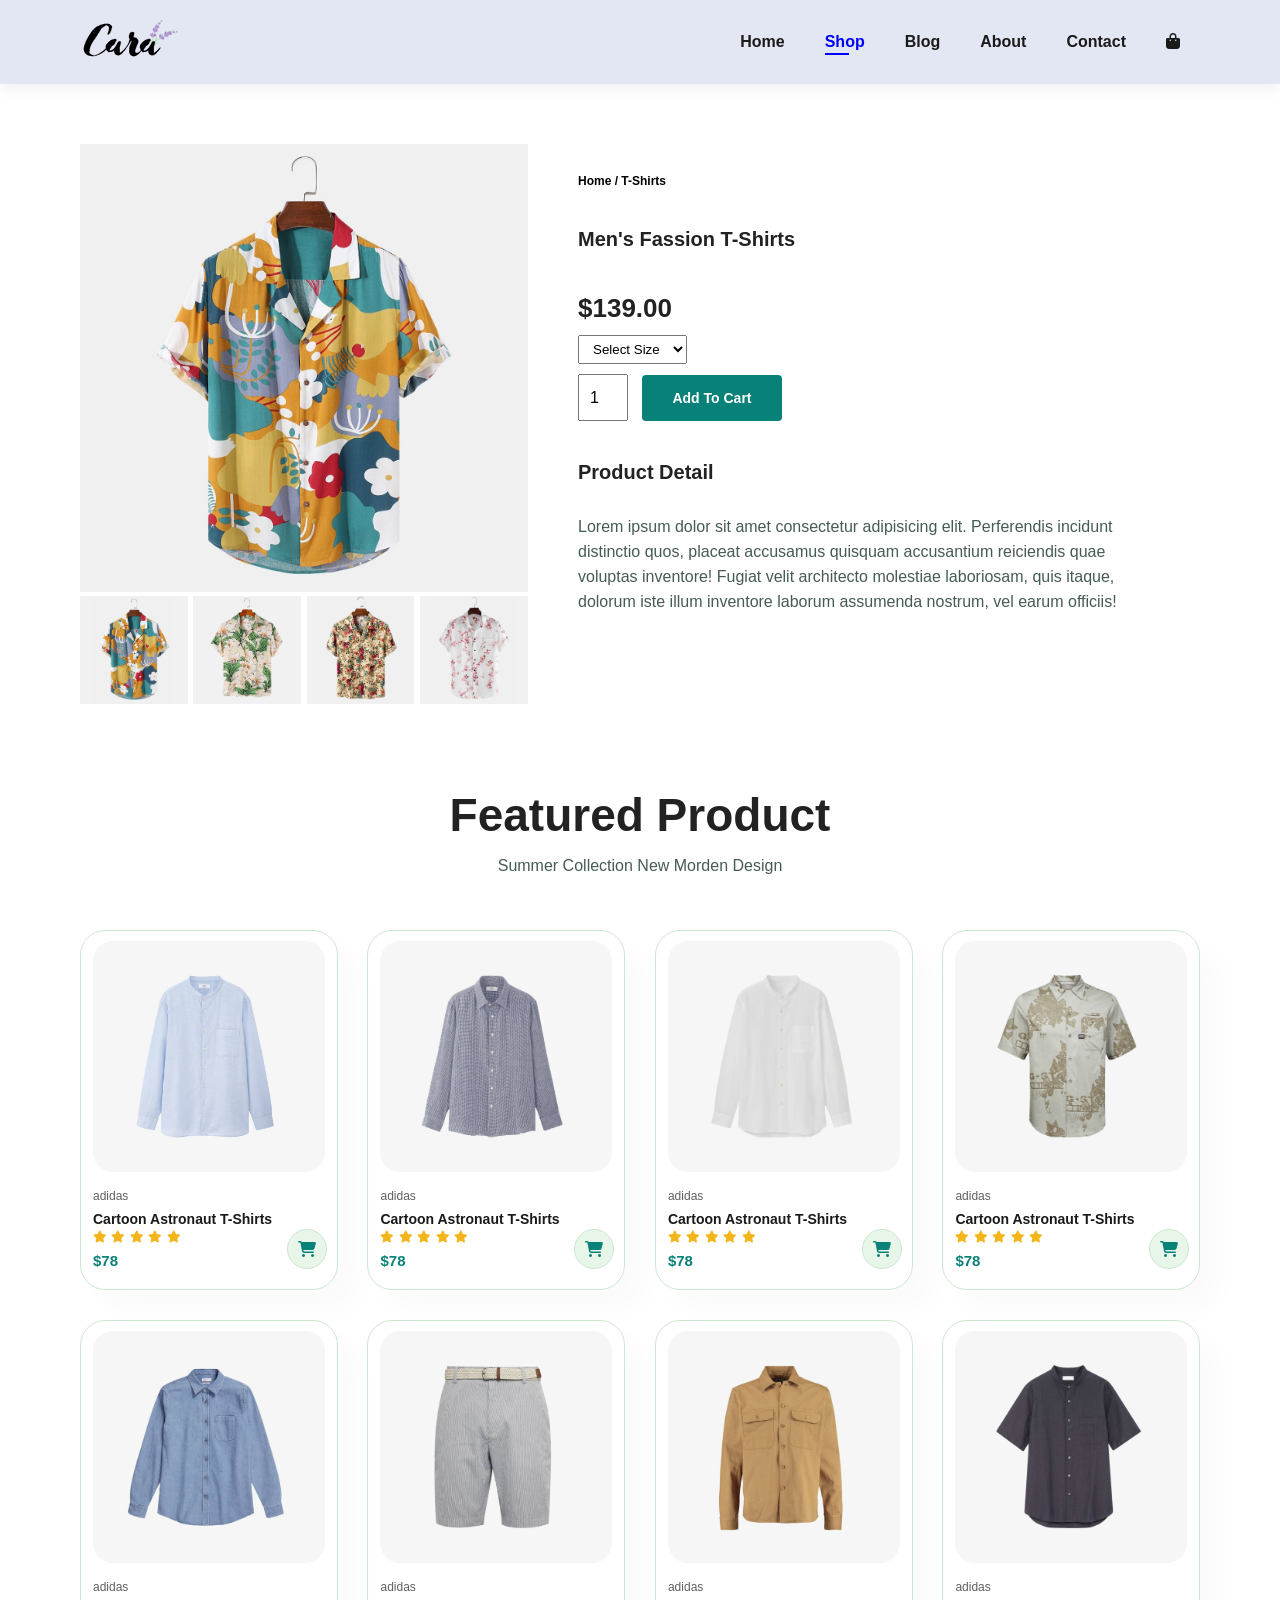
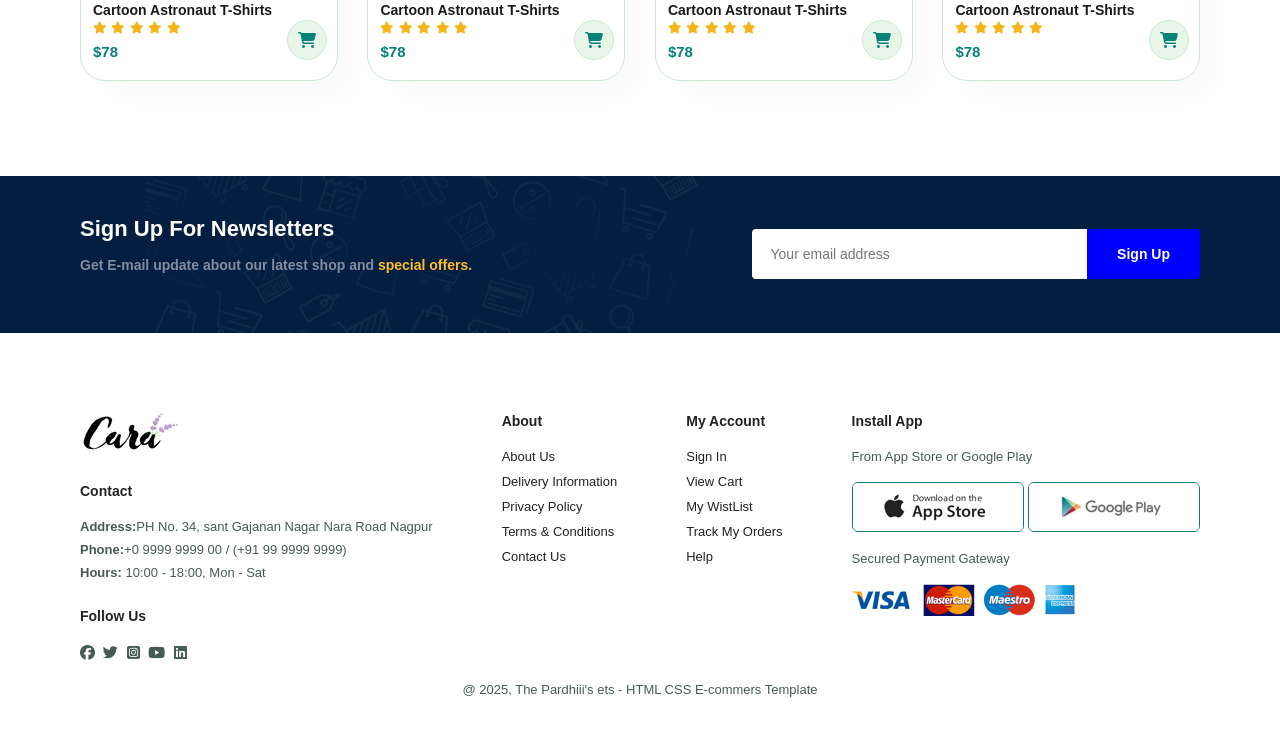
<file: sproduct.html>
<!DOCTYPE html>
<html lang="en">

<head>
    <meta charset="UTF-8">
    <meta name="viewport" content="width=device-width, initial-scale=1.0">
    <title>The Pardhiii's E-commers</title>
    <link rel="stylesheet" href="style.css">
    <link rel="stylesheet" href="https://cdnjs.cloudflare.com/ajax/libs/font-awesome/6.7.2/css/all.min.css"
        integrity="sha512-Evv84Mr4kqVGRNSgIGL/F/aIDqQb7xQ2vcrdIwxfjThSH8CSR7PBEakCr51Ck+w+/U6swU2Im1vVX0SVk9ABhg=="
        crossorigin="anonymous" referrerpolicy="no-referrer" />
</head>

<body>

    <section id="header">
        <a href="#"><img src="img/logo.png" class="logo" alt=""></a>

        <div>
            <ul id="navbar">
                <li><a href="index.html">Home</a></li>
                <li><a class="active" href="shop.html">Shop</a></li>
                <li><a href="blog.html">Blog</a></li>
                <li><a href="about.html">About</a></li>
                <li><a href="contact.html">Contact</a></li>
                <li id="lg-bag"><a href="cart.html"><i class="fa-solid fa-bag-shopping"></i></a></li>
                <a href="" id="close"><i class="fa-solid fa-xmark"></i></a>
            </ul>
        </div>

        <div id="mobile">
            <a href="cart.html"><i class="fa-solid fa-bag-shopping"></i></a>
            <i id="bar" class="fas fa-outdent"></i>
        </div>
    </section>

    <section id="prodetails" class="section-p1">
        <div class="single-pro-image">
            <img src="img/f1.jpg" width="100%" id="mainImg" alt="">

            <div class="small-img-group">
                <div class="small-img-col">
                    <img src="img/f1.jpg" width="100%" class="small-img" alt="">
                </div>
                <div class="small-img-col">
                    <img src="img/f2.jpg" width="100%" class="small-img" alt="">
                </div>
                <div class="small-img-col">
                    <img src="img/f3.jpg" width="100%" class="small-img" alt="">
                </div>
                <div class="small-img-col">
                    <img src="img/f4.jpg" width="100%" class="small-img" alt="">
                </div>
            </div>
        </div>

        <div class="single-pro-details">
            <h6>Home / T-Shirts</h6>
            <h4>Men's Fassion T-Shirts</h4>
            <h2>$139.00</h2>
            <select>
                <option>Select Size</option>
                <option>Small</option>
                <option>Medium</option>
                <option>Large</option>
                <option>XL</option>
                <option>XXL</option>
            </select>
            <input type="number" value="1">
            <button class="normal">Add To Cart</button>
            <h4>Product Detail</h4>
            <span>Lorem ipsum dolor sit amet consectetur adipisicing elit. Perferendis incidunt distinctio quos, placeat accusamus quisquam accusantium reiciendis quae voluptas inventore! Fugiat velit architecto molestiae laboriosam, quis itaque, dolorum iste illum inventore laborum assumenda nostrum, vel earum officiis!</span>
        </div>

    </section>

    <section id="product1" class="section-p1">
        <h2>Featured Product</h2>
        <p>Summer Collection New Morden Design</p>
        <div class="pro-container">
            <div class="pro">
                <img src="img/n1.jpg" alt="">
                <div class="des">
                    <span>adidas</span>
                    <h5>Cartoon Astronaut T-Shirts</h5>
                    <div class="star">
                        <i class="fas fa-star"></i>
                        <i class="fas fa-star"></i>
                        <i class="fas fa-star"></i>
                        <i class="fas fa-star"></i>
                        <i class="fas fa-star"></i>
                    </div>
                    <h4>$78</h4>
                </div>
                <a href="#" style="width: 40px;
                height: 40px;
                line-height: 40px;
                border-radius: 50px;
                background-color: #e8f6ea;
                font-weight: 500;
                color: #088178;
                border: 1px solid #cce7d0;
                position: absolute;
                bottom: 20px;
                right: 10px;"><i class="fa-solid fa-cart-shopping Shipping"></i></a>
            </div>
            <div class="pro">
                <img src="img/n2.jpg" alt="">
                <div class="des">
                    <span>adidas</span>
                    <h5>Cartoon Astronaut T-Shirts</h5>
                    <div class="star">
                        <i class="fas fa-star"></i>
                        <i class="fas fa-star"></i>
                        <i class="fas fa-star"></i>
                        <i class="fas fa-star"></i>
                        <i class="fas fa-star"></i>
                    </div>
                    <h4>$78</h4>
                </div>
                <a href="#" style="width: 40px;
                height: 40px;
                line-height: 40px;
                border-radius: 50px;
                background-color: #e8f6ea;
                font-weight: 500;
                color: #088178;
                border: 1px solid #cce7d0;
                position: absolute;
                bottom: 20px;
                right: 10px;"><i class="fa-solid fa-cart-shopping Shipping"></i></a>
            </div>
            <div class="pro">
                <img src="img/n3.jpg" alt="">
                <div class="des">
                    <span>adidas</span>
                    <h5>Cartoon Astronaut T-Shirts</h5>
                    <div class="star">
                        <i class="fas fa-star"></i>
                        <i class="fas fa-star"></i>
                        <i class="fas fa-star"></i>
                        <i class="fas fa-star"></i>
                        <i class="fas fa-star"></i>
                    </div>
                    <h4>$78</h4>
                </div>
                <a href="#" style="width: 40px;
                height: 40px;
                line-height: 40px;
                border-radius: 50px;
                background-color: #e8f6ea;
                font-weight: 500;
                color: #088178;
                border: 1px solid #cce7d0;
                position: absolute;
                bottom: 20px;
                right: 10px;"><i class="fa-solid fa-cart-shopping Shipping"></i></a>
            </div>
            <div class="pro">
                <img src="img/n4.jpg" alt="">
                <div class="des">
                    <span>adidas</span>
                    <h5>Cartoon Astronaut T-Shirts</h5>
                    <div class="star">
                        <i class="fas fa-star"></i>
                        <i class="fas fa-star"></i>
                        <i class="fas fa-star"></i>
                        <i class="fas fa-star"></i>
                        <i class="fas fa-star"></i>
                    </div>
                    <h4>$78</h4>
                </div>
                <a href="#" style="width: 40px;
                height: 40px;
                line-height: 40px;
                border-radius: 50px;
                background-color: #e8f6ea;
                font-weight: 500;
                color: #088178;
                border: 1px solid #cce7d0;
                position: absolute;
                bottom: 20px;
                right: 10px;"><i class="fa-solid fa-cart-shopping Shipping"></i></a>
            </div>
            <div class="pro">
                <img src="img/n5.jpg" alt="">
                <div class="des">
                    <span>adidas</span>
                    <h5>Cartoon Astronaut T-Shirts</h5>
                    <div class="star">
                        <i class="fas fa-star"></i>
                        <i class="fas fa-star"></i>
                        <i class="fas fa-star"></i>
                        <i class="fas fa-star"></i>
                        <i class="fas fa-star"></i>
                    </div>
                    <h4>$78</h4>
                </div>
                <a href="#" style="width: 40px;
                height: 40px;
                line-height: 40px;
                border-radius: 50px;
                background-color: #e8f6ea;
                font-weight: 500;
                color: #088178;
                border: 1px solid #cce7d0;
                position: absolute;
                bottom: 20px;
                right: 10px;"><i class="fa-solid fa-cart-shopping Shipping"></i></a>
            </div>
            <div class="pro">
                <img src="img/n6.jpg" alt="">
                <div class="des">
                    <span>adidas</span>
                    <h5>Cartoon Astronaut T-Shirts</h5>
                    <div class="star">
                        <i class="fas fa-star"></i>
                        <i class="fas fa-star"></i>
                        <i class="fas fa-star"></i>
                        <i class="fas fa-star"></i>
                        <i class="fas fa-star"></i>
                    </div>
                    <h4>$78</h4>
                </div>
                <a href="#" style="width: 40px;
                height: 40px;
                line-height: 40px;
                border-radius: 50px;
                background-color: #e8f6ea;
                font-weight: 500;
                color: #088178;
                border: 1px solid #cce7d0;
                position: absolute;
                bottom: 20px;
                right: 10px;"><i class="fa-solid fa-cart-shopping Shipping"></i></a>
            </div>
            <div class="pro">
                <img src="img/n7.jpg" alt="">
                <div class="des">
                    <span>adidas</span>
                    <h5>Cartoon Astronaut T-Shirts</h5>
                    <div class="star">
                        <i class="fas fa-star"></i>
                        <i class="fas fa-star"></i>
                        <i class="fas fa-star"></i>
                        <i class="fas fa-star"></i>
                        <i class="fas fa-star"></i>
                    </div>
                    <h4>$78</h4>
                </div>
                <a href="#" style="width: 40px;
                height: 40px;
                line-height: 40px;
                border-radius: 50px;
                background-color: #e8f6ea;
                font-weight: 500;
                color: #088178;
                border: 1px solid #cce7d0;
                position: absolute;
                bottom: 20px;
                right: 10px;"><i class="fa-solid fa-cart-shopping Shipping"></i></a>
            </div>
            <div class="pro">
                <img src="img/n8.jpg" alt="">
                <div class="des">
                    <span>adidas</span>
                    <h5>Cartoon Astronaut T-Shirts</h5>
                    <div class="star">
                        <i class="fas fa-star"></i>
                        <i class="fas fa-star"></i>
                        <i class="fas fa-star"></i>
                        <i class="fas fa-star"></i>
                        <i class="fas fa-star"></i>
                    </div>
                    <h4>$78</h4>
                </div>
                <a href="#" style="width: 40px;
                height: 40px;
                line-height: 40px;
                border-radius: 50px;
                background-color: #e8f6ea;
                font-weight: 500;
                color: #088178;
                border: 1px solid #cce7d0;
                position: absolute;
                bottom: 20px;
                right: 10px;"><i class="fa-solid fa-cart-shopping Shipping"></i></a>
            </div>

        </div>
    </section>

    <section id="newsletter" class="section-p1 section-m1">
        <div class="newtext">
            <h4>Sign Up For Newsletters</h4>
            <p>Get E-mail update about our latest shop and <span>special offers.</span></p>
        </div>
        <div class="form">
            <input type="text" placeholder="Your email address">
            <button class="normal">Sign Up</button>
        </div>
    </section>

    <footer class="section-p1">
        <div class="col">
            <img class="logo" src="img/logo.png" alt="">
            <h4>Contact</h4>
            <p><strong>Address:</strong>PH No. 34, sant Gajanan Nagar Nara Road Nagpur</p>
            <p><strong>Phone:</strong>+0 9999 9999 00 / (+91 99 9999 9999)</p>
            <p><strong>Hours:</strong> 10:00 - 18:00, Mon - Sat</p>
            <div class="follow">
                <h4>Follow Us</h4>
                <div class="icon">
                    <a href="#"><i class="fa-brands fa-facebook"></i></a>
                    <a href="#"><i class="fa-brands fa-twitter"></i></a>
                    <a href="#"><i class="fa-brands fa-square-instagram"></i></a>
                    <a href="#"><i class="fa-brands fa-youtube"></i></a>
                    <a href="#"><i class="fa-brands fa-linkedin"></i></a>
                </div>
            </div>
        </div>

        <div class="col">
            <h4>About</h4>
            <a href="#">About Us</a>
            <a href="#">Delivery Information</a>
            <a href="#">Privacy Policy</a>
            <a href="#">Terms & Conditions</a>
            <a href="#">Contact Us</a>
        </div>

        <div class="col">
            <h4>My Account</h4>
            <a href="#">Sign In</a>
            <a href="#">View Cart</a>
            <a href="#">My WistList</a>
            <a href="#">Track My Orders</a>
            <a href="#">Help</a>
        </div>

        <div class="col install">
            <h4>Install App</h4>
            <p>From App Store or Google Play</p>
            <div class="row">
                <img src="img/app.jpg" alt="">
                <img src="img/play.jpg" alt="">
            </div>
            <p>Secured Payment Gateway</p>
            <img src="img/pay.png" alt="">
        </div>

        <div class="copyright">
            <p>@ 2025, The Pardhiii's ets - HTML CSS E-commers Template</p>
        </div>
    </footer>

    <!-- <script>
        var MainImg = document.getElementById("mainImg");
        var smallimg = document.getElementsByClassName("small-img");

        smallimg[0].onclick =function () {
            MainImg.src = smallimg[0].src;
        }
        smallimg[1].onclick =function () {
            MainImg.src = smallimg[1].src;
        }
        smallimg[2].onclick =function () {
            MainImg.src = smallimg[2].src;
        }
        smallimg[3].onclick =function () {
            MainImg.src = smallimg[3].src;
        }
    </script> -->

    <script src="script.js"></script>
</body>

</html>
</file>
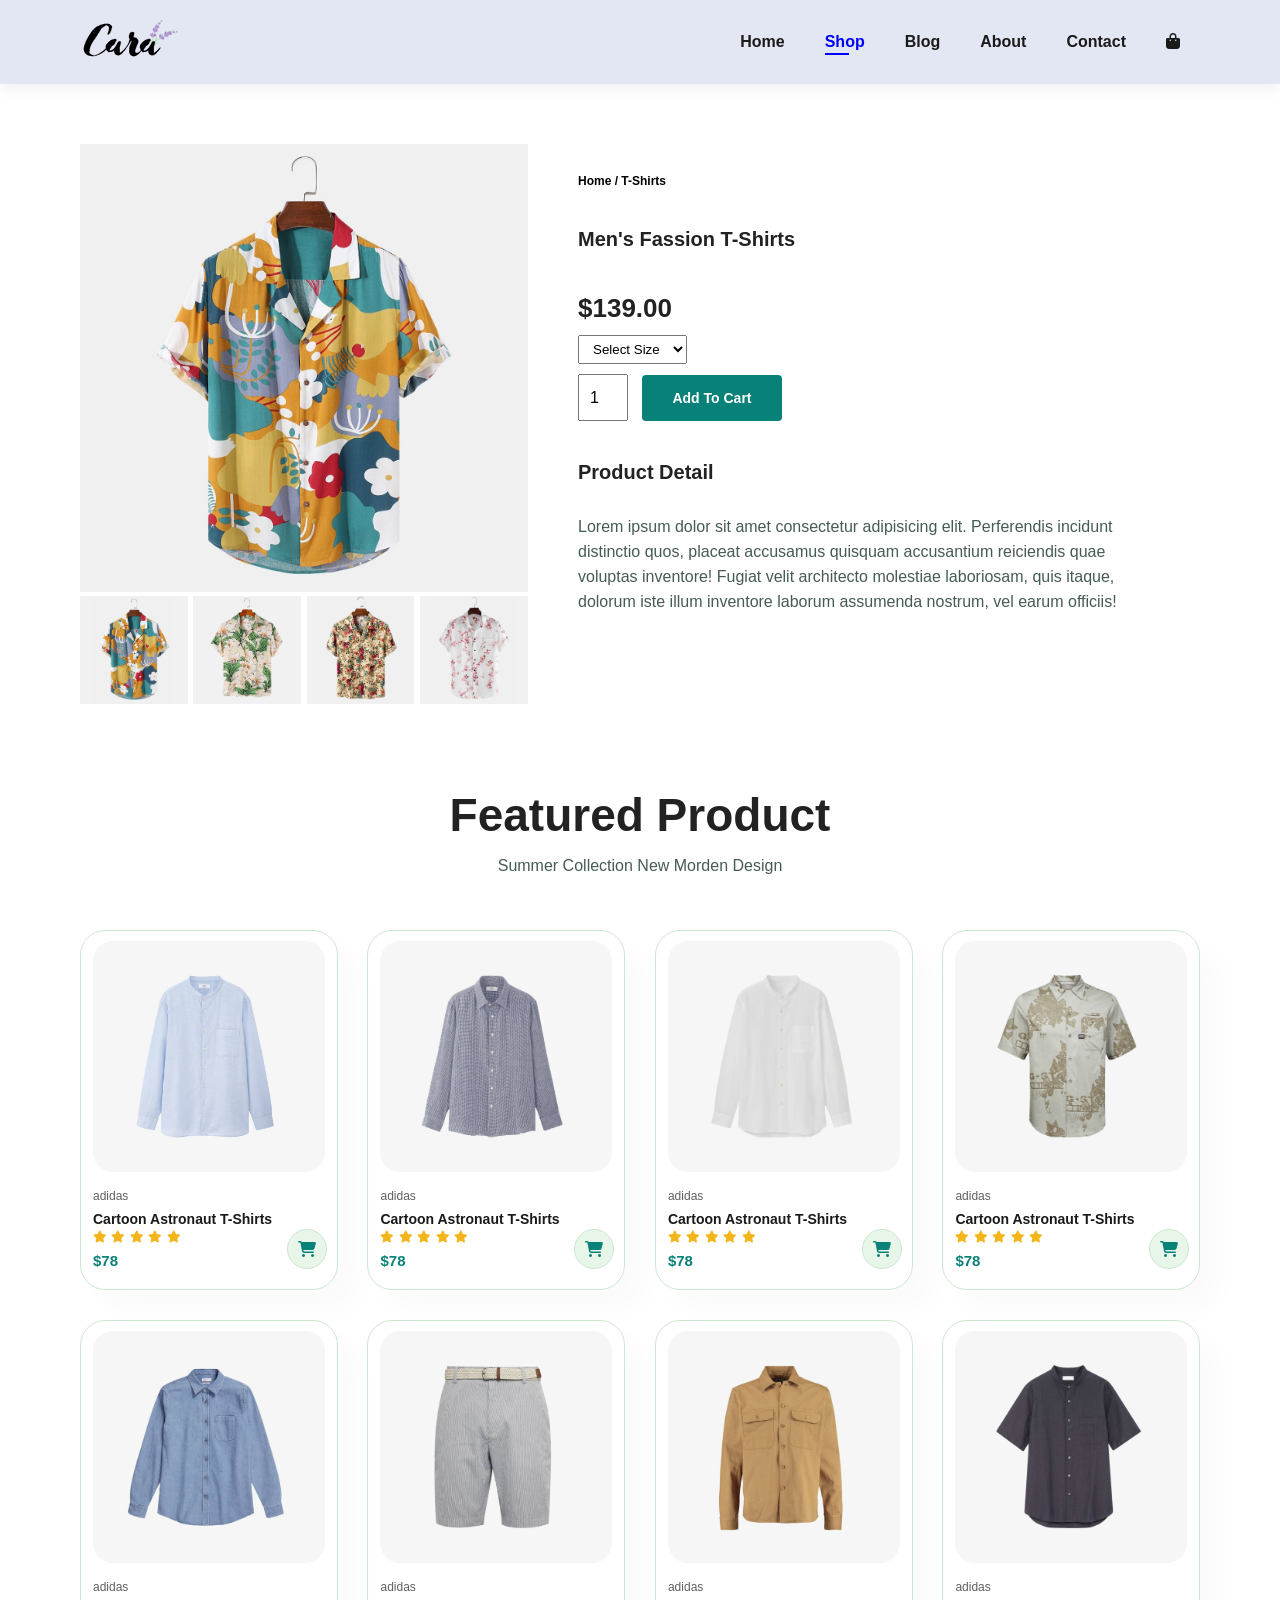
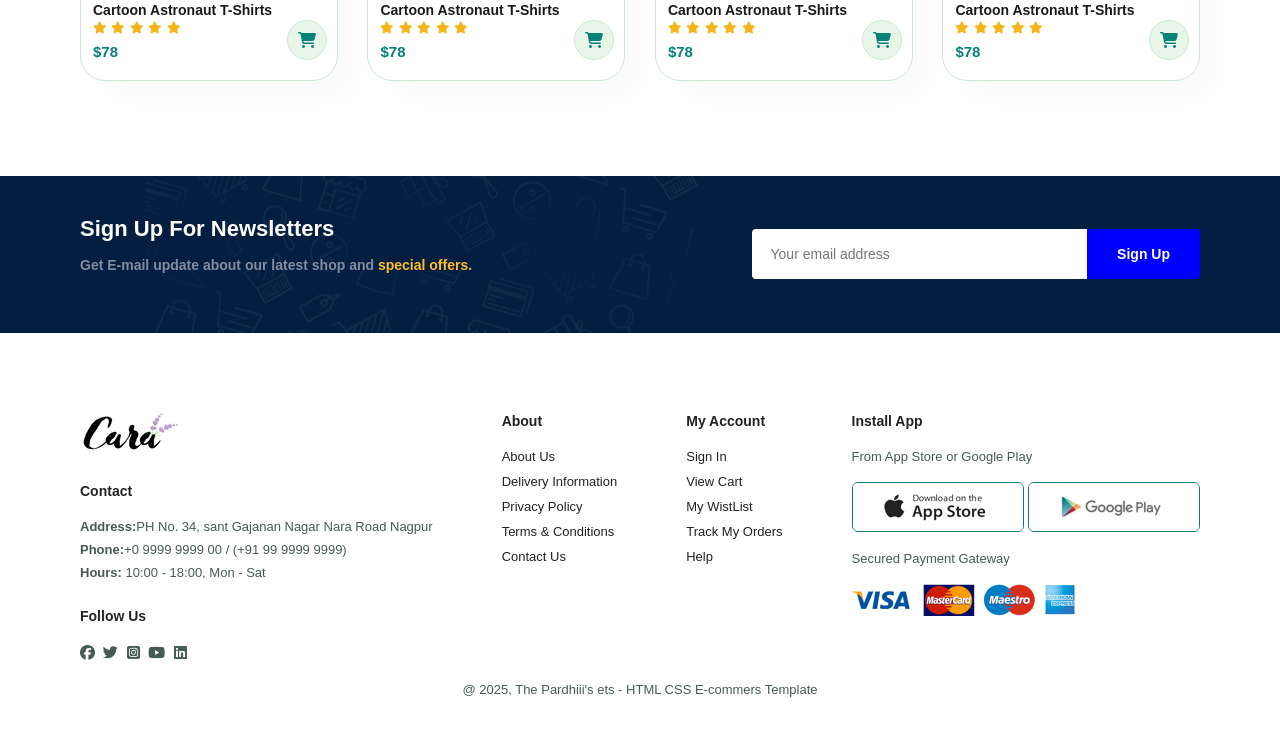
<file: Sproduct.html>
<!DOCTYPE html>
<html lang="en">

<head>
    <meta charset="UTF-8">
    <meta name="viewport" content="width=device-width, initial-scale=1.0">
    <title>The Pardhiii's E-commers</title>
    <link rel="stylesheet" href="Style.css">
    <link rel="stylesheet" href="https://cdnjs.cloudflare.com/ajax/libs/font-awesome/6.7.2/css/all.min.css"
        integrity="sha512-Evv84Mr4kqVGRNSgIGL/F/aIDqQb7xQ2vcrdIwxfjThSH8CSR7PBEakCr51Ck+w+/U6swU2Im1vVX0SVk9ABhg=="
        crossorigin="anonymous" referrerpolicy="no-referrer" />
</head>

<body>

    <section id="header">
        <a href="#"><img src="img/logo.png" class="logo" alt=""></a>

        <div>
            <ul id="navbar">
                <li><a href="Index.html">Home</a></li>
                <li><a class="active" href="Shop.html">Shop</a></li>
                <li><a href="Blog.html">Blog</a></li>
                <li><a href="About.html">About</a></li>
                <li><a href="Contact.html">Contact</a></li>
                <li id="lg-bag"><a href="Cart.html"><i class="fa-solid fa-bag-shopping"></i></a></li>
                <a href="" id="close"><i class="fa-solid fa-xmark"></i></a>
            </ul>
        </div>

        <div id="mobile">
            <a href="Cart.html"><i class="fa-solid fa-bag-shopping"></i></a>
            <i id="bar" class="fas fa-outdent"></i>
        </div>
    </section>

    <section id="prodetails" class="section-p1">
        <div class="single-pro-image">
            <img src="img/f1.jpg" width="100%" id="mainImg" alt="">

            <div class="small-img-group">
                <div class="small-img-col">
                    <img src="img/f1.jpg" width="100%" class="small-img" alt="">
                </div>
                <div class="small-img-col">
                    <img src="img/f2.jpg" width="100%" class="small-img" alt="">
                </div>
                <div class="small-img-col">
                    <img src="img/f3.jpg" width="100%" class="small-img" alt="">
                </div>
                <div class="small-img-col">
                    <img src="img/f4.jpg" width="100%" class="small-img" alt="">
                </div>
            </div>
        </div>

        <div class="single-pro-details">
            <h6>Home / T-Shirts</h6>
            <h4>Men's Fassion T-Shirts</h4>
            <h2>$139.00</h2>
            <select>
                <option>Select Size</option>
                <option>Small</option>
                <option>Medium</option>
                <option>Large</option>
                <option>XL</option>
                <option>XXL</option>
            </select>
            <input type="number" value="1">
            <button class="normal">Add To Cart</button>
            <h4>Product Detail</h4>
            <span>Lorem ipsum dolor sit amet consectetur adipisicing elit. Perferendis incidunt distinctio quos, placeat accusamus quisquam accusantium reiciendis quae voluptas inventore! Fugiat velit architecto molestiae laboriosam, quis itaque, dolorum iste illum inventore laborum assumenda nostrum, vel earum officiis!</span>
        </div>

    </section>

    <section id="product1" class="section-p1">
        <h2>Featured Product</h2>
        <p>Summer Collection New Morden Design</p>
        <div class="pro-container">
            <div class="pro">
                <img src="img/n1.jpg" alt="">
                <div class="des">
                    <span>adidas</span>
                    <h5>Cartoon Astronaut T-Shirts</h5>
                    <div class="star">
                        <i class="fas fa-star"></i>
                        <i class="fas fa-star"></i>
                        <i class="fas fa-star"></i>
                        <i class="fas fa-star"></i>
                        <i class="fas fa-star"></i>
                    </div>
                    <h4>$78</h4>
                </div>
                <a href="#" style="width: 40px;
                height: 40px;
                line-height: 40px;
                border-radius: 50px;
                background-color: #e8f6ea;
                font-weight: 500;
                color: #088178;
                border: 1px solid #cce7d0;
                position: absolute;
                bottom: 20px;
                right: 10px;"><i class="fa-solid fa-cart-shopping Shipping"></i></a>
            </div>
            <div class="pro">
                <img src="img/n2.jpg" alt="">
                <div class="des">
                    <span>adidas</span>
                    <h5>Cartoon Astronaut T-Shirts</h5>
                    <div class="star">
                        <i class="fas fa-star"></i>
                        <i class="fas fa-star"></i>
                        <i class="fas fa-star"></i>
                        <i class="fas fa-star"></i>
                        <i class="fas fa-star"></i>
                    </div>
                    <h4>$78</h4>
                </div>
                <a href="#" style="width: 40px;
                height: 40px;
                line-height: 40px;
                border-radius: 50px;
                background-color: #e8f6ea;
                font-weight: 500;
                color: #088178;
                border: 1px solid #cce7d0;
                position: absolute;
                bottom: 20px;
                right: 10px;"><i class="fa-solid fa-cart-shopping Shipping"></i></a>
            </div>
            <div class="pro">
                <img src="img/n3.jpg" alt="">
                <div class="des">
                    <span>adidas</span>
                    <h5>Cartoon Astronaut T-Shirts</h5>
                    <div class="star">
                        <i class="fas fa-star"></i>
                        <i class="fas fa-star"></i>
                        <i class="fas fa-star"></i>
                        <i class="fas fa-star"></i>
                        <i class="fas fa-star"></i>
                    </div>
                    <h4>$78</h4>
                </div>
                <a href="#" style="width: 40px;
                height: 40px;
                line-height: 40px;
                border-radius: 50px;
                background-color: #e8f6ea;
                font-weight: 500;
                color: #088178;
                border: 1px solid #cce7d0;
                position: absolute;
                bottom: 20px;
                right: 10px;"><i class="fa-solid fa-cart-shopping Shipping"></i></a>
            </div>
            <div class="pro">
                <img src="img/n4.jpg" alt="">
                <div class="des">
                    <span>adidas</span>
                    <h5>Cartoon Astronaut T-Shirts</h5>
                    <div class="star">
                        <i class="fas fa-star"></i>
                        <i class="fas fa-star"></i>
                        <i class="fas fa-star"></i>
                        <i class="fas fa-star"></i>
                        <i class="fas fa-star"></i>
                    </div>
                    <h4>$78</h4>
                </div>
                <a href="#" style="width: 40px;
                height: 40px;
                line-height: 40px;
                border-radius: 50px;
                background-color: #e8f6ea;
                font-weight: 500;
                color: #088178;
                border: 1px solid #cce7d0;
                position: absolute;
                bottom: 20px;
                right: 10px;"><i class="fa-solid fa-cart-shopping Shipping"></i></a>
            </div>
            <div class="pro">
                <img src="img/n5.jpg" alt="">
                <div class="des">
                    <span>adidas</span>
                    <h5>Cartoon Astronaut T-Shirts</h5>
                    <div class="star">
                        <i class="fas fa-star"></i>
                        <i class="fas fa-star"></i>
                        <i class="fas fa-star"></i>
                        <i class="fas fa-star"></i>
                        <i class="fas fa-star"></i>
                    </div>
                    <h4>$78</h4>
                </div>
                <a href="#" style="width: 40px;
                height: 40px;
                line-height: 40px;
                border-radius: 50px;
                background-color: #e8f6ea;
                font-weight: 500;
                color: #088178;
                border: 1px solid #cce7d0;
                position: absolute;
                bottom: 20px;
                right: 10px;"><i class="fa-solid fa-cart-shopping Shipping"></i></a>
            </div>
            <div class="pro">
                <img src="img/n6.jpg" alt="">
                <div class="des">
                    <span>adidas</span>
                    <h5>Cartoon Astronaut T-Shirts</h5>
                    <div class="star">
                        <i class="fas fa-star"></i>
                        <i class="fas fa-star"></i>
                        <i class="fas fa-star"></i>
                        <i class="fas fa-star"></i>
                        <i class="fas fa-star"></i>
                    </div>
                    <h4>$78</h4>
                </div>
                <a href="#" style="width: 40px;
                height: 40px;
                line-height: 40px;
                border-radius: 50px;
                background-color: #e8f6ea;
                font-weight: 500;
                color: #088178;
                border: 1px solid #cce7d0;
                position: absolute;
                bottom: 20px;
                right: 10px;"><i class="fa-solid fa-cart-shopping Shipping"></i></a>
            </div>
            <div class="pro">
                <img src="img/n7.jpg" alt="">
                <div class="des">
                    <span>adidas</span>
                    <h5>Cartoon Astronaut T-Shirts</h5>
                    <div class="star">
                        <i class="fas fa-star"></i>
                        <i class="fas fa-star"></i>
                        <i class="fas fa-star"></i>
                        <i class="fas fa-star"></i>
                        <i class="fas fa-star"></i>
                    </div>
                    <h4>$78</h4>
                </div>
                <a href="#" style="width: 40px;
                height: 40px;
                line-height: 40px;
                border-radius: 50px;
                background-color: #e8f6ea;
                font-weight: 500;
                color: #088178;
                border: 1px solid #cce7d0;
                position: absolute;
                bottom: 20px;
                right: 10px;"><i class="fa-solid fa-cart-shopping Shipping"></i></a>
            </div>
            <div class="pro">
                <img src="img/n8.jpg" alt="">
                <div class="des">
                    <span>adidas</span>
                    <h5>Cartoon Astronaut T-Shirts</h5>
                    <div class="star">
                        <i class="fas fa-star"></i>
                        <i class="fas fa-star"></i>
                        <i class="fas fa-star"></i>
                        <i class="fas fa-star"></i>
                        <i class="fas fa-star"></i>
                    </div>
                    <h4>$78</h4>
                </div>
                <a href="#" style="width: 40px;
                height: 40px;
                line-height: 40px;
                border-radius: 50px;
                background-color: #e8f6ea;
                font-weight: 500;
                color: #088178;
                border: 1px solid #cce7d0;
                position: absolute;
                bottom: 20px;
                right: 10px;"><i class="fa-solid fa-cart-shopping Shipping"></i></a>
            </div>

        </div>
    </section>

    <section id="newsletter" class="section-p1 section-m1">
        <div class="newtext">
            <h4>Sign Up For Newsletters</h4>
            <p>Get E-mail update about our latest shop and <span>special offers.</span></p>
        </div>
        <div class="form">
            <input type="text" placeholder="Your email address">
            <button class="normal">Sign Up</button>
        </div>
    </section>

    <footer class="section-p1">
        <div class="col">
            <img class="logo" src="img/logo.png" alt="">
            <h4>Contact</h4>
            <p><strong>Address:</strong>PH No. 34, sant Gajanan Nagar Nara Road Nagpur</p>
            <p><strong>Phone:</strong>+0 9999 9999 00 / (+91 99 9999 9999)</p>
            <p><strong>Hours:</strong> 10:00 - 18:00, Mon - Sat</p>
            <div class="follow">
                <h4>Follow Us</h4>
                <div class="icon">
                    <a href="#"><i class="fa-brands fa-facebook"></i></a>
                    <a href="#"><i class="fa-brands fa-twitter"></i></a>
                    <a href="#"><i class="fa-brands fa-square-instagram"></i></a>
                    <a href="#"><i class="fa-brands fa-youtube"></i></a>
                    <a href="#"><i class="fa-brands fa-linkedin"></i></a>
                </div>
            </div>
        </div>

        <div class="col">
            <h4>About</h4>
            <a href="#">About Us</a>
            <a href="#">Delivery Information</a>
            <a href="#">Privacy Policy</a>
            <a href="#">Terms & Conditions</a>
            <a href="#">Contact Us</a>
        </div>

        <div class="col">
            <h4>My Account</h4>
            <a href="#">Sign In</a>
            <a href="#">View Cart</a>
            <a href="#">My WistList</a>
            <a href="#">Track My Orders</a>
            <a href="#">Help</a>
        </div>

        <div class="col install">
            <h4>Install App</h4>
            <p>From App Store or Google Play</p>
            <div class="row">
                <img src="img/app.jpg" alt="">
                <img src="img/play.jpg" alt="">
            </div>
            <p>Secured Payment Gateway</p>
            <img src="img/pay.png" alt="">
        </div>

        <div class="copyright">
            <p>@ 2025, The Pardhiii's ets - HTML CSS E-commers Template</p>
        </div>
    </footer>

    <!-- <script>
        var MainImg = document.getElementById("mainImg");
        var smallimg = document.getElementsByClassName("small-img");

        smallimg[0].onclick =function () {
            MainImg.src = smallimg[0].src;
        }
        smallimg[1].onclick =function () {
            MainImg.src = smallimg[1].src;
        }
        smallimg[2].onclick =function () {
            MainImg.src = smallimg[2].src;
        }
        smallimg[3].onclick =function () {
            MainImg.src = smallimg[3].src;
        }
    </script> -->

    <script src="script.js"></script>
</body>

</html>
</file>
<file: style.css>
* {
    margin: 0;
    padding: 0;
    box-sizing: border-box;
    font-family: sans-serif;
}

h1 {
    font-size: 50px;
    line-height: 64px;
    color: #222;
}

h2 {
    font-size: 46px;
    line-height: 54px;
    color: #222;
}

h4 {
    font-size: 20px;
    color: #222;
}

h6 {
    font-weight: 700;
    font-size: 12px;
}

p {
    font-size: 16px;
    color: #465b52;
    margin: 15px 0 20px 0;
}

.section-p1 {
    padding: 40px 80px;
}

.section-m1 {
    margin: 40px 0;
}

/* Global Button section */
button.normal {
    font-size: 14px;
    font-weight: 600;
    padding: 15px 30px;
    color: #000;
    background-color: #fff;
    border-radius: 4px;
    cursor: pointer;
    border: none;
    outline: none;
    transition: 0.2s;
}

button.white {
    font-size: 13px;
    font-weight: 600;
    padding: 11px 18px;
    color: #fff;
    background-color: transparent;
    cursor: pointer;
    border: 1px solid #fff;
    outline: none;
    transition: 0.2s;
}

body {
    width: 100%;
}

/* header start */
#header {
    display: flex;
    align-items: center;
    justify-content: space-between;
    padding: 20px 80px;
    background-color: #e3e6f3;
    box-shadow: 0 5px 15px rgba(0, 0, 0, 0.06);
    z-index: 999;
    position: sticky;
    top: 0;
    left: 0;
}

#navbar {
    display: flex;
    align-items: center;
    justify-content: center;
}

#navbar li {
    list-style: none;
    padding: 0 20px;
    position: relative;
}

#navbar li a {
    text-decoration: none;
    font-size: 16px;
    font-weight: 600;
    color: #1a1a1a;
    transition: 0.3s ease;
}

#navbar li a:hover {
    color: blue;

}

#navbar li a:hover,
#navbar li a.active {
    color: blue;
}

#navbar li a.active::after,
#navbar li a:hover::after {
    content: "";
    width: 30%;
    height: 2px;
    background: blue;
    position: absolute;
    bottom: -4px;
    left: 20px;
}

#mobile {
    display: none;
    align-items: center;
}

#close {
    display: none;
}


/* Home Page */
#hero {
    background-image: url("img/hero4.png");
    height: 90vh;
    width: 100%;
    background-position: top 25% right 0;
    padding: 0 80px;
    display: flex;
    flex-direction: column;
    align-items: flex-start;
    justify-content: center;
}

#hero h4 {
    padding-bottom: 15px;
}

#hero h1 {
    color: blue;
}

#hero button {
    background-image: url("img/button.png");
    background-color: transparent;
    color: blue;
    border: 0;
    padding: 14px 80px 14px 65px;
    background-repeat: no-repeat;
    cursor: pointer;
    font-weight: 700;
    font-size: 15px;
}

#feature {
    display: flex;
    align-items: center;
    justify-content: space-between;
    flex-wrap: wrap;
}

#feature .fe-box {
    width: 180px;
    text-align: center;
    padding: 25px 15px;
    box-shadow: 20px 20px 34px rgb(75, 71, 71);
    border: 1px solid #94ce9d;
    border-radius: 4px;
    margin: 15px 0;
    transition: 0.5s ease;
}

#feature .fe-box:hover {
    box-shadow: 10px 10px 54px rgba(70, 62, 221, 0.1);
}


#feature .fe-box img {
    width: 100%;
    margin-bottom: 10px;
}

#feature .fe-box h6 {
    display: inline-block;
    padding: 9px 8px 6px 8px;
    line-height: 1;
    border-radius: 4px;
    color: blue;
    background-color: #fddde4;
}

#feature .fe-box:nth-child(2) h6 {
    background-color: #cdebbc;
}

#feature .fe-box:nth-child(3) h6 {
    background-color: #d1e8f2;
}

#feature .fe-box:nth-child(4) h6 {
    background-color: #cdd4f8;
}

#feature .fe-box:nth-child(5) h6 {
    background-color: #f6dbf6;
}

#feature .fe-box:nth-child(6) h6 {
    background-color: #fff2e5;
}

#product1 .pro-container {
    display: flex;
    justify-content: space-between;
    padding-top: 20px;
    flex-wrap: wrap;
}

#product1 {
    text-align: center;
}

#product1 .pro {
    width: 23%;
    min-width: 250px;
    padding: 10px 12px;
    border: 1px solid #cce7d0;
    border-radius: 25px;
    cursor: pointer;
    box-shadow: 20px 20px 30px rgba(0, 0, 0, 0.02);
    margin: 15px 0;
    transition: 0.2s ease;
    position: relative;
}

#product1 .pro:hover {
    box-shadow: 20px 20px 34px rgb(75, 71, 71);
}

#product1 .pro img {
    width: 100%;
    border-radius: 20px;
}

#product1 .pro .des {
    text-align: start;
    padding: 10px 0;
}

#product1 .pro .des span {
    color: #606063;
    font-size: 12px;
}

#product1 .pro .des h5 {
    padding-top: 7px;
    color: #1a1a1a;
    font-size: 14px;
}

#product1 .pro .des i {
    font-size: 12px;
    color: rgb(243, 181, 25);
}

#product1 .pro .des h4 {
    padding-top: 7px;
    font-size: 15px;
    font-weight: 700;
    color: #088178;
}

#product1 .pro .shopping {
    width: 40px;
    height: 40px;
    line-height: 40px;
    border-radius: 50px;
    background-color: #e8f6ea;
    font-weight: 500;
    color: #088178;
    border: 1px solid #cce7d0;
    position: absolute;
    bottom: 20px;
    right: 10px;
}

#banner {
    display: flex;
    flex-direction: column;
    justify-content: center;
    align-items: center;
    text-align: center;
    background-image: url("img/b2.jpg");
    width: 100%;
    height: 40vh;
    background-size: cover;
    background-position: center;
}

#banner h4 {
    color: white;
    font-size: 20px;

}

#banner h2 {
    color: white;
    font-size: 50px;
    padding: 10px 0;
}

#banner h2 span {
    color: red;
}

#banner button:hover {
    background: #088178;
    color: #fff;
}

#sm-banner {
    display: flex;
    justify-content: space-between;
    flex-wrap: wrap;
}

#sm-banner .banner-box {
    display: flex;
    flex-direction: column;
    justify-content: center;
    align-items: flex-start;
    background-image: url("img/b17.jpg");
    min-width: 670px;
    height: 50vh;
    background-size: cover;
    background-position: center;
    padding: 30px;
}

#sm-banner .banner-box2 {
    background-image: url("img/b10.jpg");
}

#sm-banner h4 {
    color: #fff;
    font-size: 27px;
    font-weight: 300;
}

#sm-banner h2 {
    color: #fff;
    font-size: 30px;
    font-weight: 700;
}

#sm-banner span {
    color: #fff;
    font-size: 20px;
    font-weight: 500;
    padding-bottom: 15px;
}

#sm-banner .banner-box:hover button {
    background-color: #088178;
    border: 1px solid #088178;
}


#banner3 {
    display: flex;
    justify-content: space-between;
    flex-wrap: wrap;
    padding: 0 80px;
}


#banner3 .banner-box {
    display: flex;
    flex-direction: column;
    justify-content: center;
    align-items: flex-start;
    background-image: url("img/b7.jpg");
    min-width: 30%;
    height: 30vh;
    background-size: cover;
    background-position: center;
    padding: 20px;
    margin-bottom: 20px;
}

#banner3 .banner-box2 {
    background-image: url("img/b4.jpg"); 
}

#banner3 .banner-box3 {
    background-image: url("img/b18.jpg"); 
}

#banner3 h2 {
    color: #fff;
    font-weight: 900;
    font-size: 22px;
}

#banner3 h3 {
    color: #ec544e;
    font-weight: 800;
    font-size: 15px;
}


#newsletter {
    display: flex;
    justify-content: space-between;
    flex-wrap: wrap;
    align-items: center;
    background-image: url("img/b14.png");
    background-repeat: no-repeat;
    background-position: 20% 30%;
    background-color: #041e42;
}

#newsletter h4 {
    font-size: 22px;
    font-weight: 700;
    color: #fff;
}

#newsletter p {
    font-size: 14px;
    font-weight: 600;
    color: #818ea0;
}

#newsletter p span {
    color: #ffbd27;
}


#newsletter .form {
    display: flex;
    width: 40%;
}


#newsletter input {
    height: 3.125rem;
    padding: 0 1.25em;
    font-size: 14px;
    width: 100%;
    border: 1px solid transparent;
    border-radius: 4px;
    outline: none;
    border-top-right-radius: 0;
    border-bottom-right-radius: 0;
}

#newsletter button {
    background-color: blue;
    color: #fff;
    white-space: nowrap;
    border-top-left-radius: 0;
    border-bottom-left-radius: 0;
}


footer {
    display: flex;
    flex-wrap: wrap;
    justify-content: space-between;
}

footer .col {
    display: flex;
    flex-direction: column;
    align-items: flex-start;
    margin-bottom: 20px;
}

footer .logo {
    margin-bottom: 30px;
}

footer h4 {
    font-size: 14px;
    padding-bottom: 20px;
}

footer p {
    font-size: 13px;
    margin: 0 0 8px 0;
}

footer a {
    font-size: 13px;
    text-decoration: none;
    color: #222;
    margin-bottom: 10px;
}

footer .follow {
    margin-top: 20px;
}

footer .follow .icon a {
    color: #465b52;
    padding-right: 4px;
    font-size: 15px;
    cursor: pointer;
}


footer .install .row img {
    border: 1px solid #088178;
    border-radius: 6px;
}

footer .install img {
    margin: 10px 0 15px 0;
}

footer .follow i:hover,
footer a:hover {
    color: blue;
}

footer .copyright {
    width: 100%;
    text-align: center;
}

#pagination {
    text-align: center;
    text-decoration: none;
}

#pagination a {
    text-decoration: none;
    background-color: blue;
    padding: 15px 20px ;
    border-radius: 4px;
    color: #fff;
    font-weight: 600;
}

#pagination a i {
    font-size: 16px;
    font-weight: 600;
}


/* single product  */

#prodetails {
    display: flex;
    margin-top: 20px;
}

#prodetails .single-pro-details {
    width: 50%;
    padding-top: 30px;
}

#prodetails .single-pro-details h4 {
    padding: 40px 0 30px 0;
}


#prodetails .single-pro-details h2 {
    font-size: 26px;
}

#prodetails .single-pro-details select {
    display: block;
    padding: 5px 10px;
    margin-bottom: 10px;
    cursor: pointer;
}

#prodetails .single-pro-details input {
    width: 50px;
    height: 47px;
    padding-left: 10px;
    font-size: 16px;
    margin-right: 10px;
}

#prodetails .single-pro-details input:focus {
    outline: none;
}

#prodetails .single-pro-details button {
    background: #088178;
    color: #fff;
}

#prodetails .single-pro-details span {
    line-height: 25px;
    color: #465b52;
}

#prodetails .single-pro-image {
    width: 40%;
    margin-right: 50px;
}

.small-img-group {
    display: flex;
    justify-content: space-between;
}

.small-img-col {
    flex-basis: 24%;
    cursor: pointer;
}


/* shop page */

#page-header {
    background-image: url('img/b1.jpg');
    width: 100%;
    height: 40vh;
    background-size: cover;
    display: flex;
    justify-content: center;
    text-align: center;
    flex-direction: column;
    padding: 14px;
}

#page-header h2,
#page-header p {
    color: #fff;
}


/* Blog-Page */

#page-header.blog-header {
    background-image: url('img/b19.jpg');
}


#blog {
    padding: 150px 150px 0 150px;
}

#blog .blog-box {
    display: flex;
    align-items: center;
    width: 100%;
    position: relative;
    padding-bottom: 90px;
}

#blog .blog-img {
    width: 50%;
    margin-right: 40px;
}

#blog img {
    width: 100%;
    height: 300px;
    object-fit: cover;
    border-radius: 2px;
}
/* mmmmmmmmmmmmmmmmmmmmmmmmmmm */
#blog .blog-details {
	width: 70%;
}


#blog .blog-details a {
    text-decoration: none;
    font-size: 11px;
    color: #000;
    font-weight: 700;
    position: relative;
    transition: 0.3s;
}

#blog .blog-details a::after {
    content: "";
    width: 50px;
    height: 1px;
    background-color: #000;
    position: absolute;
    top: 4px;
    right: -60px;
}

#blog .blog-details a:hover {
    color: blue;
}

#blog .blog-details a:hover::after {
    background-color: blue;
}

#blog .blog-box h1 {
    position: absolute;
    top: -40px;
    left: 0;
    font-size: 70px;
    font-weight: 700;
    color: #c9cbce;
    z-index: -9;
}

/* About Page */
#page-header.about-header {
    background-image: url("img/banner.png");
}

#about-head {
    display: flex;
    align-items: center;
}

#about-head img {
    width: 600px;
    height: auto;
    border-radius: 8px;
}

#about-head div {
    padding-left: 40px;
}

#about-app h1 {
    text-align: center;
}

#about-app .video {
    width: 70%;
    height: 100%;
    margin: 30px auto 0 auto;
}

#about-app .video video {
    width: 100%;
    height: 100%;
    border-radius: 20px;
}


/* contact - details */

#contact-details {
    display: flex;
    align-items: center;
    justify-content: space-between;
}

#contact-details .details {
    width: 40%;
}

#contact-details .details span,
#form-details form span {
    font-size: 12px;
}

#contact-details .details h2,
#form-details form h2 {
    font-size: 26px;
    line-height: 35px;
    padding: 20px 0;
}


#contact-details .details h3 {
    font-size: 16px;
    padding-bottom: 15px;
}

#contact-details .details li {
    list-style: none;
    display: flex;
    padding: 10px 0;
}


#contact-details .details li i {
    font-size: 14px;
    padding-right: 22px;
}

#contact-details .details li p {
    margin: 0;
    font-size: 14px;
}

#contact-details .map {
    width: 55%;
    height: 400px;
}

#contact-details .map iframe {
    width: 100%;
    height: 100%;
}


/* form details */
#form-details {
    display: flex;
    justify-content: space-between;
    margin: 30px;
    padding: 80px;
    border: 1px solid #e1e1e1;
}

#form-details form {
    width: 65%;
    display: flex;
    flex-direction: column;
    align-items: flex-start;
}

#form-details form input,
#form-details form textarea {
    width: 100%;
    padding: 12px 15px;
    outline: none;
    margin-bottom: 20px;
    border: 1px solid #e1e1e1;
}

#form-details form button {
    background-color: blue;
    color: #fff;
}


#form-details .people div {
    padding-bottom: 25px;
    display: flex;
    align-items: flex-start;
}

#form-details .people div img {
    width: 65px;
    height: 65px;
    object-fit: cover;
    margin-right: 15px;
}

#form-details .people div p {
    margin: 0;
    font-size: 13px;
    line-height: 25px;
}

#form-details .people div p span {
    display: block;
    font-size: 16px;
    font-weight: 600;
    color: #000;
}


/* cart page */
#cart {
    overflow-x: auto;
}

#cart table {
     width: 100%;
     border-collapse: collapse;
     table-layout: fixed;
     white-space: nowrap;
}

#cart table img {
    width: 70px;
}

#cart table td:nth-child(1) {
    width: 100px;
    text-align: center;
}

#cart table td:nth-child(2) {
    width: 150px;
    text-align: center;
}

#cart table td:nth-child(3) {
    width: 200px;
    text-align: center;
}

#cart table td:nth-child(4),
#cart table td:nth-child(5),
#cart table td:nth-child(6) {
    width: 150px;
    text-align: center;
}

#cart table td:nth-child(5) input {
    width: 70px;
    padding: 10px 5px 10px 15px;
}

#cart table thead {
    border: 1px solid #e2e9e1;
    border-left: none;
    border-right: none;
}

#cart table thead td {
    font-weight: 700;
    text-transform: uppercase;
    font-size: 13px;
    padding: 18px 0;
}

#cart table tbody tr td  {
    padding-top: 15px;
}

#cart table tbody td {
    font-size: 13px;
}

#cart-add {
    display: flex;
    flex-wrap: wrap;
    justify-content: space-between;
}
#coupon {
    width: 50%;
    margin-bottom: 30px;
}

#coupon h3,
#Subtotal h3 {
    padding-bottom: 15px;
}


#coupon input {
    padding: 10px 20px;
    outline: none;
    width: 60%;
    margin-right: 10px;
    border: 1px solid #e2e9e1;
}

#coupon button,
#Subtotal button {
    background-color: blue;
    color: #fff;
    padding: 12px 20px;
}


#Subtotal {
    width: 50%;
    margin-bottom: 30px;
    border: 1px solid #e2e9e1;
    padding: 30px;
}

#Subtotal table {
    border-collapse: collapse;
    width: 100%;
    margin-bottom: 20px;
}

#Subtotal table td {
    width: 50%;
    border: 1px solid #e2e9e1;
    padding: 10px;
    font-size: 13px;
}




/* Start Media Query */
@media (max-width:799px) {
    .section-p1 {
        padding: 40px 40px;
    }
    #navbar {
        display: flex;
        flex-direction: column;
        align-items: flex-start;
        justify-content: flex-start;
        position: fixed;
        top: 0;
        right: -300px;
        height: 100vh;
        width: 300px;
        background-color: #E3E6F3;
        box-shadow: 0 40px 60px rgba(0, 0, 0, 0.1);
        padding: 80px 0 0 10px;
        transition: 0.3s;
        cursor: pointer;
    }

    #navbar.active {
        right: 0px;
    }

    #navbar li {
        margin-bottom: 25px;
    }

    #mobile {
        display: flex;
        align-items: center;
    }

    #mobile i {
        columns: #1a1a1a;
        font-size: 24px;
        padding-left: 20px;
    }

    #close {
        display: initial;
        position: absolute;
        top: 30px;
        left: 30px;
        color: #222;
        font-size: 24px;
    }

    #lg-bag {
        display: none;
    }

    #hero {
        height: 90vh;
        padding: 0 80px;
        background-position: top 30% right 30%;
    }

    #feature {
        justify-content: center;
    }

    #feature .fe-box {
        margin: 15px 15px;
    }

    #product1 .pro-container {
        justify-content: center;
    }

    #product1 .pro {
        margin: 15px;
    }

    #banner {
        height: 30vh;
    }

    #sm-banner .banner-box {
        min-width: 100%;
        height: 30vh;
    }

    #banner3 {
        padding: 0 40px;
    }

    #banner3 .banner-box {
        width: 28%;
    }

    #newletter .form {
        width: 70%;
    }

    /* blog-page */
    #blog {
        padding: 50px 50px 0 50px;
    }

    #blog img {
        
        width: 100%;
        height: 300;
        object-fit: cover;
        border-radius: 2px;
    }

    #blog .blog-details {
        width: 100%;
    }

    /* About-header */
    #about-head img {
        width: 400px;
    }

    #about-app .video {
        width: 80%;
    }

    /* contact page: ; */
    #form-details {
        padding: 40px;
    }

    #form-details form {
        padding-right: 20px;
    }
}


@media (max-width: 477px) {

    .section-p1 {
        padding: 20px;
    }

    #header {
        padding: 10px 30px;
    }

    #hero {
        padding: 0 20px;
    }

    h1 {
        font-size: 38px;
    }

    h2 {
        font-size: 25px;
    }

    #feature {
        justify-content: center;
    }

    #feature .fe-box {
	width: 135px;
	margin: 0 0 15px 0;
    }

    #product1 .pro {
        width: 100%;
    }

    #product1 .pro .des {
        text-align: start;
        padding: 10px 10px;
    }

    #banner {
        height: 60vh;
    }

    #sm-banner .banner-box {
        height: 40vh;
    }

    #sm-banner .banner-box2 {
        margin-top: 20px;
    }

    #banner3 {
        padding: 0 20px;
    }

    #banner3 .banner-box {
        width: 100%;
    }

    #newsletter {
        padding: 40px 20px;
    }

    #newsletter .form {
        width: 100%;
    }

    footer .copyright {
        text-align: start;
    }    


    /* single product */

    #prodetails {
        display: flex;
        flex-direction: column;
    }

    #prodetails .single-pro-image {
        width: 100%;
        margin-right: 0px;
    }

    #prodetails .single-pro-details {
        width: 100%;
    }

    /* blog -page */
    #blog {
        padding: 100px 20px 0 20px;
    }

    #blog .blog-box {
        display: flex;
        flex-direction: column;
        align-items: flex-start;
    }


    #blog .blog-img {
        width: 100%;
        margin-right: 0px;
        margin-right: 30px;
    }
    
    #blog .blog-details {
        width: 100%;
    }

    /* About-Page */

    #about-head div {
        padding-left: 0px;
    }

    #about-head img {
        border-radius: 4px;
        width: 100%;
        margin-bottom: 20px;
    }

    #about-head {
        flex-direction: column;
    }

    #about-app h1 {
        font-size: 35px;
    }

    #about-app .video {
        width: 100%;
    }

    /* contact page */
    #contact-details {
        display: flex;
        flex-direction: column;
    }

    #contact-details .details {
        width: 100%;
        margin-bottom: 30px;
    }

    #contact-details .map {
        width: 100%;
    }

    #form-details {
        margin: 10px;
        padding: 30px 10px ;
        flex-wrap: wrap;
    }

    #form-details form {
        width: 100%;
        margin-bottom: 30px;
    }

    /* Cart page */
    #cart-add {
        flex-direction: column;
    }

    #coupon {
        width: 100%;
    }


    #Subtotal {
        width: 100%;
    }

}
</file>
<file: Style.css>
* {
    margin: 0;
    padding: 0;
    box-sizing: border-box;
    font-family: sans-serif;
}

h1 {
    font-size: 50px;
    line-height: 64px;
    color: #222;
}

h2 {
    font-size: 46px;
    line-height: 54px;
    color: #222;
}

h4 {
    font-size: 20px;
    color: #222;
}

h6 {
    font-weight: 700;
    font-size: 12px;
}

p {
    font-size: 16px;
    color: #465b52;
    margin: 15px 0 20px 0;
}

.section-p1 {
    padding: 40px 80px;
}

.section-m1 {
    margin: 40px 0;
}

/* Global Button section */
button.normal {
    font-size: 14px;
    font-weight: 600;
    padding: 15px 30px;
    color: #000;
    background-color: #fff;
    border-radius: 4px;
    cursor: pointer;
    border: none;
    outline: none;
    transition: 0.2s;
}

button.white {
    font-size: 13px;
    font-weight: 600;
    padding: 11px 18px;
    color: #fff;
    background-color: transparent;
    cursor: pointer;
    border: 1px solid #fff;
    outline: none;
    transition: 0.2s;
}

body {
    width: 100%;
}

/* header start */
#header {
    display: flex;
    align-items: center;
    justify-content: space-between;
    padding: 20px 80px;
    background-color: #e3e6f3;
    box-shadow: 0 5px 15px rgba(0, 0, 0, 0.06);
    z-index: 999;
    position: sticky;
    top: 0;
    left: 0;
}

#navbar {
    display: flex;
    align-items: center;
    justify-content: center;
}

#navbar li {
    list-style: none;
    padding: 0 20px;
    position: relative;
}

#navbar li a {
    text-decoration: none;
    font-size: 16px;
    font-weight: 600;
    color: #1a1a1a;
    transition: 0.3s ease;
}

#navbar li a:hover {
    color: blue;

}

#navbar li a:hover,
#navbar li a.active {
    color: blue;
}

#navbar li a.active::after,
#navbar li a:hover::after {
    content: "";
    width: 30%;
    height: 2px;
    background: blue;
    position: absolute;
    bottom: -4px;
    left: 20px;
}

#mobile {
    display: none;
    align-items: center;
}

#close {
    display: none;
}


/* Home Page */
#hero {
    background-image: url("img/hero4.png");
    height: 90vh;
    width: 100%;
    background-position: top 25% right 0;
    padding: 0 80px;
    display: flex;
    flex-direction: column;
    align-items: flex-start;
    justify-content: center;
}

#hero h4 {
    padding-bottom: 15px;
}

#hero h1 {
    color: blue;
}

#hero button {
    background-image: url("img/button.png");
    background-color: transparent;
    color: blue;
    border: 0;
    padding: 14px 80px 14px 65px;
    background-repeat: no-repeat;
    cursor: pointer;
    font-weight: 700;
    font-size: 15px;
}

#feature {
    display: flex;
    align-items: center;
    justify-content: space-between;
    flex-wrap: wrap;
}

#feature .fe-box {
    width: 180px;
    text-align: center;
    padding: 25px 15px;
    box-shadow: 20px 20px 34px rgb(75, 71, 71);
    border: 1px solid #94ce9d;
    border-radius: 4px;
    margin: 15px 0;
    transition: 0.5s ease;
}

#feature .fe-box:hover {
    box-shadow: 10px 10px 54px rgba(70, 62, 221, 0.1);
}


#feature .fe-box img {
    width: 100%;
    margin-bottom: 10px;
}

#feature .fe-box h6 {
    display: inline-block;
    padding: 9px 8px 6px 8px;
    line-height: 1;
    border-radius: 4px;
    color: blue;
    background-color: #fddde4;
}

#feature .fe-box:nth-child(2) h6 {
    background-color: #cdebbc;
}

#feature .fe-box:nth-child(3) h6 {
    background-color: #d1e8f2;
}

#feature .fe-box:nth-child(4) h6 {
    background-color: #cdd4f8;
}

#feature .fe-box:nth-child(5) h6 {
    background-color: #f6dbf6;
}

#feature .fe-box:nth-child(6) h6 {
    background-color: #fff2e5;
}

#product1 .pro-container {
    display: flex;
    justify-content: space-between;
    padding-top: 20px;
    flex-wrap: wrap;
}

#product1 {
    text-align: center;
}

#product1 .pro {
    width: 23%;
    min-width: 250px;
    padding: 10px 12px;
    border: 1px solid #cce7d0;
    border-radius: 25px;
    cursor: pointer;
    box-shadow: 20px 20px 30px rgba(0, 0, 0, 0.02);
    margin: 15px 0;
    transition: 0.2s ease;
    position: relative;
}

#product1 .pro:hover {
    box-shadow: 20px 20px 34px rgb(75, 71, 71);
}

#product1 .pro img {
    width: 100%;
    border-radius: 20px;
}

#product1 .pro .des {
    text-align: start;
    padding: 10px 0;
}

#product1 .pro .des span {
    color: #606063;
    font-size: 12px;
}

#product1 .pro .des h5 {
    padding-top: 7px;
    color: #1a1a1a;
    font-size: 14px;
}

#product1 .pro .des i {
    font-size: 12px;
    color: rgb(243, 181, 25);
}

#product1 .pro .des h4 {
    padding-top: 7px;
    font-size: 15px;
    font-weight: 700;
    color: #088178;
}

#product1 .pro .shopping {
    width: 40px;
    height: 40px;
    line-height: 40px;
    border-radius: 50px;
    background-color: #e8f6ea;
    font-weight: 500;
    color: #088178;
    border: 1px solid #cce7d0;
    position: absolute;
    bottom: 20px;
    right: 10px;
}

#banner {
    display: flex;
    flex-direction: column;
    justify-content: center;
    align-items: center;
    text-align: center;
    background-image: url("img/b2.jpg");
    width: 100%;
    height: 40vh;
    background-size: cover;
    background-position: center;
}

#banner h4 {
    color: white;
    font-size: 20px;

}

#banner h2 {
    color: white;
    font-size: 50px;
    padding: 10px 0;
}

#banner h2 span {
    color: red;
}

#banner button:hover {
    background: #088178;
    color: #fff;
}

#sm-banner {
    display: flex;
    justify-content: space-between;
    flex-wrap: wrap;
}

#sm-banner .banner-box {
    display: flex;
    flex-direction: column;
    justify-content: center;
    align-items: flex-start;
    background-image: url("img/b17.jpg");
    min-width: 670px;
    height: 50vh;
    background-size: cover;
    background-position: center;
    padding: 30px;
}

#sm-banner .banner-box2 {
    background-image: url("img/b10.jpg");
}

#sm-banner h4 {
    color: #fff;
    font-size: 27px;
    font-weight: 300;
}

#sm-banner h2 {
    color: #fff;
    font-size: 30px;
    font-weight: 700;
}

#sm-banner span {
    color: #fff;
    font-size: 20px;
    font-weight: 500;
    padding-bottom: 15px;
}

#sm-banner .banner-box:hover button {
    background-color: #088178;
    border: 1px solid #088178;
}


#banner3 {
    display: flex;
    justify-content: space-between;
    flex-wrap: wrap;
    padding: 0 80px;
}


#banner3 .banner-box {
    display: flex;
    flex-direction: column;
    justify-content: center;
    align-items: flex-start;
    background-image: url("img/b7.jpg");
    min-width: 30%;
    height: 30vh;
    background-size: cover;
    background-position: center;
    padding: 20px;
    margin-bottom: 20px;
}

#banner3 .banner-box2 {
    background-image: url("img/b4.jpg"); 
}

#banner3 .banner-box3 {
    background-image: url("img/b18.jpg"); 
}

#banner3 h2 {
    color: #fff;
    font-weight: 900;
    font-size: 22px;
}

#banner3 h3 {
    color: #ec544e;
    font-weight: 800;
    font-size: 15px;
}


#newsletter {
    display: flex;
    justify-content: space-between;
    flex-wrap: wrap;
    align-items: center;
    background-image: url("img/b14.png");
    background-repeat: no-repeat;
    background-position: 20% 30%;
    background-color: #041e42;
}

#newsletter h4 {
    font-size: 22px;
    font-weight: 700;
    color: #fff;
}

#newsletter p {
    font-size: 14px;
    font-weight: 600;
    color: #818ea0;
}

#newsletter p span {
    color: #ffbd27;
}


#newsletter .form {
    display: flex;
    width: 40%;
}


#newsletter input {
    height: 3.125rem;
    padding: 0 1.25em;
    font-size: 14px;
    width: 100%;
    border: 1px solid transparent;
    border-radius: 4px;
    outline: none;
    border-top-right-radius: 0;
    border-bottom-right-radius: 0;
}

#newsletter button {
    background-color: blue;
    color: #fff;
    white-space: nowrap;
    border-top-left-radius: 0;
    border-bottom-left-radius: 0;
}


footer {
    display: flex;
    flex-wrap: wrap;
    justify-content: space-between;
}

footer .col {
    display: flex;
    flex-direction: column;
    align-items: flex-start;
    margin-bottom: 20px;
}

footer .logo {
    margin-bottom: 30px;
}

footer h4 {
    font-size: 14px;
    padding-bottom: 20px;
}

footer p {
    font-size: 13px;
    margin: 0 0 8px 0;
}

footer a {
    font-size: 13px;
    text-decoration: none;
    color: #222;
    margin-bottom: 10px;
}

footer .follow {
    margin-top: 20px;
}

footer .follow .icon a {
    color: #465b52;
    padding-right: 4px;
    font-size: 15px;
    cursor: pointer;
}


footer .install .row img {
    border: 1px solid #088178;
    border-radius: 6px;
}

footer .install img {
    margin: 10px 0 15px 0;
}

footer .follow i:hover,
footer a:hover {
    color: blue;
}

footer .copyright {
    width: 100%;
    text-align: center;
}

#pagination {
    text-align: center;
    text-decoration: none;
}

#pagination a {
    text-decoration: none;
    background-color: blue;
    padding: 15px 20px ;
    border-radius: 4px;
    color: #fff;
    font-weight: 600;
}

#pagination a i {
    font-size: 16px;
    font-weight: 600;
}


/* single product  */

#prodetails {
    display: flex;
    margin-top: 20px;
}

#prodetails .single-pro-details {
    width: 50%;
    padding-top: 30px;
}

#prodetails .single-pro-details h4 {
    padding: 40px 0 30px 0;
}


#prodetails .single-pro-details h2 {
    font-size: 26px;
}

#prodetails .single-pro-details select {
    display: block;
    padding: 5px 10px;
    margin-bottom: 10px;
    cursor: pointer;
}

#prodetails .single-pro-details input {
    width: 50px;
    height: 47px;
    padding-left: 10px;
    font-size: 16px;
    margin-right: 10px;
}

#prodetails .single-pro-details input:focus {
    outline: none;
}

#prodetails .single-pro-details button {
    background: #088178;
    color: #fff;
}

#prodetails .single-pro-details span {
    line-height: 25px;
    color: #465b52;
}

#prodetails .single-pro-image {
    width: 40%;
    margin-right: 50px;
}

.small-img-group {
    display: flex;
    justify-content: space-between;
}

.small-img-col {
    flex-basis: 24%;
    cursor: pointer;
}


/* shop page */

#page-header {
    background-image: url('img/b1.jpg');
    width: 100%;
    height: 40vh;
    background-size: cover;
    display: flex;
    justify-content: center;
    text-align: center;
    flex-direction: column;
    padding: 14px;
}

#page-header h2,
#page-header p {
    color: #fff;
}


/* Blog-Page */

#page-header.blog-header {
    background-image: url('img/b19.jpg');
}


#blog {
    padding: 150px 150px 0 150px;
}

#blog .blog-box {
    display: flex;
    align-items: center;
    width: 100%;
    position: relative;
    padding-bottom: 90px;
}

#blog .blog-img {
    width: 50%;
    margin-right: 40px;
}

#blog img {
    width: 100%;
    height: 300px;
    object-fit: cover;
    border-radius: 2px;
}
/* mmmmmmmmmmmmmmmmmmmmmmmmmmm */
#blog .blog-details {
	width: 70%;
}


#blog .blog-details a {
    text-decoration: none;
    font-size: 11px;
    color: #000;
    font-weight: 700;
    position: relative;
    transition: 0.3s;
}

#blog .blog-details a::after {
    content: "";
    width: 50px;
    height: 1px;
    background-color: #000;
    position: absolute;
    top: 4px;
    right: -60px;
}

#blog .blog-details a:hover {
    color: blue;
}

#blog .blog-details a:hover::after {
    background-color: blue;
}

#blog .blog-box h1 {
    position: absolute;
    top: -40px;
    left: 0;
    font-size: 70px;
    font-weight: 700;
    color: #c9cbce;
    z-index: -9;
}

/* About Page */
#page-header.about-header {
    background-image: url("img/banner.png");
}

#about-head {
    display: flex;
    align-items: center;
}

#about-head img {
    width: 600px;
    height: auto;
    border-radius: 8px;
}

#about-head div {
    padding-left: 40px;
}

#about-app h1 {
    text-align: center;
}

#about-app .video {
    width: 70%;
    height: 100%;
    margin: 30px auto 0 auto;
}

#about-app .video video {
    width: 100%;
    height: 100%;
    border-radius: 20px;
}


/* contact - details */

#contact-details {
    display: flex;
    align-items: center;
    justify-content: space-between;
}

#contact-details .details {
    width: 40%;
}

#contact-details .details span,
#form-details form span {
    font-size: 12px;
}

#contact-details .details h2,
#form-details form h2 {
    font-size: 26px;
    line-height: 35px;
    padding: 20px 0;
}


#contact-details .details h3 {
    font-size: 16px;
    padding-bottom: 15px;
}

#contact-details .details li {
    list-style: none;
    display: flex;
    padding: 10px 0;
}


#contact-details .details li i {
    font-size: 14px;
    padding-right: 22px;
}

#contact-details .details li p {
    margin: 0;
    font-size: 14px;
}

#contact-details .map {
    width: 55%;
    height: 400px;
}

#contact-details .map iframe {
    width: 100%;
    height: 100%;
}


/* form details */
#form-details {
    display: flex;
    justify-content: space-between;
    margin: 30px;
    padding: 80px;
    border: 1px solid #e1e1e1;
}

#form-details form {
    width: 65%;
    display: flex;
    flex-direction: column;
    align-items: flex-start;
}

#form-details form input,
#form-details form textarea {
    width: 100%;
    padding: 12px 15px;
    outline: none;
    margin-bottom: 20px;
    border: 1px solid #e1e1e1;
}

#form-details form button {
    background-color: blue;
    color: #fff;
}


#form-details .people div {
    padding-bottom: 25px;
    display: flex;
    align-items: flex-start;
}

#form-details .people div img {
    width: 65px;
    height: 65px;
    object-fit: cover;
    margin-right: 15px;
}

#form-details .people div p {
    margin: 0;
    font-size: 13px;
    line-height: 25px;
}

#form-details .people div p span {
    display: block;
    font-size: 16px;
    font-weight: 600;
    color: #000;
}


/* cart page */
#cart {
    overflow-x: auto;
}

#cart table {
     width: 100%;
     border-collapse: collapse;
     table-layout: fixed;
     white-space: nowrap;
}

#cart table img {
    width: 70px;
}

#cart table td:nth-child(1) {
    width: 100px;
    text-align: center;
}

#cart table td:nth-child(2) {
    width: 150px;
    text-align: center;
}

#cart table td:nth-child(3) {
    width: 200px;
    text-align: center;
}

#cart table td:nth-child(4),
#cart table td:nth-child(5),
#cart table td:nth-child(6) {
    width: 150px;
    text-align: center;
}

#cart table td:nth-child(5) input {
    width: 70px;
    padding: 10px 5px 10px 15px;
}

#cart table thead {
    border: 1px solid #e2e9e1;
    border-left: none;
    border-right: none;
}

#cart table thead td {
    font-weight: 700;
    text-transform: uppercase;
    font-size: 13px;
    padding: 18px 0;
}

#cart table tbody tr td  {
    padding-top: 15px;
}

#cart table tbody td {
    font-size: 13px;
}

#cart-add {
    display: flex;
    flex-wrap: wrap;
    justify-content: space-between;
}
#coupon {
    width: 50%;
    margin-bottom: 30px;
}

#coupon h3,
#Subtotal h3 {
    padding-bottom: 15px;
}


#coupon input {
    padding: 10px 20px;
    outline: none;
    width: 60%;
    margin-right: 10px;
    border: 1px solid #e2e9e1;
}

#coupon button,
#Subtotal button {
    background-color: blue;
    color: #fff;
    padding: 12px 20px;
}


#Subtotal {
    width: 50%;
    margin-bottom: 30px;
    border: 1px solid #e2e9e1;
    padding: 30px;
}

#Subtotal table {
    border-collapse: collapse;
    width: 100%;
    margin-bottom: 20px;
}

#Subtotal table td {
    width: 50%;
    border: 1px solid #e2e9e1;
    padding: 10px;
    font-size: 13px;
}




/* Start Media Query */
@media (max-width:799px) {
    .section-p1 {
        padding: 40px 40px;
    }
    #navbar {
        display: flex;
        flex-direction: column;
        align-items: flex-start;
        justify-content: flex-start;
        position: fixed;
        top: 0;
        right: -300px;
        height: 100vh;
        width: 300px;
        background-color: #E3E6F3;
        box-shadow: 0 40px 60px rgba(0, 0, 0, 0.1);
        padding: 80px 0 0 10px;
        transition: 0.3s;
        cursor: pointer;
    }

    #navbar.active {
        right: 0px;
    }

    #navbar li {
        margin-bottom: 25px;
    }

    #mobile {
        display: flex;
        align-items: center;
    }

    #mobile i {
        columns: #1a1a1a;
        font-size: 24px;
        padding-left: 20px;
    }

    #close {
        display: initial;
        position: absolute;
        top: 30px;
        left: 30px;
        color: #222;
        font-size: 24px;
    }

    #lg-bag {
        display: none;
    }

    #hero {
        height: 90vh;
        padding: 0 80px;
        background-position: top 30% right 30%;
    }

    #feature {
        justify-content: center;
    }

    #feature .fe-box {
        margin: 15px 15px;
    }

    #product1 .pro-container {
        justify-content: center;
    }

    #product1 .pro {
        margin: 15px;
    }

    #banner {
        height: 30vh;
    }

    #sm-banner .banner-box {
        min-width: 100%;
        height: 30vh;
    }

    #banner3 {
        padding: 0 40px;
    }

    #banner3 .banner-box {
        width: 28%;
    }

    #newletter .form {
        width: 70%;
    }

    /* blog-page */
    #blog {
        padding: 50px 50px 0 50px;
    }

    #blog img {
        
        width: 100%;
        height: 300;
        object-fit: cover;
        border-radius: 2px;
    }

    #blog .blog-details {
        width: 100%;
    }

    /* About-header */
    #about-head img {
        width: 400px;
    }

    #about-app .video {
        width: 80%;
    }

    /* contact page: ; */
    #form-details {
        padding: 40px;
    }

    #form-details form {
        padding-right: 20px;
    }
}


@media (max-width: 477px) {

    .section-p1 {
        padding: 20px;
    }

    #header {
        padding: 10px 30px;
    }

    #hero {
        padding: 0 20px;
    }

    h1 {
        font-size: 38px;
    }

    h2 {
        font-size: 25px;
    }

    #feature {
        justify-content: space-between;
	    justify-content: center;
    }

    #feature .fe-box {
	width: 135px;
	margin: 0 0 15px 0;
    }

    #product1 .pro {
        width: 100%;
    }

    #product1 .pro .des {
        text-align: start;
        padding: 10px 10px;
    }

    #banner {
        height: 60vh;
    }

    #sm-banner .banner-box {
        height: 40vh;
    }

    #sm-banner .banner-box2 {
        margin-top: 20px;
    }

    #banner3 {
        padding: 0 20px;
    }

    #banner3 .banner-box {
        width: 100%;
    }

    #newsletter {
        padding: 40px 20px;
    }

    #newsletter .form {
        width: 100%;
    }

    footer .copyright {
        text-align: start;
    }    


    /* single product */

    #prodetails {
        display: flex;
        flex-direction: column;
    }

    #prodetails .single-pro-image {
        width: 100%;
        margin-right: 0px;
    }

    #prodetails .single-pro-details {
        width: 100%;
    }

    /* blog -page */
    #blog {
        padding: 100px 20px 0 20px;
    }

    #blog .blog-box {
        display: flex;
        flex-direction: column;
        align-items: flex-start;
    }


    #blog .blog-img {
        width: 100%;
        margin-right: 0px;
        margin-right: 30px;
    }
    
    #blog .blog-details {
        width: 100%;
    }

    /* About-Page */

    #about-head div {
        padding-left: 0px;
    }

    #about-head img {
        border-radius: 4px;
        width: 100%;
        margin-bottom: 20px;
    }

    #about-head {
        flex-direction: column;
    }

    #about-app h1 {
        font-size: 35px;
    }

    #about-app .video {
        width: 100%;
    }

    /* contact page */
    #contact-details {
        display: flex;
        flex-direction: column;
    }

    #contact-details .details {
        width: 100%;
        margin-bottom: 30px;
    }

    #contact-details .map {
        width: 100%;
    }

    #form-details {
        margin: 10px;
        padding: 30px 10px ;
        flex-wrap: wrap;
    }

    #form-details form {
        width: 100%;
        margin-bottom: 30px;
    }

    /* Cart page */
    #cart-add {
        flex-direction: column;
    }

    #coupon {
        width: 100%;
    }


    #Subtotal {
        width: 100%;
    }

}
</file>
